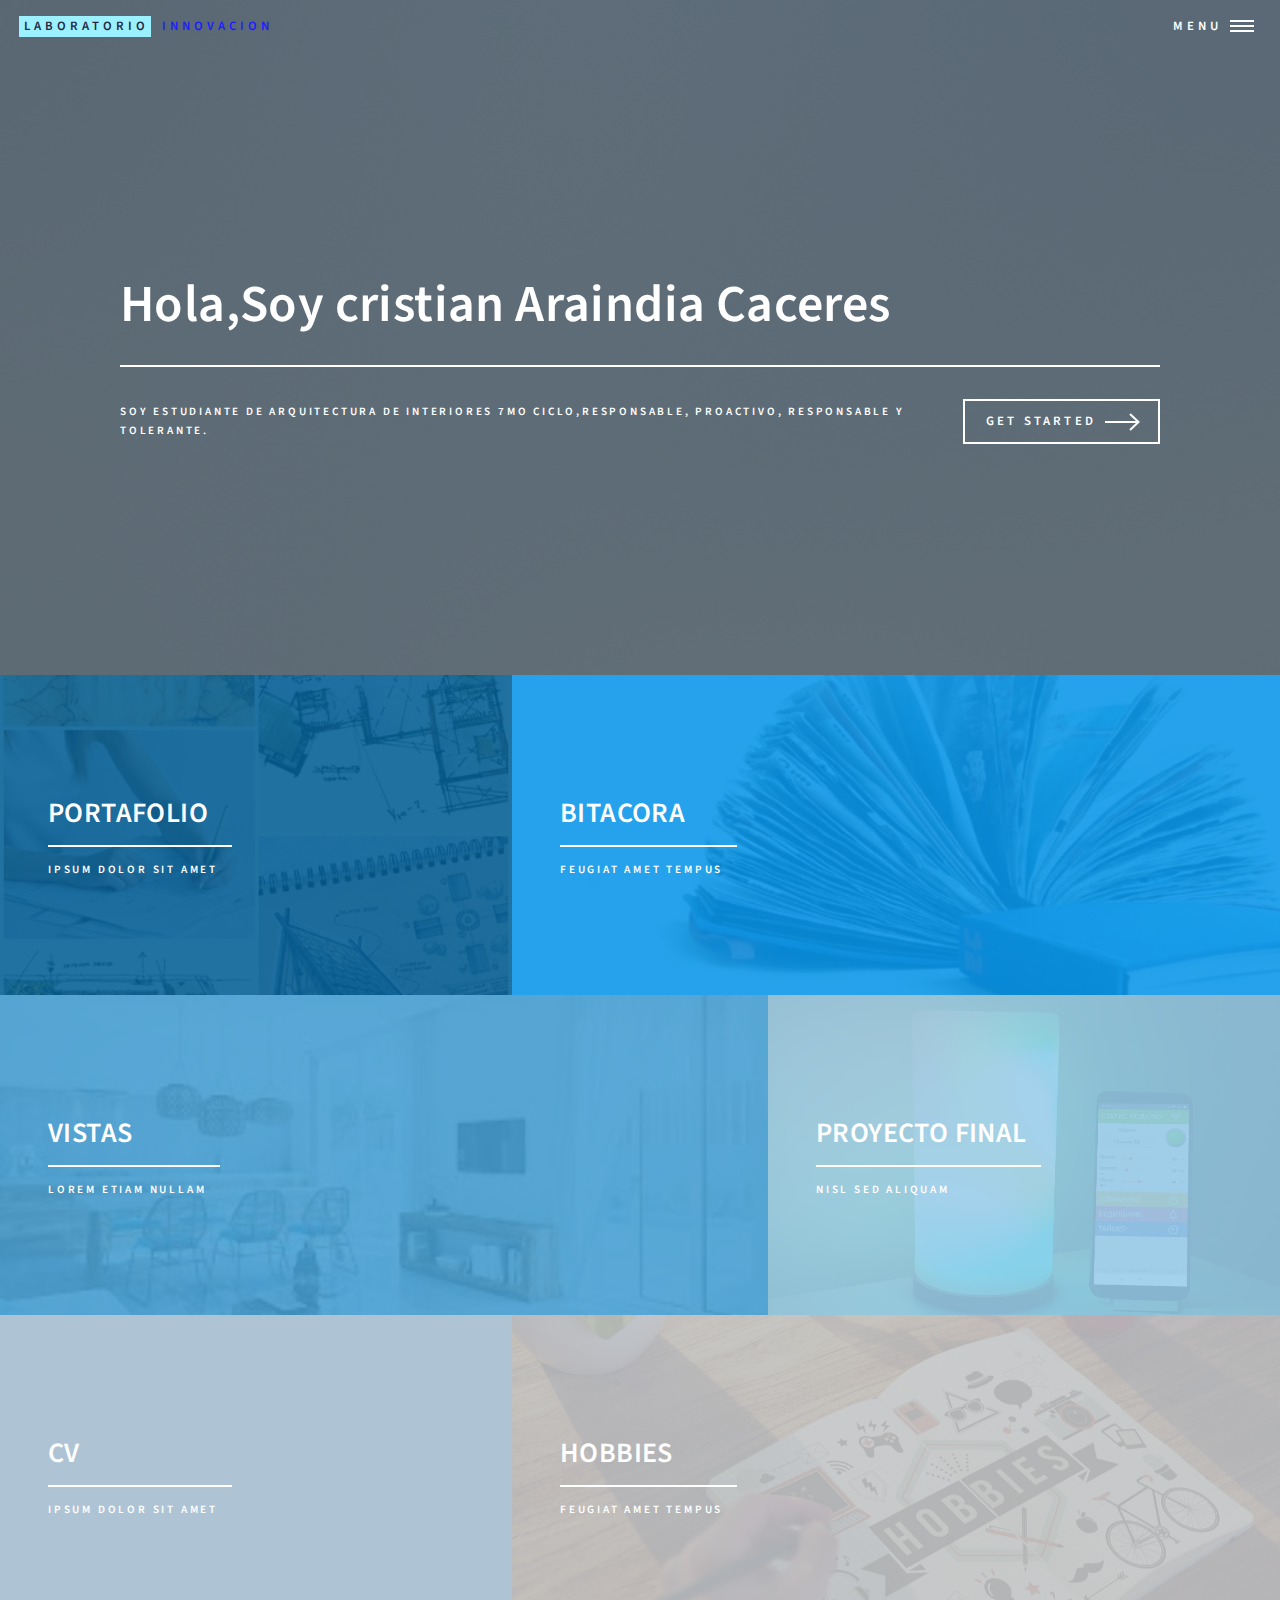
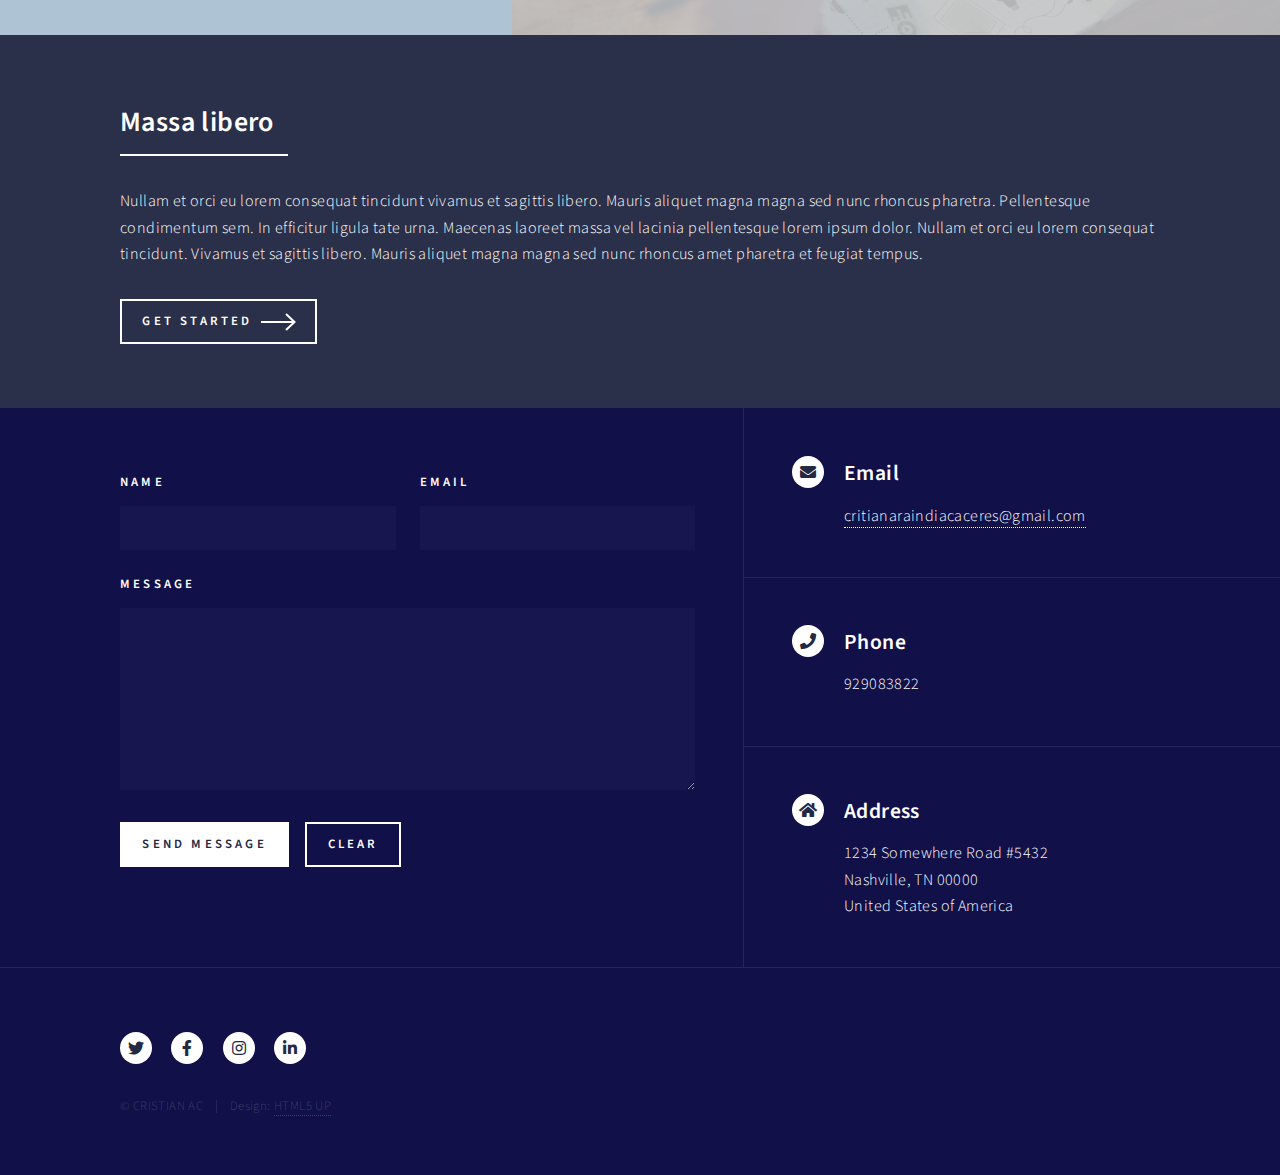
<file: index.html>
<!DOCTYPE HTML>
<!--
	Forty by HTML5 UP
	html5up.net | @ajlkn
	Free for personal and commercial use under the CCA 3.0 license (html5up.net/license)
-->
<html>
	<head>
		<title>Cristian Araindia Caceres</title>
		<meta charset="utf-8" />
		<meta name="viewport" content="width=device-width, initial-scale=1, user-scalable=no" />
		<link rel="stylesheet" href="assets/css/main.css" />
		<noscript><link rel="stylesheet" href="assets/css/noscript.css" /></noscript>
	</head>
	<body class="is-preload">

		<!-- Wrapper -->
			<div id="wrapper">

				<!-- Header -->
					<header id="header" class="alt">
						<a href="index.html" class="logo"><strong>LABORATORIO</strong> <span>INNOVACION</span></a>
						<nav>
							<a href="#menu">Menu</a>
						</nav>
					</header>

				<!-- Menu -->
					<nav id="menu">
						<ul class="links">
							<li><a href="index.html">Inicio</a></li>
							<li><a href="landing.html">Sobre mi</a></li>
							<li><a href="generic.html">Tareas</a></li>
							<li><a href="portafolio.html">Portafolio</a></li>
						</ul>
						<ul class="actions stacked">
							<li><a href="https://www.youtube.com/watch?v=dYMSlSlgDGk" class="button primary fit">VIDEO</a></li>
							<li><a href="#" class="button fit">Log In</a></li>
						</ul>
					</nav>

				<!-- Banner -->
					<section id="banner" class="major">
						<div class="inner">
							<header class="major">
								<h1>Hola,Soy cristian Araindia Caceres</h1>
							</header>
							<div class="content">
								<p>Soy estudiante de arquitectura de interiores 7mo ciclo,responsable, proactivo, responsable y tolerante.</p>
								<ul class="actions">
									<li><a href="#one" class="button next scrolly">Get Started</a></li>
								</ul>
							</div>
						</div>
					</section>

				<!-- Main -->
					<div id="main">

						<!-- One -->
							<section id="one" class="tiles">
								<article>
									<span class="image">
										<img src="images/portafolio.jpg" alt="" />
									</span>
									<header class="major">
										<h3><a href="portafolio.html" class="link">PORTAFOLIO</a></h3>
										<p>Ipsum dolor sit amet</p>
									</header>
								</article>
								<article>
									<span class="image">
										<img src="images/bitacora.jpg" alt="" />
									</span>
									<header class="major">
										<h3><a href="bitacora.html" class="link">BITACORA</a></h3>
										<p>feugiat amet tempus</p>
									</header>
								</article>
								<article>
									<span class="image">
										<img src="images/vistas.jfif" alt="" />
									</span>
									<header class="major">
										<h3><a href="portafolio.html" class="link">VISTAS</a></h3>
										<p>Lorem etiam nullam</p>
									</header>
								</article>
								<article>
									<span class="image">
										<img src="images/proyectofinal" alt="" />
									</span>
									<header class="major">
										<h3><a href="proyecto final.html" class="link">PROYECTO FINAL </a></h3>
										<p>Nisl sed aliquam</p>
									</header>
								</article>
								<article>
									<span class="image">
										<img src="images/Currículum .png" alt="" />
									</span>
									<header class="major">
										<h3><a href="curriculum.html" class="link">CV</a></h3>
										<p>Ipsum dolor sit amet</p>
									</header>
								</article>
								<article>
									<span class="image">
										<img src="images/hobbies.jpg.crdownload" alt="" />
									</span>
									<header class="major">
										<h3><a href="hobbies.html" class="link">HOBBIES</a></h3>
										<p>Feugiat amet tempus</p>
									</header>
								</article>
							</section>

						<!-- Two -->
							<section id="two">
								<div class="inner">
									<header class="major">
										<h2>Massa libero</h2>
									</header>
									<p>Nullam et orci eu lorem consequat tincidunt vivamus et sagittis libero. Mauris aliquet magna magna sed nunc rhoncus pharetra. Pellentesque condimentum sem. In efficitur ligula tate urna. Maecenas laoreet massa vel lacinia pellentesque lorem ipsum dolor. Nullam et orci eu lorem consequat tincidunt. Vivamus et sagittis libero. Mauris aliquet magna magna sed nunc rhoncus amet pharetra et feugiat tempus.</p>
									<ul class="actions">
										<li><a href="landing.html" class="button next">Get Started</a></li>
									</ul>
								</div>
							</section>

					</div>

				<!-- Contact -->
					<section id="contact">
						<div class="inner">
							<section>
								<form method="post" action="#">
									<div class="fields">
										<div class="field half">
											<label for="name">Name</label>
											<input type="text" name="name" id="name" />
										</div>
										<div class="field half">
											<label for="email">Email</label>
											<input type="text" name="email" id="email" />
										</div>
										<div class="field">
											<label for="message">Message</label>
											<textarea name="message" id="message" rows="6"></textarea>
										</div>
									</div>
									<ul class="actions">
										<li><input type="submit" value="Send Message" class="primary" /></li>
										<li><input type="reset" value="Clear" /></li>
									</ul>
								</form>
							</section>
							<section class="split">
								<section>
									<div class="contact-method">
										<span class="icon solid alt fa-envelope"></span>
										<h3>Email</h3>
										<a href="#">critianaraindiacaceres@gmail.com</a>
									</div>
								</section>
								<section>
									<div class="contact-method">
										<span class="icon solid alt fa-phone"></span>
										<h3>Phone</h3>
										<span>929083822</span>
									</div>
								</section>
								<section>
									<div class="contact-method">
										<span class="icon solid alt fa-home"></span>
										<h3>Address</h3>
										<span>1234 Somewhere Road #5432<br />
										Nashville, TN 00000<br />
										United States of America</span>
									</div>
								</section>
							</section>
						</div>
					</section>

				<!-- Footer -->
					<footer id="footer">
						<div class="inner">
							<ul class="icons">
								<li><a href="#" class="icon brands alt fa-twitter"><span class="label">Twitter</span></a></li>
								<li><a href="https://www.facebook.com/cristian.araindiacaceres/" class="icon brands alt fa-facebook-f"><span class="label">Facebook</span></a></li>
								<li><a href="https://www.instagram.com/cristiangui.ca/?hl=es" class="icon brands alt fa-instagram"><span class="label">Instagram</span></a></li>
							
								<li><a href="#" class="icon brands alt fa-linkedin-in"><span class="label">LinkedIn</span></a></li>
							</ul>
							<ul class="copyright">
								<li>&copy; CRISTIAN AC</li><li>Design: <a href="https://html5up.net">HTML5 UP</a></li>
							</ul>
						</div>
					</footer>

			</div>

		<!-- Scripts -->
			<script src="assets/js/jquery.min.js"></script>
			<script src="assets/js/jquery.scrolly.min.js"></script>
			<script src="assets/js/jquery.scrollex.min.js"></script>
			<script src="assets/js/browser.min.js"></script>
			<script src="assets/js/breakpoints.min.js"></script>
			<script src="assets/js/util.js"></script>
			<script src="assets/js/main.js"></script>

	</body>
</html>
</file>
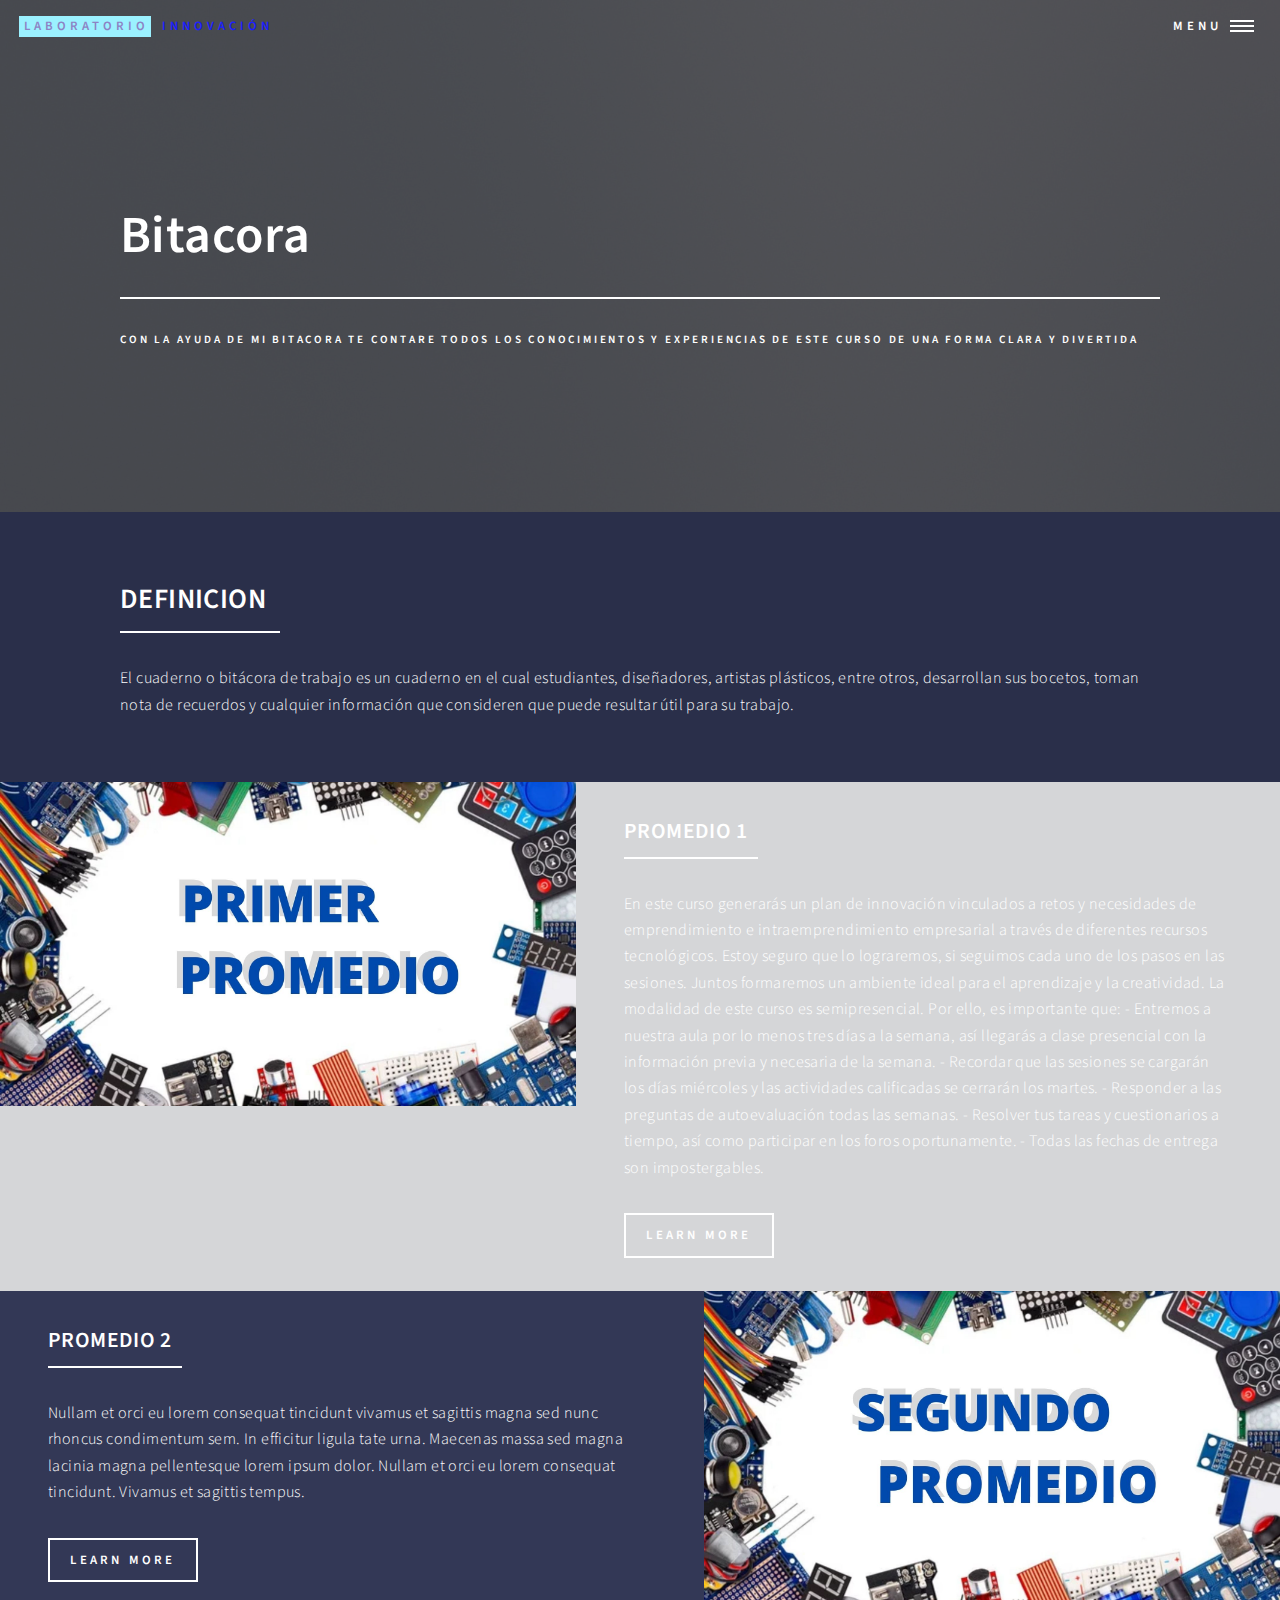
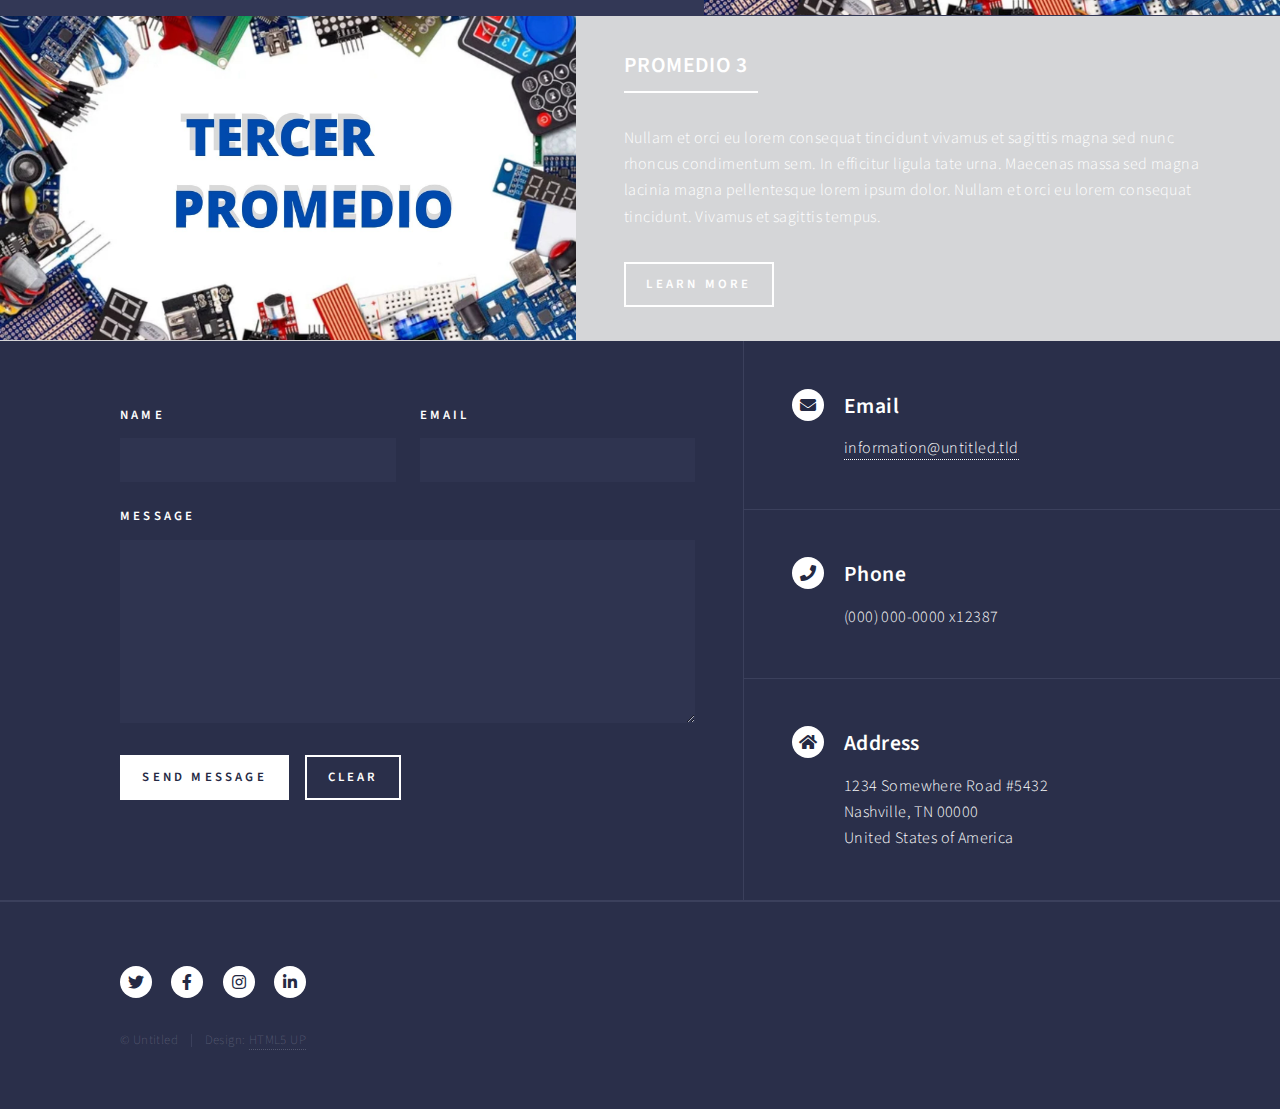
<file: bitacora.html>
<!DOCTYPE HTML>
<!--
	Forty by HTML5 UP
	html5up.net | @ajlkn
	Free for personal and commercial use under the CCA 3.0 license (html5up.net/license)
-->
<html>
	<head>
		<title>cristian araindia caceres</title>
		<meta charset="utf-8" />
		<meta name="viewport" content="width=device-width, initial-scale=1, user-scalable=no" />
		<link rel="stylesheet" href="assets/css/main.css" />
		<noscript><link rel="stylesheet" href="assets/css/noscript.css" /></noscript>
	</head>
	<body class="is-preload">

		<!-- Wrapper -->
			<div id="wrapper">

				<!-- Header -->
				<!-- Note: The "styleN" class below should match that of the banner element. -->
					<header id="header" class="alt style2">
						<a href="index.html" class="logo"><strong>Laboratorio</strong> <span>Innovación</span></a>
						<nav>
							<a href="#menu">Menu</a>
						</nav>
					</header>

				<!-- Menu -->
					<nav id="menu">
						<ul class="links">
							<li><a href="index.html">Inicio</a></li>
							<li><a href="landing.html">Sobre mi</a></li>
							<li><a href="generic.html">Tareas</a></li>
							<li><a href="elements.html">PORTAFOLIO</a></li>
						</ul>
						<ul class="actions stacked">
							<li><a href="#" class="button primary fit">Get Started</a></li>
							<li><a href="#" class="button fit">Log In</a></li>
						</ul>
					</nav>

				<!-- Banner -->
				<!-- Note: The "styleN" class below should match that of the header element. -->
					<section id="banner" class="style2">
						<div class="inner">
							<span class="image">
								<img src="images/pic07.jpg" alt="" />
							</span>
							<header class="major">
								<h1>Bitacora</h1>
							</header>
							<div class="content">
								<p>con la ayuda de mi bitacora te contare todos los conocimientos y experiencias de este curso de una forma clara y divertida</p>
							</div>
						</div>
					</section>

				<!-- Main -->
					<div id="main">

						<!-- One -->
							<section id="one">
								<div class="inner">
									<header class="major">
										<h2>DEFINICION</h2>
									</header>
									<p>El cuaderno o bitácora de trabajo es un cuaderno en el cual estudiantes, diseñadores, artistas plásticos, entre otros, desarrollan sus bocetos, toman nota de recuerdos y cualquier información que consideren que puede resultar útil para su trabajo.</p>
								</div>
							</section>

						<!-- Two -->
							<section id="two" class="spotlights">
								<section>
									<a href="generic.html" class="image">
										<img src="images/PRIMERPROMEDIO.jpg" alt="" data-position="center center" />
									</a>
									<div class="content">
										<div class="inner">
											<header class="major">
												<h3>PROMEDIO 1</h3>
											</header>
											<p>En este curso generarás un plan de innovación vinculados a retos y necesidades de emprendimiento e intraemprendimiento empresarial a través de diferentes recursos tecnológicos.

												Estoy seguro que lo lograremos, si seguimos cada uno de los pasos en las sesiones. Juntos formaremos un ambiente ideal para el aprendizaje y la creatividad.
												
												La modalidad de este curso es semipresencial. Por ello, es importante que:
												
												- Entremos a nuestra aula por lo menos tres días a la semana, así llegarás a clase presencial con la información previa y necesaria de la semana.
												
												- Recordar que las sesiones se cargarán los días miércoles y las actividades calificadas se cerrarán los martes.
												
												- Responder a las preguntas de autoevaluación todas las semanas.
												
												- Resolver tus tareas y cuestionarios a tiempo, así como participar en los foros oportunamente.
												
												- Todas las fechas de entrega son impostergables.</p>
											<ul class="actions">
												<li><a href="https://www.canva.com/design/DAE8AIEZYTY/R68CCFGl70tJdlHl2EDi-g/edit" class="button">Learn more</a></li>
											</ul>
										</div>
									</div>
								</section>
								<section>
									<a href="generic.html" class="image">
										<img src="images/SEGUNDOPROMEDIO.jpg" alt="" data-position="top center" />
									</a>
									<div class="content">
										<div class="inner">
											<header class="major">
												<h3> PROMEDIO 2</h3>
											</header>
											<p>Nullam et orci eu lorem consequat tincidunt vivamus et sagittis magna sed nunc rhoncus condimentum sem. In efficitur ligula tate urna. Maecenas massa sed magna lacinia magna pellentesque lorem ipsum dolor. Nullam et orci eu lorem consequat tincidunt. Vivamus et sagittis tempus.</p>
											<ul class="actions">
												<li><a href="generic.html" class="button">Learn more</a></li>
											</ul>
										</div>
									</div>
								</section>
								<section>
									<a href="generic.html" class="image">
										<img src="images/TERCERPROMEDIO.jpg" alt="" data-position="25% 25%" />
									</a>
									<div class="content">
										<div class="inner">
											<header class="major">
												<h3>PROMEDIO 3</h3>
											</header>
											<p>Nullam et orci eu lorem consequat tincidunt vivamus et sagittis magna sed nunc rhoncus condimentum sem. In efficitur ligula tate urna. Maecenas massa sed magna lacinia magna pellentesque lorem ipsum dolor. Nullam et orci eu lorem consequat tincidunt. Vivamus et sagittis tempus.</p>
											<ul class="actions">
												<li><a href="generic.html" class="button">Learn more</a></li>
											</ul>
										</div>
									</div>
								</section>
							</section>

						
				<!-- Contact -->
					<section id="contact">
						<div class="inner">
							<section>
								<form method="post" action="#">
									<div class="fields">
										<div class="field half">
											<label for="name">Name</label>
											<input type="text" name="name" id="name" />
										</div>
										<div class="field half">
											<label for="email">Email</label>
											<input type="text" name="email" id="email" />
										</div>
										<div class="field">
											<label for="message">Message</label>
											<textarea name="message" id="message" rows="6"></textarea>
										</div>
									</div>
									<ul class="actions">
										<li><input type="submit" value="Send Message" class="primary" /></li>
										<li><input type="reset" value="Clear" /></li>
									</ul>
								</form>
							</section>
							<section class="split">
								<section>
									<div class="contact-method">
										<span class="icon solid alt fa-envelope"></span>
										<h3>Email</h3>
										<a href="#">information@untitled.tld</a>
									</div>
								</section>
								<section>
									<div class="contact-method">
										<span class="icon solid alt fa-phone"></span>
										<h3>Phone</h3>
										<span>(000) 000-0000 x12387</span>
									</div>
								</section>
								<section>
									<div class="contact-method">
										<span class="icon solid alt fa-home"></span>
										<h3>Address</h3>
										<span>1234 Somewhere Road #5432<br />
										Nashville, TN 00000<br />
										United States of America</span>
									</div>
								</section>
							</section>
						</div>
					</section>

				<!-- Footer -->
					<footer id="footer">
						<div class="inner">
							<ul class="icons">
								<li><a href="#" class="icon brands alt fa-twitter"><span class="label">Twitter</span></a></li>
								<li><a href="https://www.facebook.com/cristian.araindiacaceres/" class="icon brands alt fa-facebook-f"><span class="label">Facebook</span></a></li>
								<li><a href="https://www.instagram.com/cristiangui.ca/?hl=es" class="icon brands alt fa-instagram"><span class="label">Instagram</span></a></li>
							
								<li><a href="#" class="icon brands alt fa-linkedin-in"><span class="label">LinkedIn</span></a></li>
							</ul>
							<ul class="copyright">
								<li>&copy; Untitled</li><li>Design: <a href="https://html5up.net">HTML5 UP</a></li>
							</ul>
						</div>
					</footer>

			</div>

		<!-- Scripts -->
			<script src="assets/js/jquery.min.js"></script>
			<script src="assets/js/jquery.scrolly.min.js"></script>
			<script src="assets/js/jquery.scrollex.min.js"></script>
			<script src="assets/js/browser.min.js"></script>
			<script src="assets/js/breakpoints.min.js"></script>
			<script src="assets/js/util.js"></script>
			<script src="assets/js/main.js"></script>

	</body>
</html>
</file>
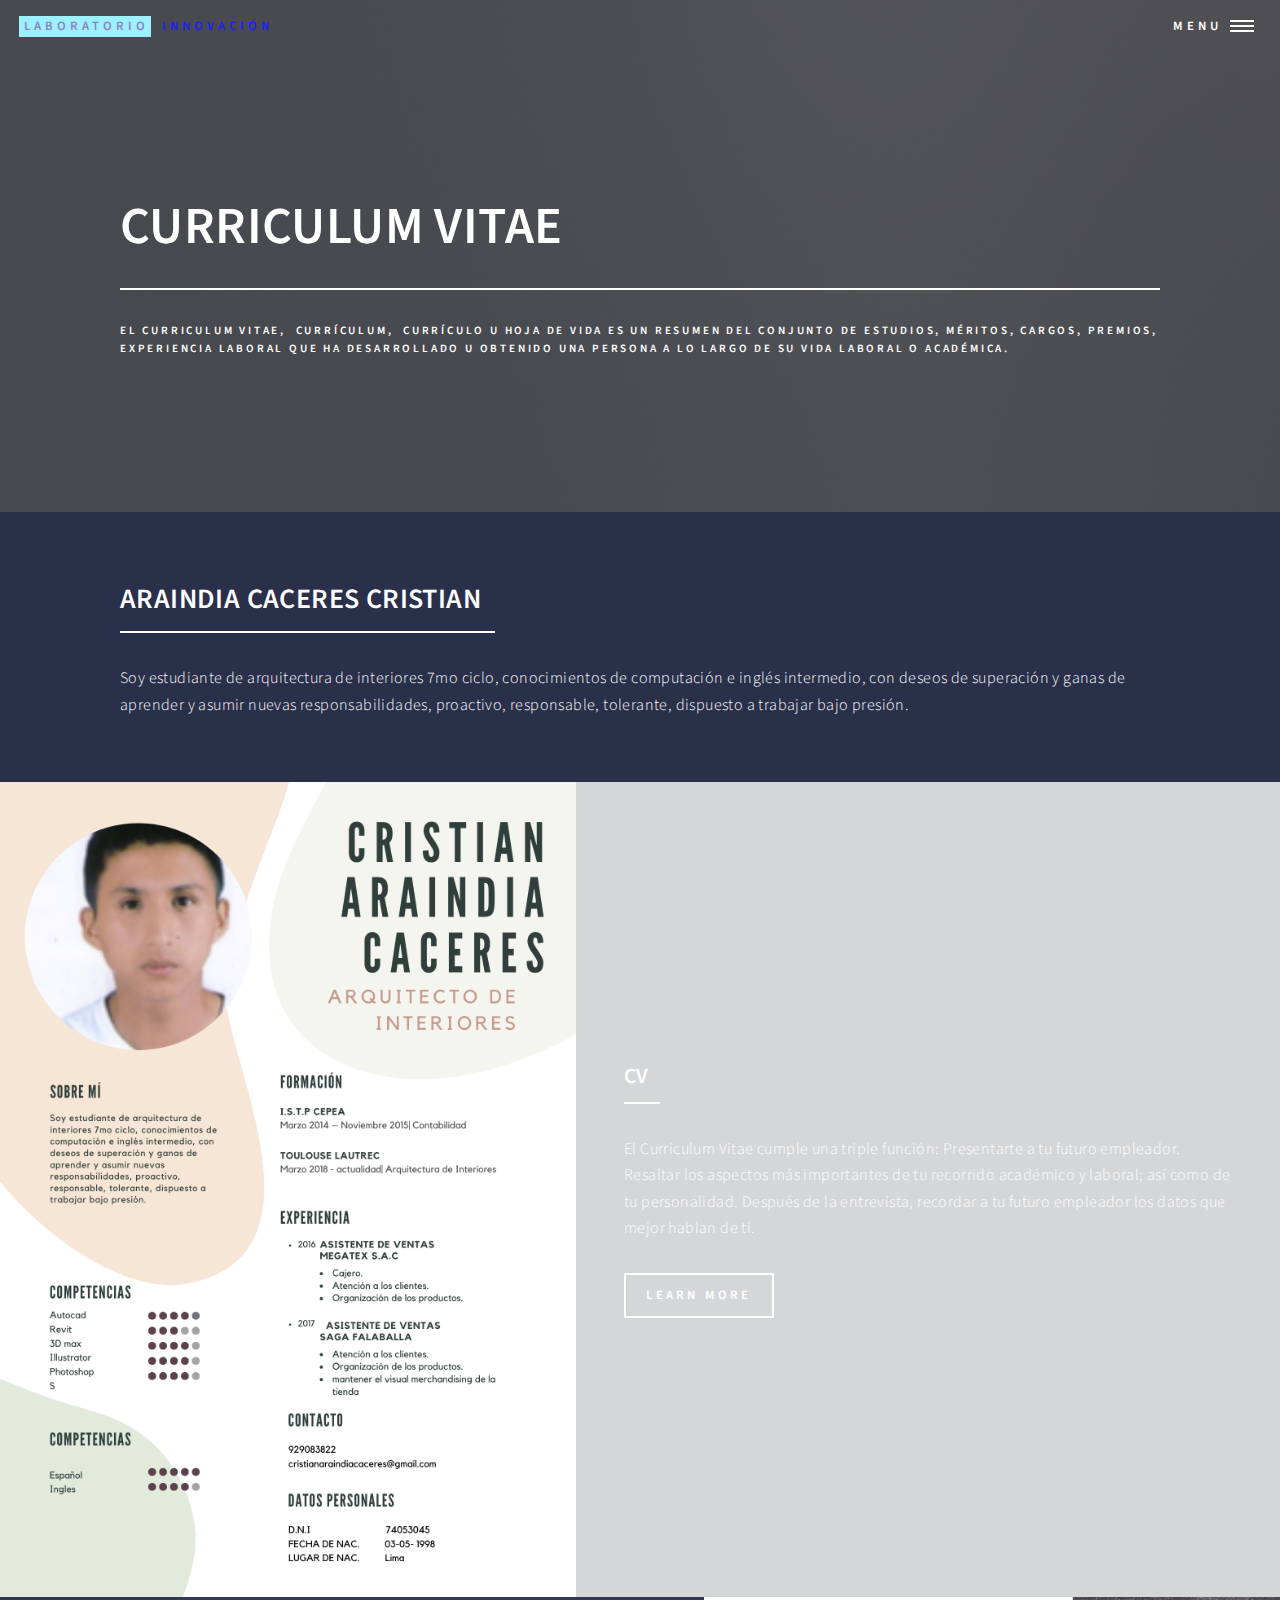
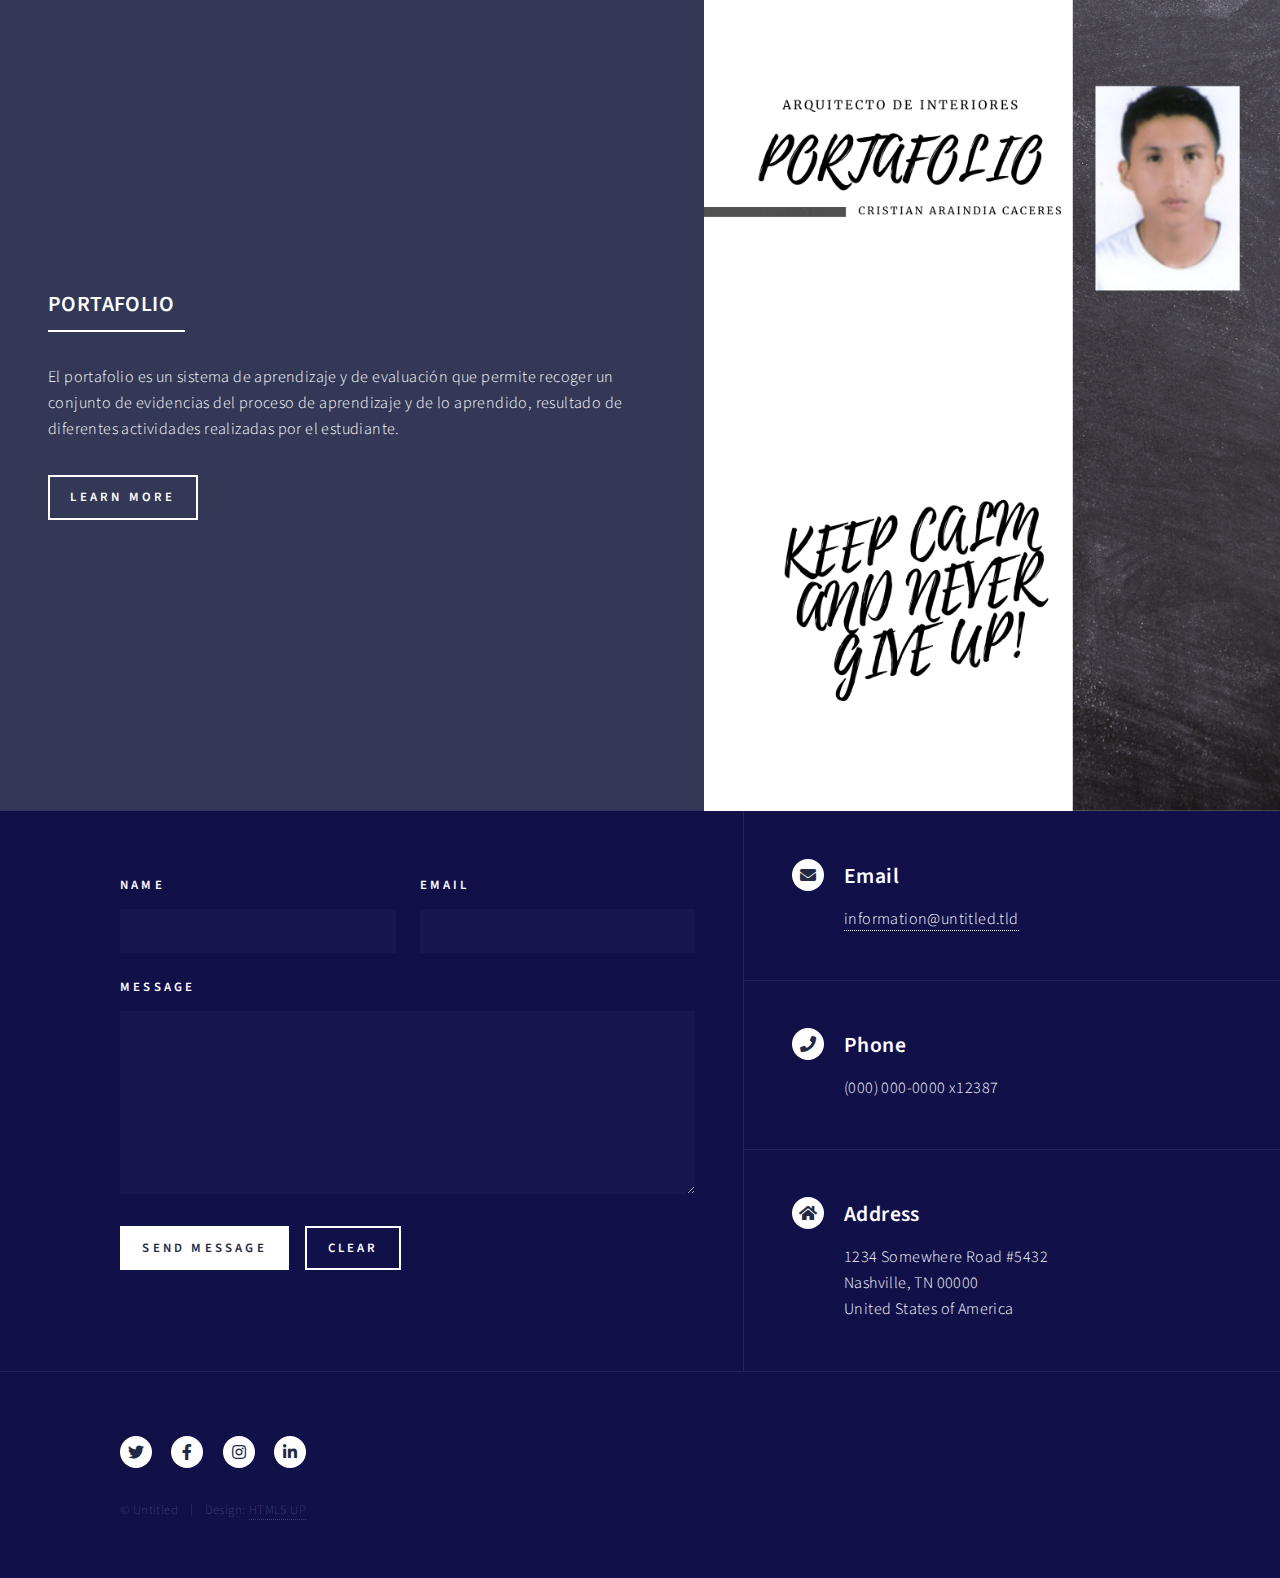
<file: curriculum.html>
<!DOCTYPE HTML>
<!--
	Forty by HTML5 UP
	html5up.net | @ajlkn
	Free for personal and commercial use under the CCA 3.0 license (html5up.net/license)
-->
<html>
	<head>
		<title>cristian araindia caceres</title>
		<meta charset="utf-8" />
		<meta name="viewport" content="width=device-width, initial-scale=1, user-scalable=no" />
		<link rel="stylesheet" href="assets/css/main.css" />
		<noscript><link rel="stylesheet" href="assets/css/noscript.css" /></noscript>
	</head>
	<body class="is-preload">

		<!-- Wrapper -->
			<div id="wrapper">

				<!-- Header -->
				<!-- Note: The "styleN" class below should match that of the banner element. -->
					<header id="header" class="alt style2">
						<a href="index.html" class="logo"><strong>Laboratorio</strong> <span>Innovación</span></a>
						<nav>
							<a href="#menu">Menu</a>
						</nav>
					</header>

				<!-- Menu -->
					<nav id="menu">
						<ul class="links">
							<li><a href="index.html">Inicio</a></li>
							<li><a href="landing.html">Sobre mi</a></li>
							<li><a href="generic.html">Tareas</a></li>
							<li><a href="elements.html">PORTAFOLIO</a></li>
						</ul>
						<ul class="actions stacked">
							<li><a href="#" class="button primary fit">Get Started</a></li>
							<li><a href="#" class="button fit">Log In</a></li>
						</ul>
					</nav>

				<!-- Banner -->
				<!-- Note: The "styleN" class below should match that of the header element. -->
					<section id="banner" class="style2">
						<div class="inner">
							<span class="image">
								<img src="images/pic07.jpg" alt="" />
							</span>
							<header class="major">
								<h1>CURRICULUM VITAE</h1>
							</header>
							<div class="content">
								<p>El curriculum vitae, ​​​ currículum, ​​ currículo​ u hoja de vida es un resumen del conjunto de estudios, méritos, cargos, premios, experiencia laboral que ha desarrollado u obtenido una persona a lo largo de su vida laboral o académica.</p>
							</div>
						</div>
					</section>

				<!-- Main -->
					<div id="main">

						<!-- One -->
							<section id="one">
								<div class="inner">
									<header class="major">
										<h2>ARAINDIA CACERES CRISTIAN</h2>
									</header>
									<p>Soy estudiante de arquitectura de interiores 7mo ciclo, conocimientos de computación e inglés intermedio, con deseos de superación y ganas de aprender y asumir nuevas responsabilidades, proactivo, responsable, tolerante, dispuesto a trabajar bajo presión.</p>
								</div>
							</section>

						<!-- Two -->
							<section id="two" class="spotlights">
								<section>
									<a href="https://www.canva.com/design/DAEqMDtwCus/0Pl_8h2vgJZtBOBdOhCaNg/edit" class="image">
										<img src="images/Currículum .png" alt="" data-position="center center" />
									</a>
									<div class="content">
										<div class="inner">
											<header class="major">
												<h3>CV</h3>
											</header>
											<p>
												El Curriculum Vitae cumple una triple función: Presentarte a tu futuro empleador. Resaltar los aspectos más importantes de tu recorrido académico y laboral; así como de tu personalidad. Después de la entrevista, recordar a tu futuro empleador los datos que mejor hablan de ti.</p>
											<ul class="actions">
												<li><a href="https://www.canva.com/design/DAEqMDtwCus/0Pl_8h2vgJZtBOBdOhCaNg/edit" class="button">Learn more</a></li>
											</ul>
										</div>
									</div>
								</section>
								<section>
									<a href="https://www.canva.com/design/DAEqMDtwCus/0Pl_8h2vgJZtBOBdOhCaNg/edit" class="image">
										<img src="images/porta.png" alt="" data-position="top center" />
									</a>
									<div class="content">
										<div class="inner">
											<header class="major">
												<h3>PORTAFOLIO</h3>
											</header>
											<p>El portafolio es un sistema de aprendizaje y de evaluación que permite recoger un conjunto de evidencias del proceso de aprendizaje y de lo aprendido, resultado de diferentes actividades realizadas por el estudiante.</p>
											<ul class="actions">
												<li><a href="https://www.canva.com/design/DAEqMDtwCus/0Pl_8h2vgJZtBOBdOhCaNg/edit" class="button">Learn more</a></li>
											</ul>
										</div>
									</div>
								</section>
								<section>
									

					</div>

				<!-- Contact -->
					<section id="contact">
						<div class="inner">
							<section>
								<form method="post" action="#">
									<div class="fields">
										<div class="field half">
											<label for="name">Name</label>
											<input type="text" name="name" id="name" />
										</div>
										<div class="field half">
											<label for="email">Email</label>
											<input type="text" name="email" id="email" />
										</div>
										<div class="field">
											<label for="message">Message</label>
											<textarea name="message" id="message" rows="6"></textarea>
										</div>
									</div>
									<ul class="actions">
										<li><input type="submit" value="Send Message" class="primary" /></li>
										<li><input type="reset" value="Clear" /></li>
									</ul>
								</form>
							</section>
							<section class="split">
								<section>
									<div class="contact-method">
										<span class="icon solid alt fa-envelope"></span>
										<h3>Email</h3>
										<a href="#">information@untitled.tld</a>
									</div>
								</section>
								<section>
									<div class="contact-method">
										<span class="icon solid alt fa-phone"></span>
										<h3>Phone</h3>
										<span>(000) 000-0000 x12387</span>
									</div>
								</section>
								<section>
									<div class="contact-method">
										<span class="icon solid alt fa-home"></span>
										<h3>Address</h3>
										<span>1234 Somewhere Road #5432<br />
										Nashville, TN 00000<br />
										United States of America</span>
									</div>
								</section>
							</section>
						</div>
					</section>

				<!-- Footer -->
					<footer id="footer">
						<div class="inner">
							<ul class="icons">
								<li><a href="#" class="icon brands alt fa-twitter"><span class="label">Twitter</span></a></li>
								<li><a href="https://www.facebook.com/cristian.araindiacaceres/" class="icon brands alt fa-facebook-f"><span class="label">Facebook</span></a></li>
								<li><a href="https://www.instagram.com/cristiangui.ca/?hl=es" class="icon brands alt fa-instagram"><span class="label">Instagram</span></a></li>
							
								<li><a href="#" class="icon brands alt fa-linkedin-in"><span class="label">LinkedIn</span></a></li>
							</ul>
							</ul>
							<ul class="copyright">
								<li>&copy; Untitled</li><li>Design: <a href="https://html5up.net">HTML5 UP</a></li>
							</ul>
						</div>
					</footer>

			</div>

		<!-- Scripts -->
			<script src="assets/js/jquery.min.js"></script>
			<script src="assets/js/jquery.scrolly.min.js"></script>
			<script src="assets/js/jquery.scrollex.min.js"></script>
			<script src="assets/js/browser.min.js"></script>
			<script src="assets/js/breakpoints.min.js"></script>
			<script src="assets/js/util.js"></script>
			<script src="assets/js/main.js"></script>

	</body>
</html>
</file>
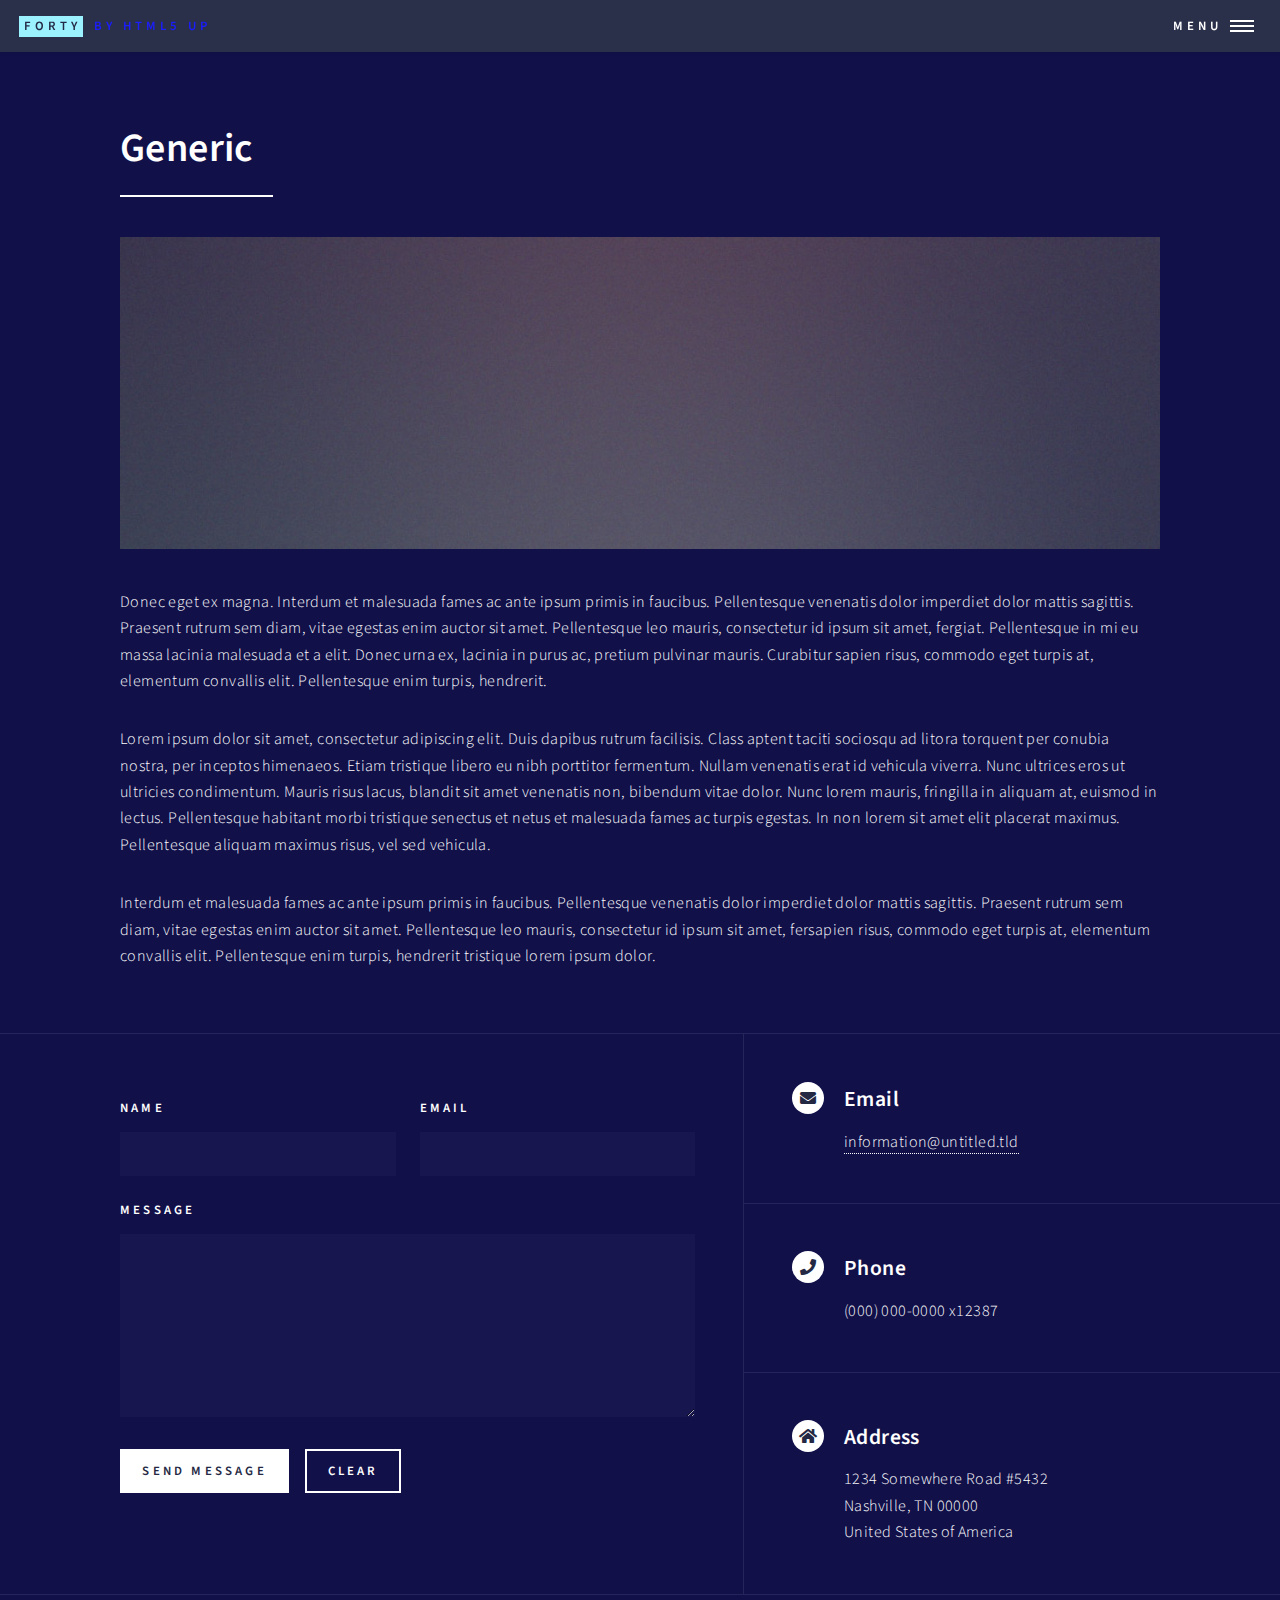
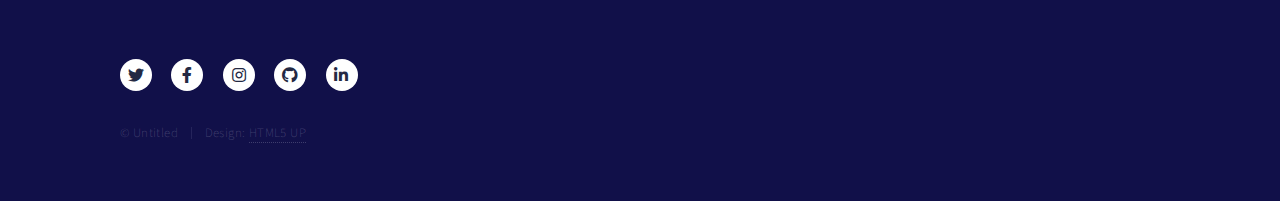
<file: generic.html>
<!DOCTYPE HTML>
<!--
	Forty by HTML5 UP
	html5up.net | @ajlkn
	Free for personal and commercial use under the CCA 3.0 license (html5up.net/license)
-->
<html>
	<head>
		<title>Generic - Forty by HTML5 UP</title>
		<meta charset="utf-8" />
		<meta name="viewport" content="width=device-width, initial-scale=1, user-scalable=no" />
		<link rel="stylesheet" href="assets/css/main.css" />
		<noscript><link rel="stylesheet" href="assets/css/noscript.css" /></noscript>
	</head>
	<body class="is-preload">

		<!-- Wrapper -->
			<div id="wrapper">

				<!-- Header -->
					<header id="header">
						<a href="index.html" class="logo"><strong>Forty</strong> <span>by HTML5 UP</span></a>
						<nav>
							<a href="#menu">Menu</a>
						</nav>
					</header>

				<!-- Menu -->
					<nav id="menu">
						<ul class="links">
							<li><a href="index.html">Inicio</a></li>
							<li><a href="landing.html">Sobre mi</a></li>
							<li><a href="generic.html">Tareas</a></li>
							<li><a href="elements.html">PORTAFOLIO</a></li>
						</ul>
						<ul class="actions stacked">
							<li><a href="#" class="button primary fit">Get Started</a></li>
							<li><a href="#" class="button fit">Log In</a></li>
						</ul>
					</nav>

				<!-- Main -->
					<div id="main" class="alt">

						<!-- One -->
							<section id="one">
								<div class="inner">
									<header class="major">
										<h1>Generic</h1>
									</header>
									<span class="image main"><img src="images/pic11.jpg" alt="" /></span>
									<p>Donec eget ex magna. Interdum et malesuada fames ac ante ipsum primis in faucibus. Pellentesque venenatis dolor imperdiet dolor mattis sagittis. Praesent rutrum sem diam, vitae egestas enim auctor sit amet. Pellentesque leo mauris, consectetur id ipsum sit amet, fergiat. Pellentesque in mi eu massa lacinia malesuada et a elit. Donec urna ex, lacinia in purus ac, pretium pulvinar mauris. Curabitur sapien risus, commodo eget turpis at, elementum convallis elit. Pellentesque enim turpis, hendrerit.</p>
									<p>Lorem ipsum dolor sit amet, consectetur adipiscing elit. Duis dapibus rutrum facilisis. Class aptent taciti sociosqu ad litora torquent per conubia nostra, per inceptos himenaeos. Etiam tristique libero eu nibh porttitor fermentum. Nullam venenatis erat id vehicula viverra. Nunc ultrices eros ut ultricies condimentum. Mauris risus lacus, blandit sit amet venenatis non, bibendum vitae dolor. Nunc lorem mauris, fringilla in aliquam at, euismod in lectus. Pellentesque habitant morbi tristique senectus et netus et malesuada fames ac turpis egestas. In non lorem sit amet elit placerat maximus. Pellentesque aliquam maximus risus, vel sed vehicula.</p>
									<p>Interdum et malesuada fames ac ante ipsum primis in faucibus. Pellentesque venenatis dolor imperdiet dolor mattis sagittis. Praesent rutrum sem diam, vitae egestas enim auctor sit amet. Pellentesque leo mauris, consectetur id ipsum sit amet, fersapien risus, commodo eget turpis at, elementum convallis elit. Pellentesque enim turpis, hendrerit tristique lorem ipsum dolor.</p>
								</div>
							</section>

					</div>

				<!-- Contact -->
					<section id="contact">
						<div class="inner">
							<section>
								<form method="post" action="#">
									<div class="fields">
										<div class="field half">
											<label for="name">Name</label>
											<input type="text" name="name" id="name" />
										</div>
										<div class="field half">
											<label for="email">Email</label>
											<input type="text" name="email" id="email" />
										</div>
										<div class="field">
											<label for="message">Message</label>
											<textarea name="message" id="message" rows="6"></textarea>
										</div>
									</div>
									<ul class="actions">
										<li><input type="submit" value="Send Message" class="primary" /></li>
										<li><input type="reset" value="Clear" /></li>
									</ul>
								</form>
							</section>
							<section class="split">
								<section>
									<div class="contact-method">
										<span class="icon solid alt fa-envelope"></span>
										<h3>Email</h3>
										<a href="#">information@untitled.tld</a>
									</div>
								</section>
								<section>
									<div class="contact-method">
										<span class="icon solid alt fa-phone"></span>
										<h3>Phone</h3>
										<span>(000) 000-0000 x12387</span>
									</div>
								</section>
								<section>
									<div class="contact-method">
										<span class="icon solid alt fa-home"></span>
										<h3>Address</h3>
										<span>1234 Somewhere Road #5432<br />
										Nashville, TN 00000<br />
										United States of America</span>
									</div>
								</section>
							</section>
						</div>
					</section>

				<!-- Footer -->
					<footer id="footer">
						<div class="inner">
							<ul class="icons">
								<li><a href="#" class="icon brands alt fa-twitter"><span class="label">Twitter</span></a></li>
								<li><a href="#" class="icon brands alt fa-facebook-f"><span class="label">Facebook</span></a></li>
								<li><a href="#" class="icon brands alt fa-instagram"><span class="label">Instagram</span></a></li>
								<li><a href="#" class="icon brands alt fa-github"><span class="label">GitHub</span></a></li>
								<li><a href="#" class="icon brands alt fa-linkedin-in"><span class="label">LinkedIn</span></a></li>
							</ul>
							<ul class="copyright">
								<li>&copy; Untitled</li><li>Design: <a href="https://html5up.net">HTML5 UP</a></li>
							</ul>
						</div>
					</footer>

			</div>

		<!-- Scripts -->
			<script src="assets/js/jquery.min.js"></script>
			<script src="assets/js/jquery.scrolly.min.js"></script>
			<script src="assets/js/jquery.scrollex.min.js"></script>
			<script src="assets/js/browser.min.js"></script>
			<script src="assets/js/breakpoints.min.js"></script>
			<script src="assets/js/util.js"></script>
			<script src="assets/js/main.js"></script>

	</body>
</html>
</file>
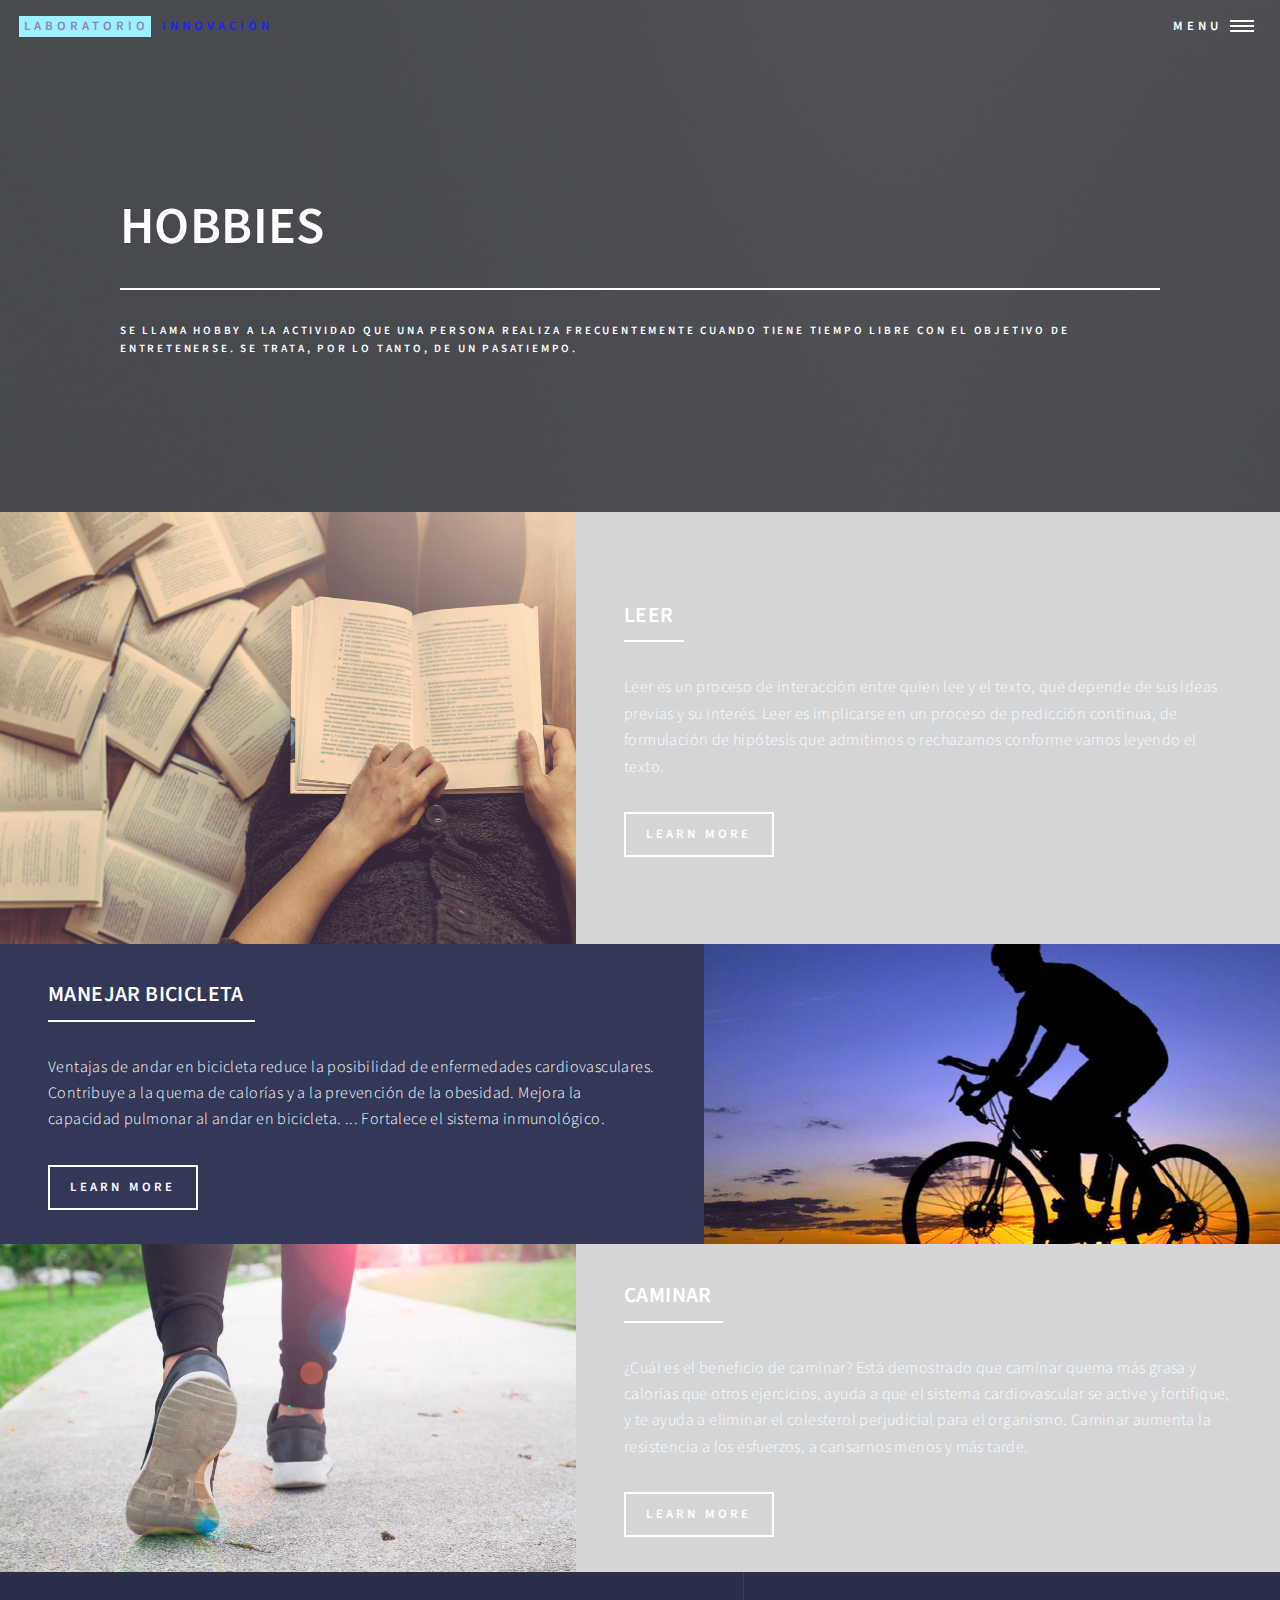
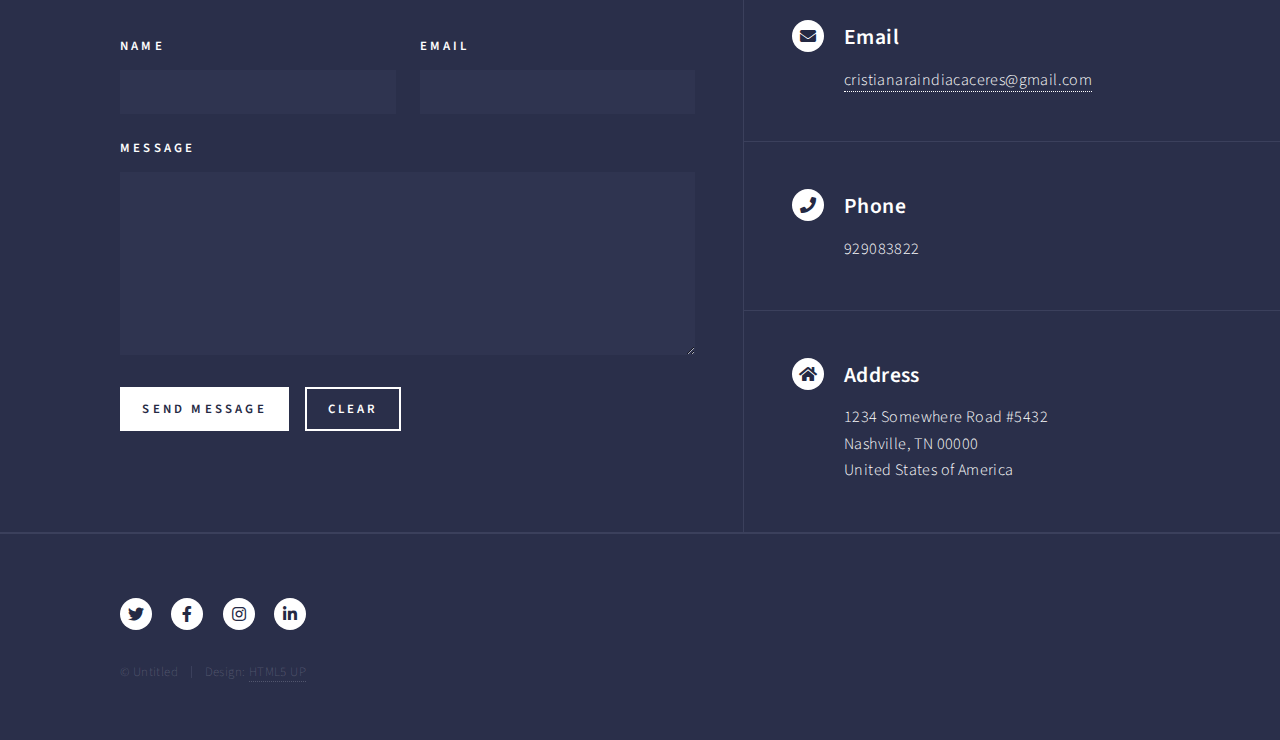
<file: hobbies.html>
<!DOCTYPE HTML>
<!--
	Forty by HTML5 UP
	html5up.net | @ajlkn
	Free for personal and commercial use under the CCA 3.0 license (html5up.net/license)
-->
<html>
	<head>
		<title>cristian araindia caceres</title>
		<meta charset="utf-8" />
		<meta name="viewport" content="width=device-width, initial-scale=1, user-scalable=no" />
		<link rel="stylesheet" href="assets/css/main.css" />
		<noscript><link rel="stylesheet" href="assets/css/noscript.css" /></noscript>
	</head>
	<body class="is-preload">

		<!-- Wrapper -->
			<div id="wrapper">

				<!-- Header -->
				<!-- Note: The "styleN" class below should match that of the banner element. -->
					<header id="header" class="alt style2">
						<a href="index.html" class="logo"><strong>Laboratorio</strong> <span>Innovación</span></a>
						<nav>
							<a href="#menu">Menu</a>
						</nav>
					</header>

				<!-- Menu -->
					<nav id="menu">
						<ul class="links">
							<li><a href="index.html">Inicio</a></li>
							<li><a href="landing.html">Sobre mi</a></li>
							<li><a href="generic.html">Tareas</a></li>
							<li><a href="elements.html">PORTAFOLIO</a></li>
						</ul>
						<ul class="actions stacked">
							<li><a href="#" class="button primary fit">Get Started</a></li>
							<li><a href="#" class="button fit">Log In</a></li>
						</ul>
					</nav>

				<!-- Banner -->
				<!-- Note: The "styleN" class below should match that of the header element. -->
					<section id="banner" class="style2">
						<div class="inner">
							<span class="image">
								<img src="images/pic07.jpg" alt="" />
							</span>
							<header class="major">
								<h1>HOBBIES</h1>
							</header>
							<div class="content">
								<p>Se llama hobby a la actividad que una persona realiza frecuentemente cuando tiene tiempo libre con el objetivo de entretenerse. Se trata, por lo tanto, de un pasatiempo.</p>
							</div>
						</div>
					</section>

				<!-- Main -->
					<div id="main">

						

						<!-- Two -->
							<section id="two" class="spotlights">
								<section>
									<a href="https://www.youtube.com/watch?v=OUPREg9FTIc" class="image">
										<img src="images/leer.jpg" alt="" data-position="center center" />
									</a>
									<div class="content">
										<div class="inner">
											<header class="major">
												<h3>LEER</h3>
											</header>
											<p>
												Leer es un proceso de interacción entre quien lee y el texto, que depende de sus ideas previas y su interés. Leer es implicarse en un proceso de predicción continua, de formulación de hipótesis que admitimos o rechazamos conforme vamos leyendo el texto.</p>
											<ul class="actions">
												<li><a href="https://www.youtube.com/watch?v=OUPREg9FTIc" class="button">Learn more</a></li>
											</ul>
										</div>
									</div>
								</section>
								<section>
									<a href="https://www.youtube.com/watch?v=-TaHV3Ziw_A" class="image">
										<img src="images/bicycle.jpg" alt="" data-position="top center" />
									</a>
									<div class="content">
										<div class="inner">
											<header class="major">
												<h3>MANEJAR BICICLETA</h3>
											</header>
											<p>Ventajas de andar en bicicleta reduce la posibilidad de enfermedades cardiovasculares.
												Contribuye a la quema de calorías y a la prevención de la obesidad. 
												Mejora la capacidad pulmonar al andar en bicicleta. ...
												Fortalece el sistema inmunológico.</p>
											<ul class="actions">
												<li><a href="https://www.youtube.com/watch?v=-TaHV3Ziw_A" class="button">Learn more</a></li>
											</ul>
										</div>
									</div>
								</section>
								<section>
									<a href="https://www.youtube.com/watch?v=_YDuhvagHJs" class="image">
										<img src="images/caminar.jpg" alt="" data-position="25% 25%" />
									</a>
									<div class="content">
										<div class="inner">
											<header class="major">
												<h3>CAMINAR</h3>
											</header>
											<p>¿Cuál es el beneficio de caminar?
												Está demostrado que caminar quema más grasa y calorías que otros ejercicios, ayuda a que el sistema cardiovascular se active y fortifique, y te ayuda a eliminar el colesterol perjudicial para el organismo. Caminar aumenta la resistencia a los esfuerzos, a cansarnos menos y más tarde.</p>
											<ul class="actions">
												<li><a href="https://www.youtube.com/watch?v=_YDuhvagHJs" class="button">Learn more</a></li>
											</ul>
										</div>
									</div>
								</section>
							</section>

						

				<!-- Contact -->
					<section id="contact">
						<div class="inner">
							<section>
								<form method="post" action="#">
									<div class="fields">
										<div class="field half">
											<label for="name">Name</label>
											<input type="text" name="name" id="name" />
										</div>
										<div class="field half">
											<label for="email">Email</label>
											<input type="text" name="email" id="email" />
										</div>
										<div class="field">
											<label for="message">Message</label>
											<textarea name="message" id="message" rows="6"></textarea>
										</div>
									</div>
									<ul class="actions">
										<li><input type="submit" value="Send Message" class="primary" /></li>
										<li><input type="reset" value="Clear" /></li>
									</ul>
								</form>
							</section>
							<section class="split">
								<section>
									<div class="contact-method">
										<span class="icon solid alt fa-envelope"></span>
										<h3>Email</h3>
										<a href="#">cristianaraindiacaceres@gmail.com</a>
									</div>
								</section>
								<section>
									<div class="contact-method">
										<span class="icon solid alt fa-phone"></span>
										<h3>Phone</h3>
										<span>929083822</span>
									</div>
								</section>
								<section>
									<div class="contact-method">
										<span class="icon solid alt fa-home"></span>
										<h3>Address</h3>
										<span>1234 Somewhere Road #5432<br />
										Nashville, TN 00000<br />
										United States of America</span>
									</div>
								</section>
							</section>
						</div>
					</section>

				<!-- Footer -->
					<footer id="footer">
						<div class="inner">
							<ul class="icons">
								<li><a href="#" class="icon brands alt fa-twitter"><span class="label">Twitter</span></a></li>
								<li><a href="https://www.facebook.com/cristian.araindiacaceres/" class="icon brands alt fa-facebook-f"><span class="label">Facebook</span></a></li>
								<li><a href="https://www.instagram.com/cristiangui.ca/?hl=es" class="icon brands alt fa-instagram"><span class="label">Instagram</span></a></li>
							
								<li><a href="#" class="icon brands alt fa-linkedin-in"><span class="label">LinkedIn</span></a></li>
							</ul>
							</ul>
							<ul class="copyright">
								<li>&copy; Untitled</li><li>Design: <a href="https://html5up.net">HTML5 UP</a></li>
							</ul>
						</div>
					</footer>

			</div>

		<!-- Scripts -->
			<script src="assets/js/jquery.min.js"></script>
			<script src="assets/js/jquery.scrolly.min.js"></script>
			<script src="assets/js/jquery.scrollex.min.js"></script>
			<script src="assets/js/browser.min.js"></script>
			<script src="assets/js/breakpoints.min.js"></script>
			<script src="assets/js/util.js"></script>
			<script src="assets/js/main.js"></script>

	</body>
</html>
</file>
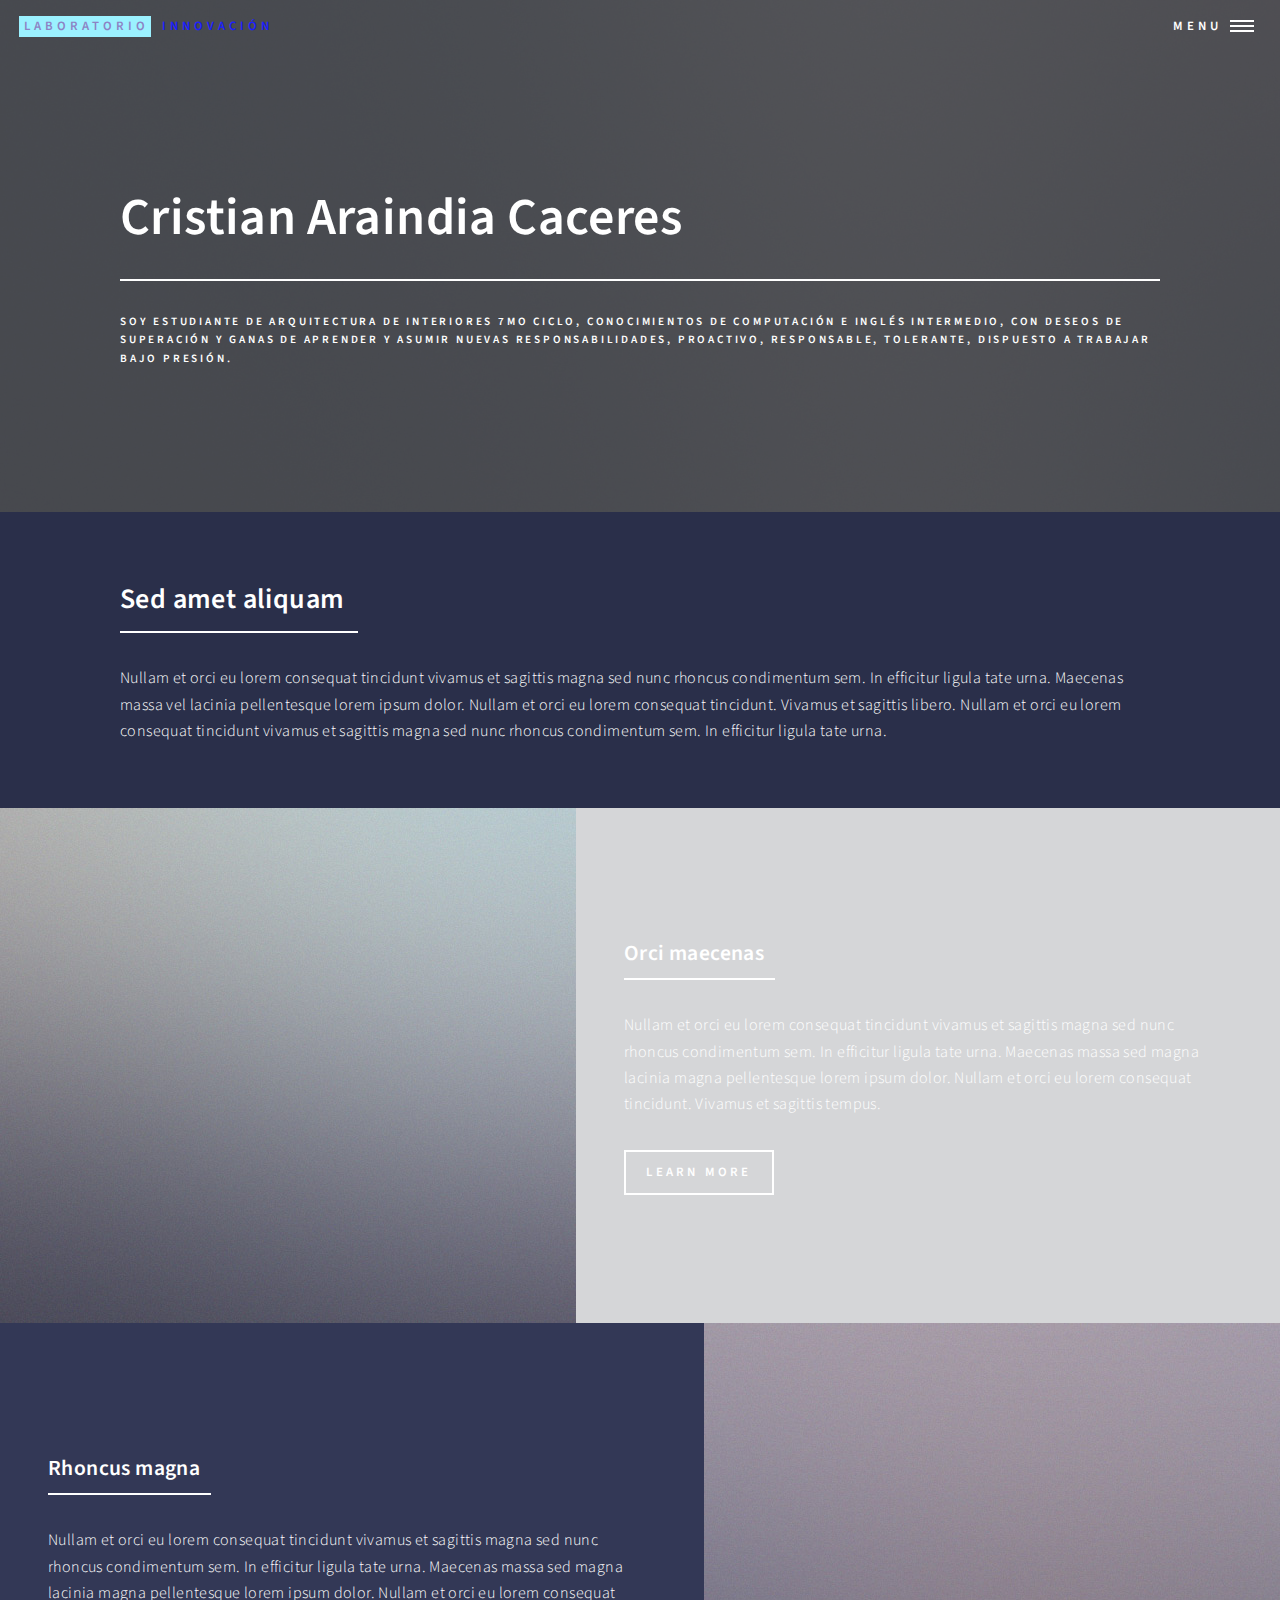
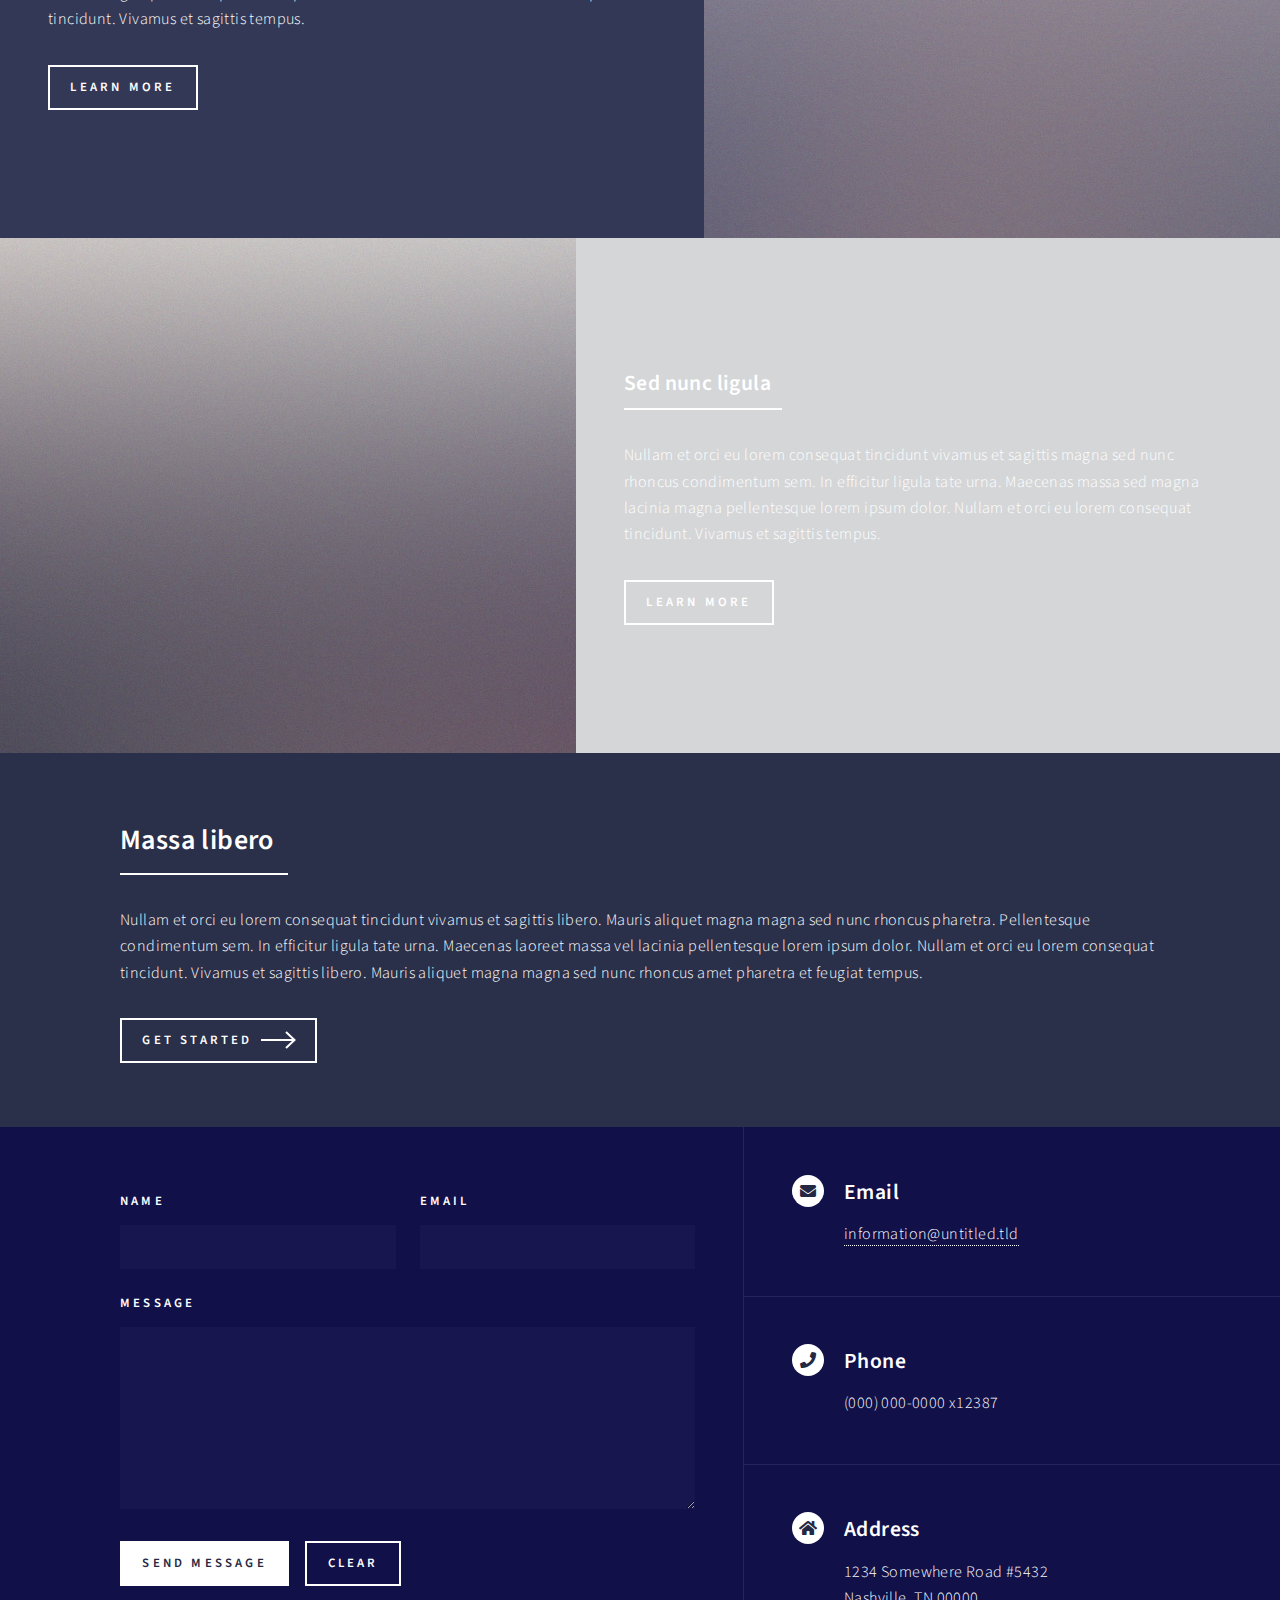
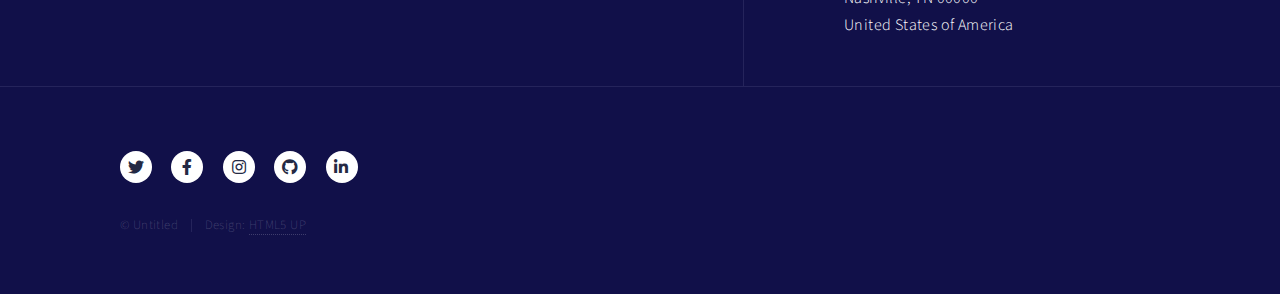
<file: landing.html>
<!DOCTYPE HTML>
<!--
	Forty by HTML5 UP
	html5up.net | @ajlkn
	Free for personal and commercial use under the CCA 3.0 license (html5up.net/license)
-->
<html>
	<head>
		<title>cristian araindia caceres</title>
		<meta charset="utf-8" />
		<meta name="viewport" content="width=device-width, initial-scale=1, user-scalable=no" />
		<link rel="stylesheet" href="assets/css/main.css" />
		<noscript><link rel="stylesheet" href="assets/css/noscript.css" /></noscript>
	</head>
	<body class="is-preload">

		<!-- Wrapper -->
			<div id="wrapper">

				<!-- Header -->
				<!-- Note: The "styleN" class below should match that of the banner element. -->
					<header id="header" class="alt style2">
						<a href="index.html" class="logo"><strong>Laboratorio</strong> <span>Innovación</span></a>
						<nav>
							<a href="#menu">Menu</a>
						</nav>
					</header>

				<!-- Menu -->
					<nav id="menu">
						<ul class="links">
							<li><a href="index.html">Inicio</a></li>
							<li><a href="landing.html">Sobre mi</a></li>
							<li><a href="generic.html">Tareas</a></li>
							<li><a href="elements.html">PORTAFOLIO</a></li>
						</ul>
						<ul class="actions stacked">
							<li><a href="#" class="button primary fit">Get Started</a></li>
							<li><a href="#" class="button fit">Log In</a></li>
						</ul>
					</nav>

				<!-- Banner -->
				<!-- Note: The "styleN" class below should match that of the header element. -->
					<section id="banner" class="style2">
						<div class="inner">
							<span class="image">
								<img src="images/pic07.jpg" alt="" />
							</span>
							<header class="major">
								<h1>Cristian Araindia Caceres</h1>
							</header>
							<div class="content">
								<p>Soy estudiante de arquitectura de interiores 7mo ciclo, conocimientos de computación e inglés intermedio, con deseos de superación y ganas de aprender y asumir nuevas responsabilidades, proactivo, responsable, tolerante, dispuesto a trabajar bajo presión.</p>
							</div>
						</div>
					</section>

				<!-- Main -->
					<div id="main">

						<!-- One -->
							<section id="one">
								<div class="inner">
									<header class="major">
										<h2>Sed amet aliquam</h2>
									</header>
									<p>Nullam et orci eu lorem consequat tincidunt vivamus et sagittis magna sed nunc rhoncus condimentum sem. In efficitur ligula tate urna. Maecenas massa vel lacinia pellentesque lorem ipsum dolor. Nullam et orci eu lorem consequat tincidunt. Vivamus et sagittis libero. Nullam et orci eu lorem consequat tincidunt vivamus et sagittis magna sed nunc rhoncus condimentum sem. In efficitur ligula tate urna.</p>
								</div>
							</section>

						<!-- Two -->
							<section id="two" class="spotlights">
								<section>
									<a href="generic.html" class="image">
										<img src="images/pic08.jpg" alt="" data-position="center center" />
									</a>
									<div class="content">
										<div class="inner">
											<header class="major">
												<h3>Orci maecenas</h3>
											</header>
											<p>Nullam et orci eu lorem consequat tincidunt vivamus et sagittis magna sed nunc rhoncus condimentum sem. In efficitur ligula tate urna. Maecenas massa sed magna lacinia magna pellentesque lorem ipsum dolor. Nullam et orci eu lorem consequat tincidunt. Vivamus et sagittis tempus.</p>
											<ul class="actions">
												<li><a href="generic.html" class="button">Learn more</a></li>
											</ul>
										</div>
									</div>
								</section>
								<section>
									<a href="generic.html" class="image">
										<img src="images/pic09.jpg" alt="" data-position="top center" />
									</a>
									<div class="content">
										<div class="inner">
											<header class="major">
												<h3>Rhoncus magna</h3>
											</header>
											<p>Nullam et orci eu lorem consequat tincidunt vivamus et sagittis magna sed nunc rhoncus condimentum sem. In efficitur ligula tate urna. Maecenas massa sed magna lacinia magna pellentesque lorem ipsum dolor. Nullam et orci eu lorem consequat tincidunt. Vivamus et sagittis tempus.</p>
											<ul class="actions">
												<li><a href="generic.html" class="button">Learn more</a></li>
											</ul>
										</div>
									</div>
								</section>
								<section>
									<a href="generic.html" class="image">
										<img src="images/pic10.jpg" alt="" data-position="25% 25%" />
									</a>
									<div class="content">
										<div class="inner">
											<header class="major">
												<h3>Sed nunc ligula</h3>
											</header>
											<p>Nullam et orci eu lorem consequat tincidunt vivamus et sagittis magna sed nunc rhoncus condimentum sem. In efficitur ligula tate urna. Maecenas massa sed magna lacinia magna pellentesque lorem ipsum dolor. Nullam et orci eu lorem consequat tincidunt. Vivamus et sagittis tempus.</p>
											<ul class="actions">
												<li><a href="generic.html" class="button">Learn more</a></li>
											</ul>
										</div>
									</div>
								</section>
							</section>

						<!-- Three -->
							<section id="three">
								<div class="inner">
									<header class="major">
										<h2>Massa libero</h2>
									</header>
									<p>Nullam et orci eu lorem consequat tincidunt vivamus et sagittis libero. Mauris aliquet magna magna sed nunc rhoncus pharetra. Pellentesque condimentum sem. In efficitur ligula tate urna. Maecenas laoreet massa vel lacinia pellentesque lorem ipsum dolor. Nullam et orci eu lorem consequat tincidunt. Vivamus et sagittis libero. Mauris aliquet magna magna sed nunc rhoncus amet pharetra et feugiat tempus.</p>
									<ul class="actions">
										<li><a href="generic.html" class="button next">Get Started</a></li>
									</ul>
								</div>
							</section>

					</div>

				<!-- Contact -->
					<section id="contact">
						<div class="inner">
							<section>
								<form method="post" action="#">
									<div class="fields">
										<div class="field half">
											<label for="name">Name</label>
											<input type="text" name="name" id="name" />
										</div>
										<div class="field half">
											<label for="email">Email</label>
											<input type="text" name="email" id="email" />
										</div>
										<div class="field">
											<label for="message">Message</label>
											<textarea name="message" id="message" rows="6"></textarea>
										</div>
									</div>
									<ul class="actions">
										<li><input type="submit" value="Send Message" class="primary" /></li>
										<li><input type="reset" value="Clear" /></li>
									</ul>
								</form>
							</section>
							<section class="split">
								<section>
									<div class="contact-method">
										<span class="icon solid alt fa-envelope"></span>
										<h3>Email</h3>
										<a href="#">information@untitled.tld</a>
									</div>
								</section>
								<section>
									<div class="contact-method">
										<span class="icon solid alt fa-phone"></span>
										<h3>Phone</h3>
										<span>(000) 000-0000 x12387</span>
									</div>
								</section>
								<section>
									<div class="contact-method">
										<span class="icon solid alt fa-home"></span>
										<h3>Address</h3>
										<span>1234 Somewhere Road #5432<br />
										Nashville, TN 00000<br />
										United States of America</span>
									</div>
								</section>
							</section>
						</div>
					</section>

				<!-- Footer -->
					<footer id="footer">
						<div class="inner">
							<ul class="icons">
								<li><a href="#" class="icon brands alt fa-twitter"><span class="label">Twitter</span></a></li>
								<li><a href="#" class="icon brands alt fa-facebook-f"><span class="label">Facebook</span></a></li>
								<li><a href="#" class="icon brands alt fa-instagram"><span class="label">Instagram</span></a></li>
								<li><a href="#" class="icon brands alt fa-github"><span class="label">GitHub</span></a></li>
								<li><a href="#" class="icon brands alt fa-linkedin-in"><span class="label">LinkedIn</span></a></li>
							</ul>
							<ul class="copyright">
								<li>&copy; Untitled</li><li>Design: <a href="https://html5up.net">HTML5 UP</a></li>
							</ul>
						</div>
					</footer>

			</div>

		<!-- Scripts -->
			<script src="assets/js/jquery.min.js"></script>
			<script src="assets/js/jquery.scrolly.min.js"></script>
			<script src="assets/js/jquery.scrollex.min.js"></script>
			<script src="assets/js/browser.min.js"></script>
			<script src="assets/js/breakpoints.min.js"></script>
			<script src="assets/js/util.js"></script>
			<script src="assets/js/main.js"></script>

	</body>
</html>
</file>
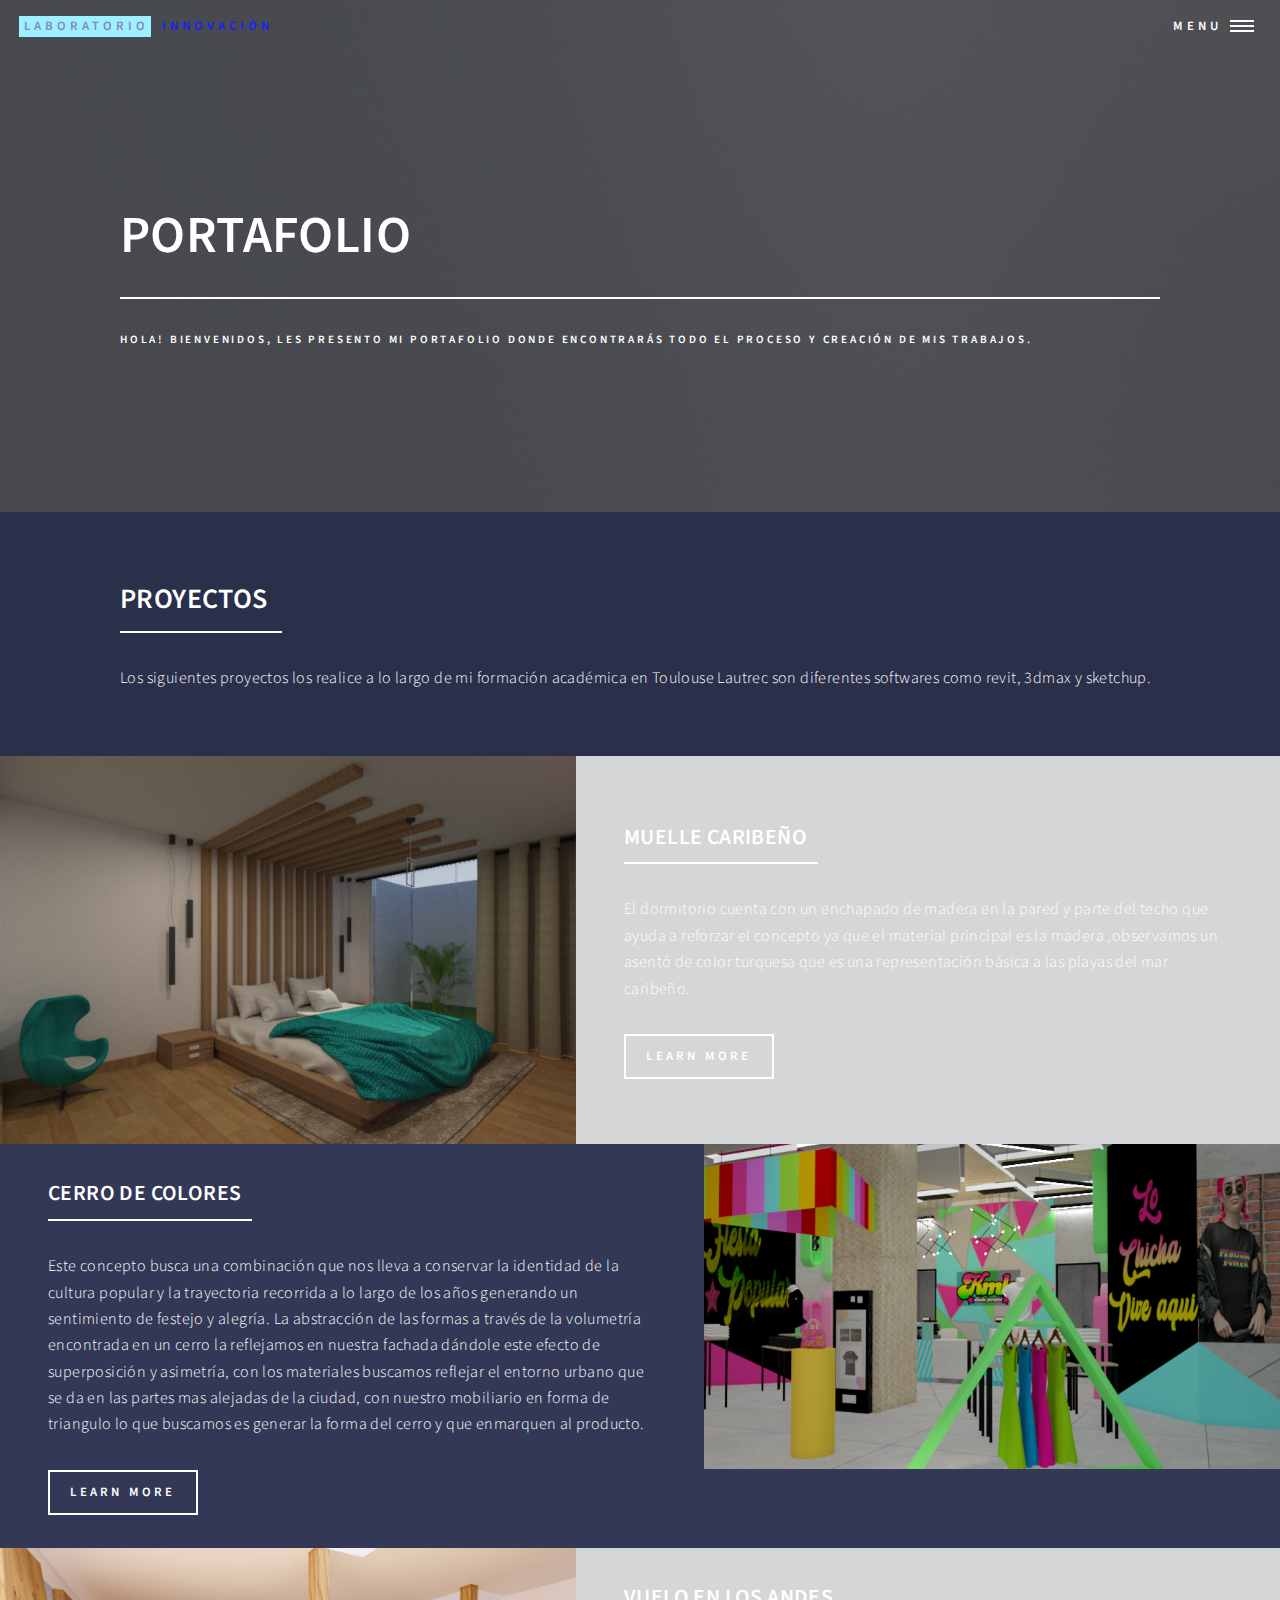
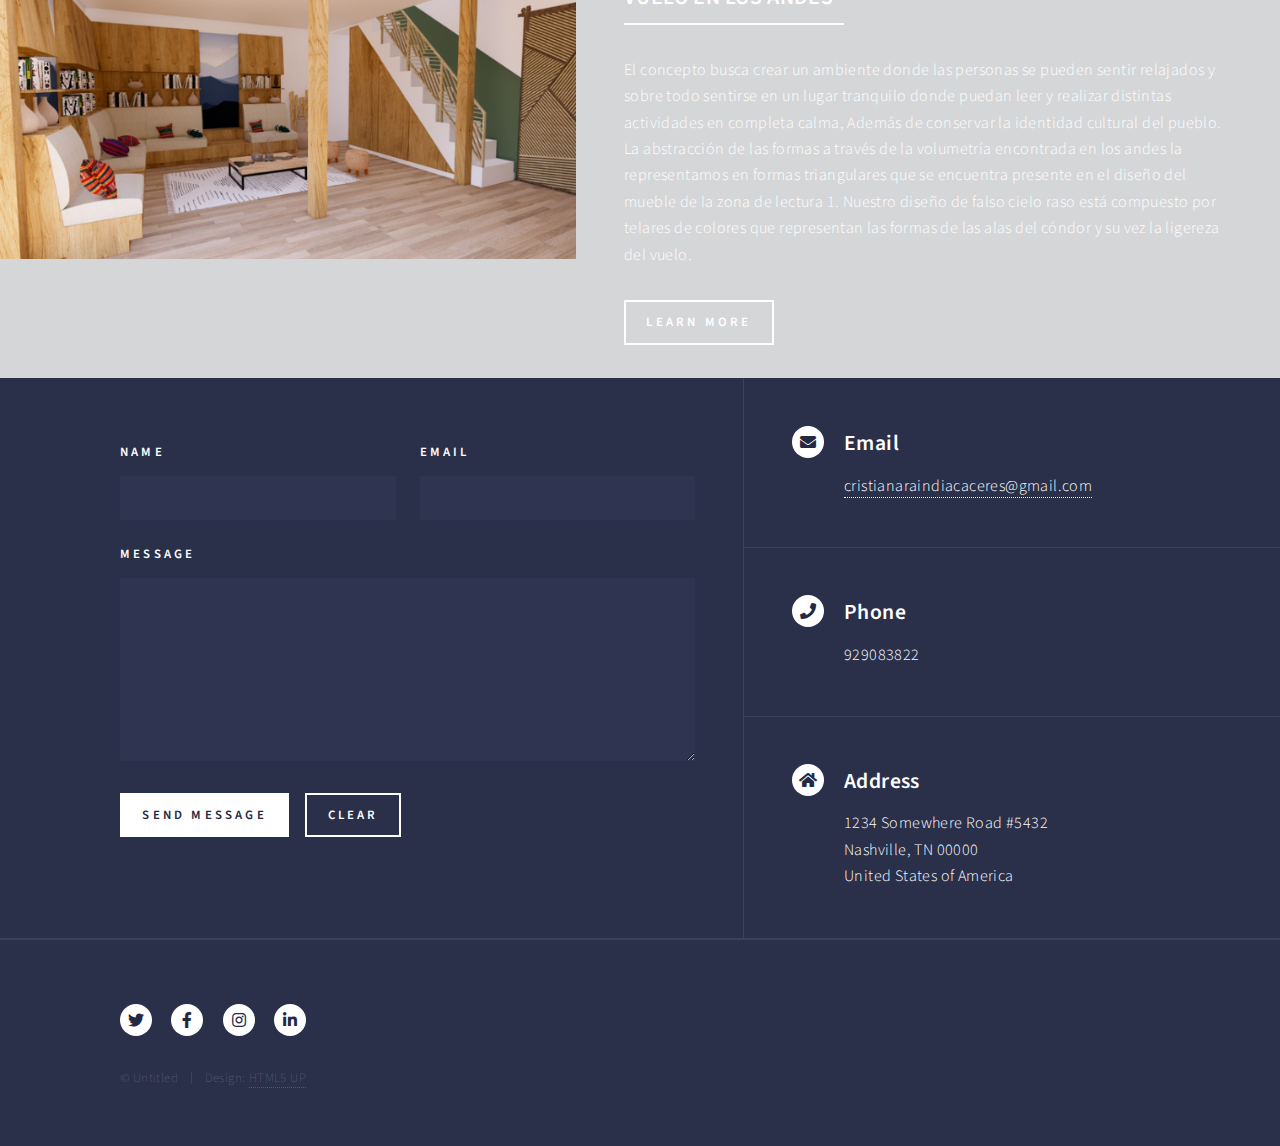
<file: portafolio.html>
<!DOCTYPE HTML>
<!--
	Forty by HTML5 UP
	html5up.net | @ajlkn
	Free for personal and commercial use under the CCA 3.0 license (html5up.net/license)
-->
<html>
	<head>
		<title>cristian araindia caceres</title>
		<meta charset="utf-8" />
		<meta name="viewport" content="width=device-width, initial-scale=1, user-scalable=no" />
		<link rel="stylesheet" href="assets/css/main.css" />
		<noscript><link rel="stylesheet" href="assets/css/noscript.css" /></noscript>
	</head>
	<body class="is-preload">

		<!-- Wrapper -->
			<div id="wrapper">

				<!-- Header -->
				<!-- Note: The "styleN" class below should match that of the banner element. -->
					<header id="header" class="alt style2">
						<a href="index.html" class="logo"><strong>Laboratorio</strong> <span>Innovación</span></a>
						<nav>
							<a href="#menu">Menu</a>
						</nav>
					</header>

				<!-- Menu -->
					<nav id="menu">
						<ul class="links">
							<li><a href="index.html">Inicio</a></li>
							<li><a href="landing.html">Sobre mi</a></li>
							<li><a href="generic.html">Tareas</a></li>
							<li><a href="elements.html">PORTAFOLIO</a></li>
						</ul>
						<ul class="actions stacked">
							<li><a href="#" class="button primary fit">Get Started</a></li>
							<li><a href="#" class="button fit">Log In</a></li>
						</ul>
					</nav>

				<!-- Banner -->
				<!-- Note: The "styleN" class below should match that of the header element. -->
					<section id="banner" class="style2">
						<div class="inner">
							<span class="image">
								<img src="images/pic07.jpg" alt="" />
							</span>
							<header class="major">
								<h1>PORTAFOLIO</h1>
							</header>
							<div class="content">
								<p>HOLA! BIENVENIDOS, les presento mi portafolio donde encontrarás todo el proceso y creación de mis trabajos. </p>
							</div>
						</div>
					</section>

				<!-- Main -->
					<div id="main">

						<!-- One -->
							<section id="one">
								<div class="inner">
									<header class="major">
										<h2>PROYECTOS</h2>
									</header>
									<p>
										Los siguientes proyectos los realice a lo largo de mi formación académica en Toulouse Lautrec son diferentes softwares como revit, 3dmax y sketchup.
										</p>
								</div>
							</section>

						<!-- Two -->
							<section id="two" class="spotlights">
								<section>
									<a href="generic.html" class="image">
										<img src="images/render1.png" alt="" data-position="center center" />
									</a>
									<div class="content">
										<div class="inner">
											<header class="major">
												<h3>MUELLE CARIBEÑO</h3>
											</header>
											<p>El dormitorio cuenta con un enchapado de madera en la pared y parte del techo que ayuda a reforzar el concepto ya que el material principal es la madera ,observamos un asentó de color turquesa que es una representación básica a las playas del mar caribeño.</p>
											<ul class="actions">
												<li><a href="generic.html" class="button">Learn more</a></li>
											</ul>
										</div>
									</div>
								</section>
								<section>
									<a href="generic.html" class="image">
										<img src="images/render3.png" alt="" data-position="top center" />
									</a>
									<div class="content">
										<div class="inner">
											<header class="major">
												<h3>CERRO DE COLORES</h3>
											</header>
											<p>Este concepto busca una combinación que nos lleva a conservar la identidad de la cultura popular y la trayectoria recorrida a lo largo de los años generando un sentimiento de festejo y alegría.
												La abstracción de las formas a través de la volumetría encontrada en un cerro la reflejamos en nuestra fachada dándole este efecto de superposición y asimetría, con los materiales buscamos reflejar el entorno urbano que se da en las partes mas alejadas de la ciudad, con nuestro mobiliario en forma de triangulo lo que buscamos es generar la forma del cerro y que enmarquen al producto. </p>
											<ul class="actions">
												<li><a href="generic.html" class="button">Learn more</a></li>
											</ul>
										</div>
									</div>
								</section>
								<section>
									<a href="generic.html" class="image">
										<img src="images/render2.png" alt="" data-position="25% 25%" />
									</a>
									<div class="content">
										<div class="inner">
											<header class="major">
												<h3>VUELO EN LOS ANDES</h3>
											</header>
											<p>El concepto busca crear un ambiente donde las personas se pueden sentir relajados y sobre todo sentirse en un lugar tranquilo donde puedan leer y realizar distintas actividades en completa calma, Además de conservar la identidad cultural del pueblo. La abstracción de las formas a través de la volumetría encontrada en los andes la representamos en formas triangulares que se encuentra presente en el diseño del mueble de la zona de lectura 1. Nuestro diseño de falso cielo raso está compuesto por telares de colores que representan las formas de las alas del cóndor y su vez la ligereza del vuelo.</p>
											<ul class="actions">
												<li><a href="generic.html" class="button">Learn more</a></li>
											</ul>
										</div>
									</div>
								</section>
							</section>

					

				<!-- Contact -->
					<section id="contact">
						<div class="inner">
							<section>
								<form method="post" action="#">
									<div class="fields">
										<div class="field half">
											<label for="name">Name</label>
											<input type="text" name="name" id="name" />
										</div>
										<div class="field half">
											<label for="email">Email</label>
											<input type="text" name="email" id="email" />
										</div>
										<div class="field">
											<label for="message">Message</label>
											<textarea name="message" id="message" rows="6"></textarea>
										</div>
									</div>
									<ul class="actions">
										<li><input type="submit" value="Send Message" class="primary" /></li>
										<li><input type="reset" value="Clear" /></li>
									</ul>
								</form>
							</section>
							<section class="split">
								<section>
									<div class="contact-method">
										<span class="icon solid alt fa-envelope"></span>
										<h3>Email</h3>
										<a href="#">cristianaraindiacaceres@gmail.com</a>
									</div>
								</section>
								<section>
									<div class="contact-method">
										<span class="icon solid alt fa-phone"></span>
										<h3>Phone</h3>
										<span>929083822</span>
									</div>
								</section>
								<section>
									<div class="contact-method">
										<span class="icon solid alt fa-home"></span>
										<h3>Address</h3>
										<span>1234 Somewhere Road #5432<br />
										Nashville, TN 00000<br />
										United States of America</span>
									</div>
								</section>
							</section>
						</div>
					</section>

				<!-- Footer -->
					<footer id="footer">
						<div class="inner">
							<ul class="icons">
								<li><a href="#" class="icon brands alt fa-twitter"><span class="label">Twitter</span></a></li>
								<li><a href="https://www.facebook.com/cristian.araindiacaceres/" class="icon brands alt fa-facebook-f"><span class="label">Facebook</span></a></li>
								<li><a href="https://www.instagram.com/cristiangui.ca/?hl=es" class="icon brands alt fa-instagram"><span class="label">Instagram</span></a></li>
							
								<li><a href="#" class="icon brands alt fa-linkedin-in"><span class="label">LinkedIn</span></a></li>
							</ul>
							</ul>
							<ul class="copyright">
								<li>&copy; Untitled</li><li>Design: <a href="https://html5up.net">HTML5 UP</a></li>
							</ul>
						</div>
					</footer>

			</div>

		<!-- Scripts -->
			<script src="assets/js/jquery.min.js"></script>
			<script src="assets/js/jquery.scrolly.min.js"></script>
			<script src="assets/js/jquery.scrollex.min.js"></script>
			<script src="assets/js/browser.min.js"></script>
			<script src="assets/js/breakpoints.min.js"></script>
			<script src="assets/js/util.js"></script>
			<script src="assets/js/main.js"></script>

	</body>
</html>
</file>
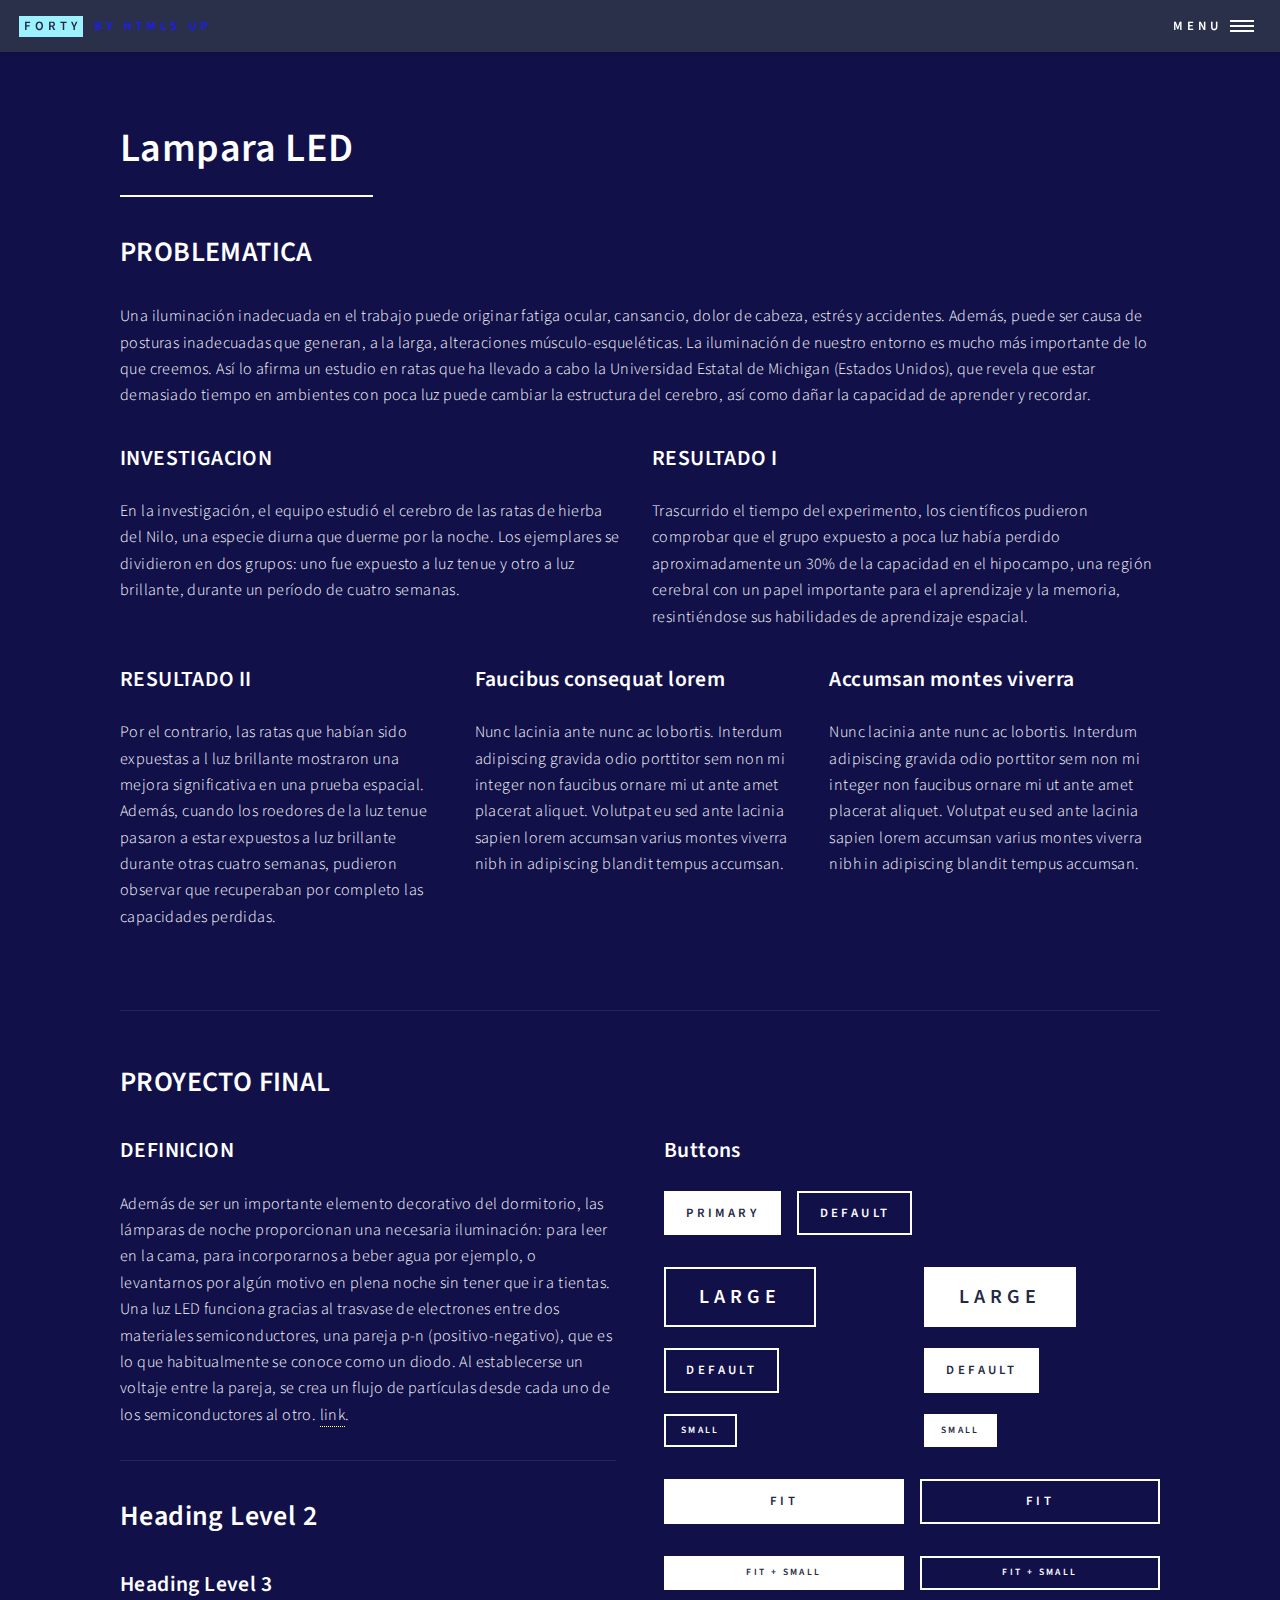
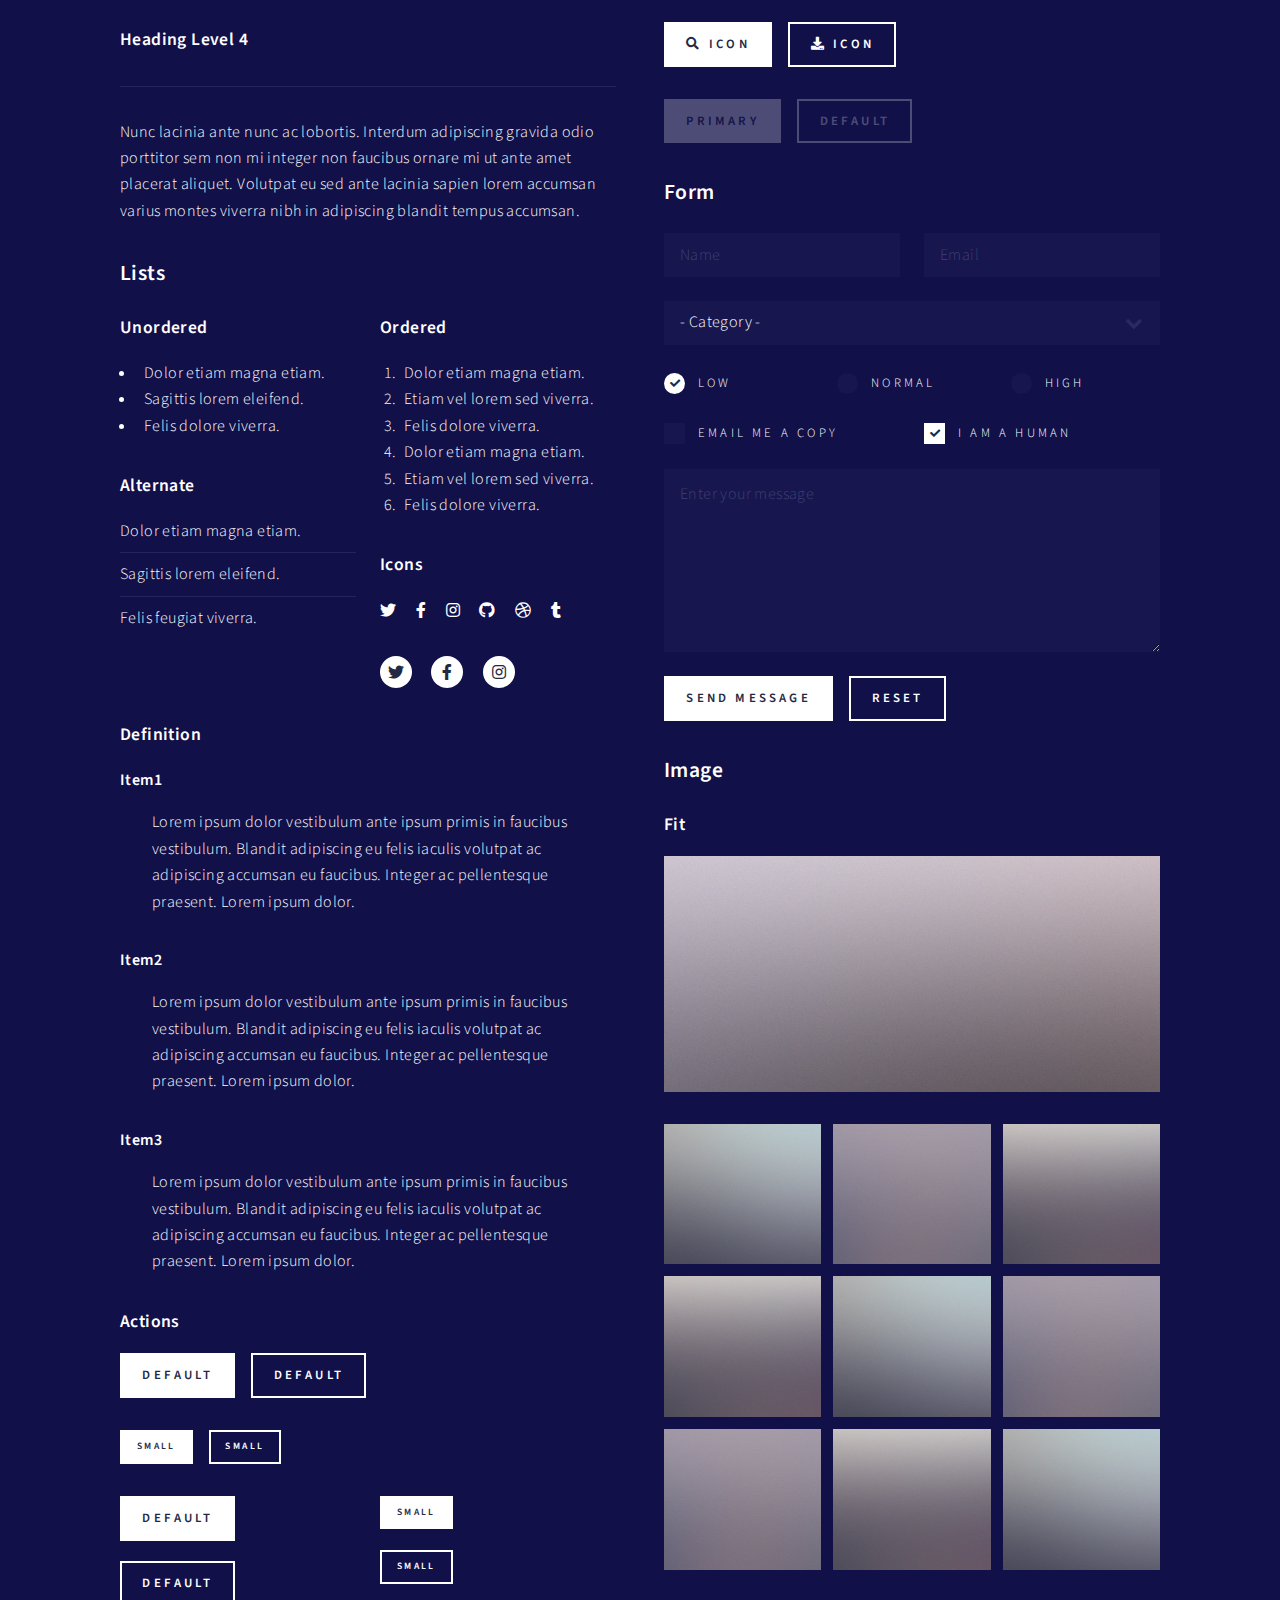
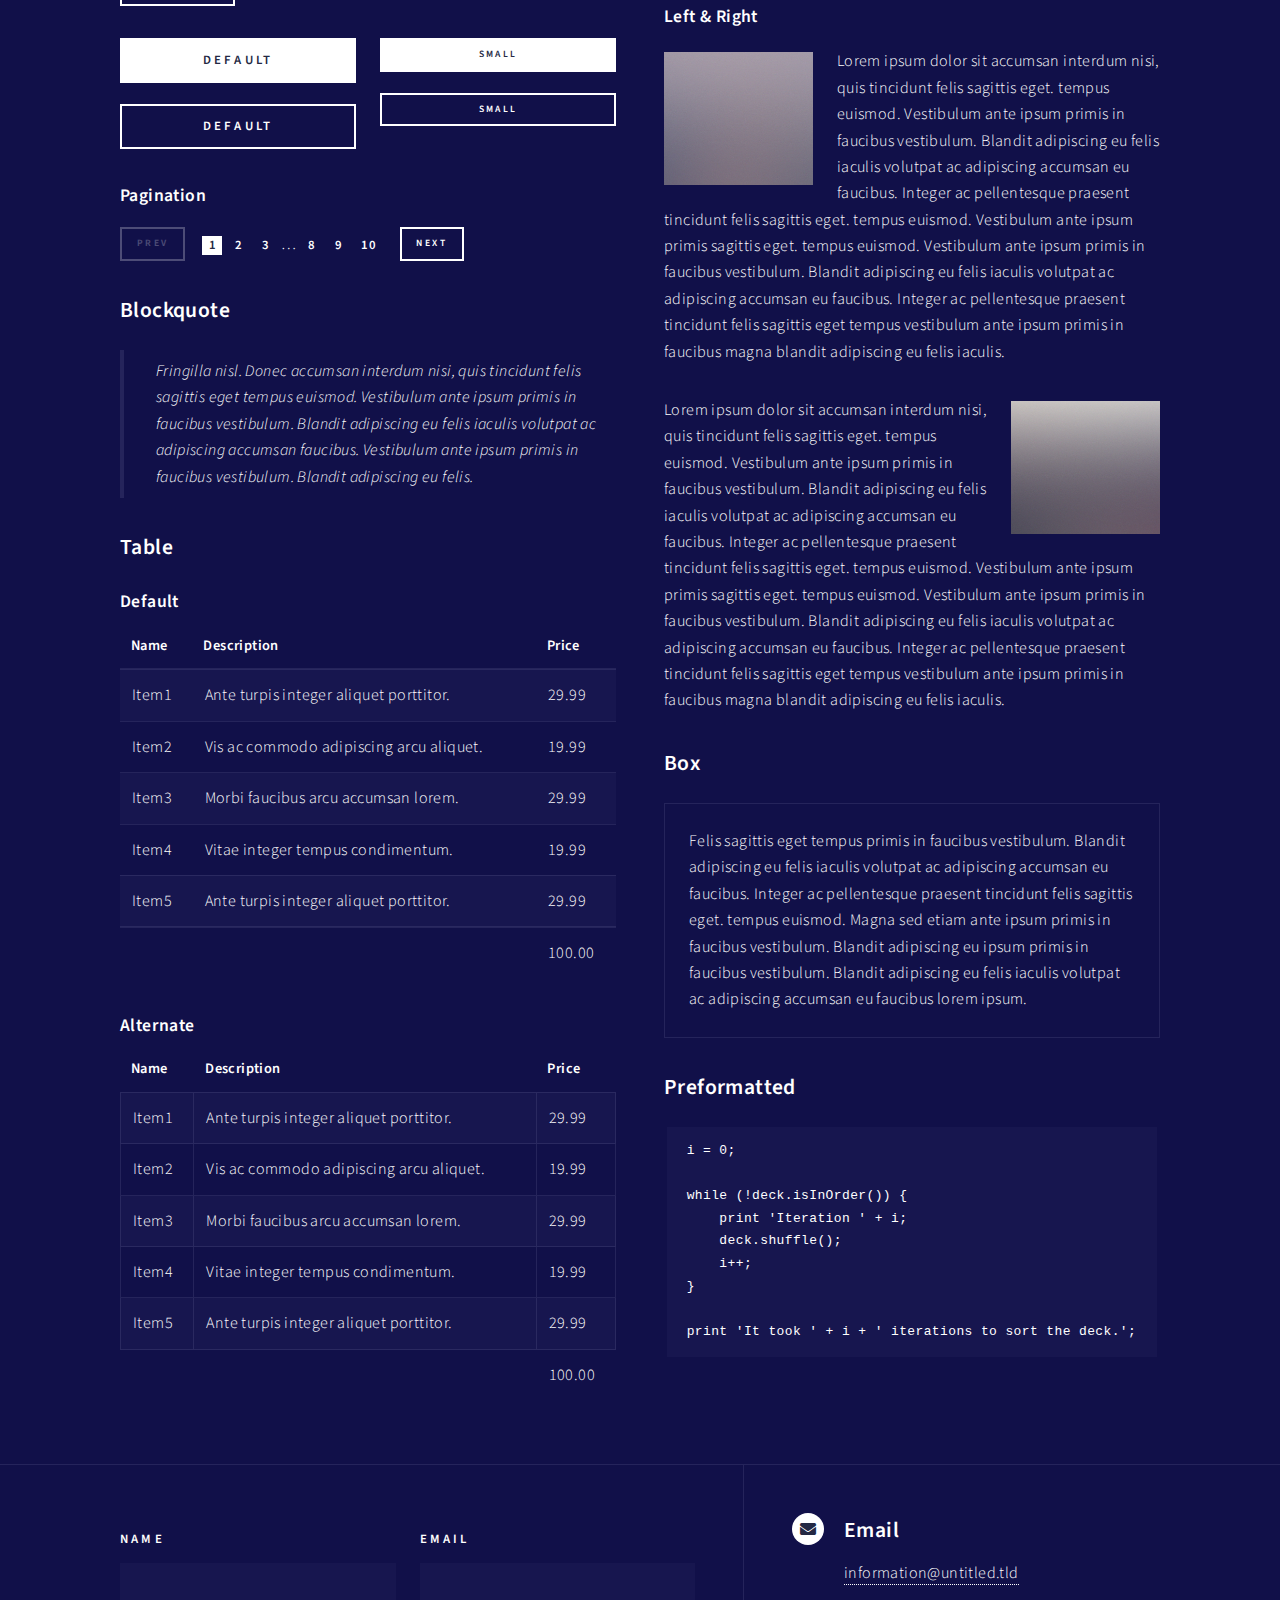
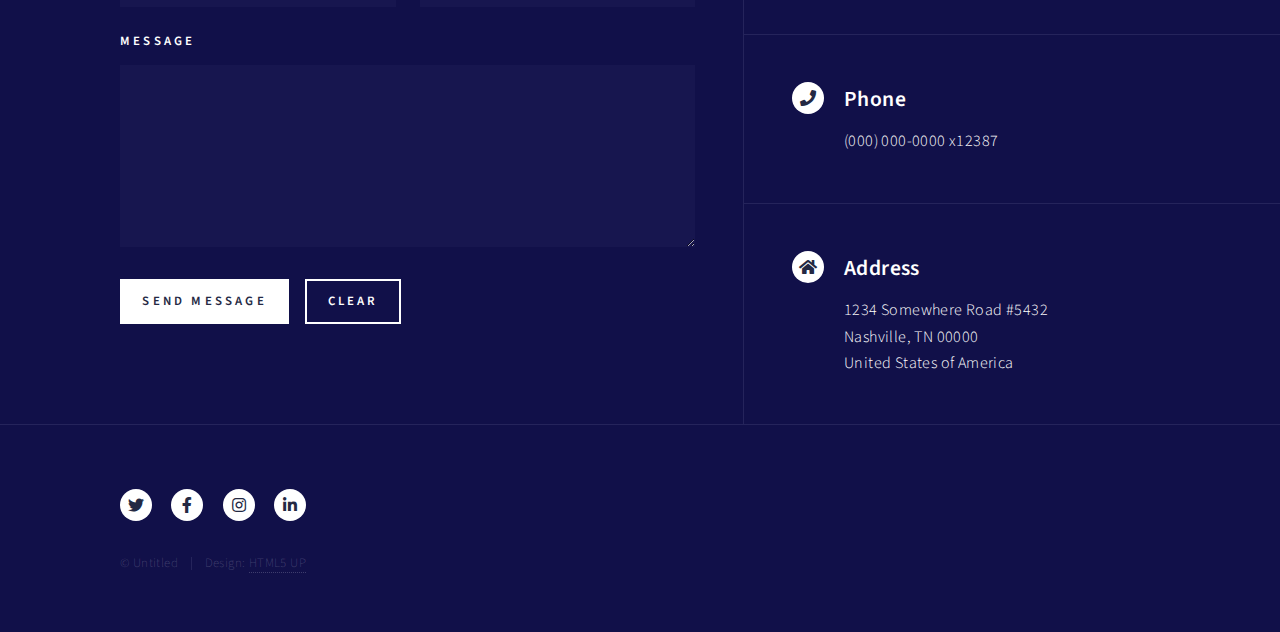
<file: proyecto final.html>
<!DOCTYPE HTML>
<!--
	Forty by HTML5 UP
	html5up.net | @ajlkn
	Free for personal and commercial use under the CCA 3.0 license (html5up.net/license)
-->
<html>
	<head>
		<title>Elements - Forty by HTML5 UP</title>
		<meta charset="utf-8" />
		<meta name="viewport" content="width=device-width, initial-scale=1, user-scalable=no" />
		<link rel="stylesheet" href="assets/css/main.css" />
		<noscript><link rel="stylesheet" href="assets/css/noscript.css" /></noscript>
	</head>
	<body class="is-preload">

		<!-- Wrapper -->
			<div id="wrapper">

				<!-- Header -->
					<header id="header">
						<a href="index.html" class="logo"><strong>Forty</strong> <span>by HTML5 UP</span></a>
						<nav>
							<a href="#menu">Menu</a>
						</nav>
					</header>

				<!-- Menu -->
					<nav id="menu">
						<ul class="links">
							<li><a href="index.html">Inicio</a></li>
							<li><a href="landing.html">Sobre mi</a></li>
							<li><a href="generic.html">Tareas</a></li>
							<li><a href="elements.html">PORTAFOLIO</a></li>
						</ul>
						<ul class="actions stacked">
							<li><a href="#" class="button primary fit">Get Started</a></li>
							<li><a href="#" class="button fit">Log In</a></li>
						</ul>
					</nav>

				<!-- Main -->
					<div id="main" class="alt">

						<!-- One -->
							<section id="one">
								<div class="inner">
									<header class="major">
										<h1>Lampara LED</h1>
									</header>

									<!-- Content -->
										<h2 id="content">PROBLEMATICA</h2>
										<p>Una iluminación inadecuada en el trabajo puede originar fatiga ocular, cansancio, dolor de cabeza, estrés y accidentes. Además, puede
											ser causa de posturas 
										   inadecuadas que generan, 
										   a la larga, alteraciones 
										   músculo-esqueléticas.
										   La iluminación de nuestro 
										   entorno es mucho más
											importante de lo que creemos. 
										   Así lo afirma un estudio en ratas 
										   que ha llevado a cabo la
										   Universidad Estatal de Michigan (Estados Unidos), que revela que estar demasiado tiempo en ambientes con poca luz puede cambiar la estructura del cerebro, así como dañar la capacidad de aprender y recordar. </p>
										<div class="row">
											<div class="col-6 col-12-small">
												<h3>INVESTIGACION</h3>
												<p>En la investigación, el equipo estudió el cerebro de las ratas de hierba del Nilo, una especie diurna que duerme por la noche. Los ejemplares se dividieron en dos grupos: uno fue expuesto a luz tenue y otro a luz brillante, durante un período de cuatro semanas.</p>
											</div>
											<div class="col-6 col-12-small">
												<h3>RESULTADO I</h3>
												<p>Trascurrido el tiempo del experimento, los científicos pudieron comprobar que el grupo expuesto a poca luz había perdido aproximadamente un 30% de la capacidad en el hipocampo, una región cerebral con un papel importante para el aprendizaje y la memoria, resintiéndose sus habilidades de aprendizaje espacial.</p>
											</div>
											<!-- Break -->
											<div class="col-4 col-12-medium">
												<h3>RESULTADO II</h3>
												<p>             Por el contrario, las ratas que habían sido expuestas a                         l          luz brillante mostraron una mejora significativa en una                 prueba espacial. Además, cuando los roedores de la luz tenue pasaron a estar expuestos a luz brillante durante otras cuatro semanas, pudieron observar que recuperaban por completo las capacidades perdidas.</p>
											</div>
											<div class="col-4 col-12-medium">
												<h3>Faucibus consequat lorem</h3>
												<p>Nunc lacinia ante nunc ac lobortis. Interdum adipiscing gravida odio porttitor sem non mi integer non faucibus ornare mi ut ante amet placerat aliquet. Volutpat eu sed ante lacinia sapien lorem accumsan varius montes viverra nibh in adipiscing blandit tempus accumsan.</p>
											</div>
											<div class="col-4 col-12-medium">
												<h3>Accumsan montes viverra</h3>
												<p>Nunc lacinia ante nunc ac lobortis. Interdum adipiscing gravida odio porttitor sem non mi integer non faucibus ornare mi ut ante amet placerat aliquet. Volutpat eu sed ante lacinia sapien lorem accumsan varius montes viverra nibh in adipiscing blandit tempus accumsan.</p>
											</div>
										</div>

									<hr class="major" />

									<!-- Elements -->
										<h2 id="elements">PROYECTO FINAL</h2>
										<div class="row gtr-200">
											<div class="col-6 col-12-medium">

												<!-- Text stuff -->
													<h3>DEFINICION</h3>
													<p>Además de ser un importante elemento decorativo del dormitorio, las lámparas de noche proporcionan una necesaria iluminación: para leer en la cama, para incorporarnos a beber agua por ejemplo, o levantarnos por algún motivo en plena noche sin
														tener que ir a tientas.
													   Una luz LED funciona gracias al 
													   trasvase de electrones entre 
													   dos materiales semiconductores, una pareja p-n (positivo-negativo), que es lo que habitualmente se conoce como un diodo. Al establecerse un voltaje entre la pareja, se crea un flujo de partículas desde cada uno de los semiconductores al otro.
														<a href="https://www.youtube.com/watch?v=dYMSlSlgDGk&t=2s">link</a>.</p>
													<hr />
													<h2>Heading Level 2</h2>
													<h3>Heading Level 3</h3>
													<h4>Heading Level 4</h4>
													<hr />
													<p>Nunc lacinia ante nunc ac lobortis. Interdum adipiscing gravida odio porttitor sem non mi integer non faucibus ornare mi ut ante amet placerat aliquet. Volutpat eu sed ante lacinia sapien lorem accumsan varius montes viverra nibh in adipiscing blandit tempus accumsan.</p>

												<!-- Lists -->
													<h3>Lists</h3>
													<div class="row">
														<div class="col-6 col-12-small">

															<h4>Unordered</h4>
															<ul>
																<li>Dolor etiam magna etiam.</li>
																<li>Sagittis lorem eleifend.</li>
																<li>Felis dolore viverra.</li>
															</ul>

															<h4>Alternate</h4>
															<ul class="alt">
																<li>Dolor etiam magna etiam.</li>
																<li>Sagittis lorem eleifend.</li>
																<li>Felis feugiat viverra.</li>
															</ul>

														</div>
														<div class="col-6 col-12-small">

															<h4>Ordered</h4>
															<ol>
																<li>Dolor etiam magna etiam.</li>
																<li>Etiam vel lorem sed viverra.</li>
																<li>Felis dolore viverra.</li>
																<li>Dolor etiam magna etiam.</li>
																<li>Etiam vel lorem sed viverra.</li>
																<li>Felis dolore viverra.</li>
															</ol>

															<h4>Icons</h4>
															<ul class="icons">
																<li><a href="#" class="icon brands fa-twitter"><span class="label">Twitter</span></a></li>
																<li><a href="#" class="icon brands fa-facebook-f"><span class="label">Facebook</span></a></li>
																<li><a href="#" class="icon brands fa-instagram"><span class="label">Instagram</span></a></li>
																<li><a href="#" class="icon brands fa-github"><span class="label">Github</span></a></li>
																<li><a href="#" class="icon brands fa-dribbble"><span class="label">Dribbble</span></a></li>
																<li><a href="#" class="icon brands fa-tumblr"><span class="label">Tumblr</span></a></li>
															</ul>
															<ul class="icons">
																<li><a href="#" class="icon brands alt fa-twitter"><span class="label">Twitter</span></a></li>
																<li><a href="#" class="icon brands alt fa-facebook-f"><span class="label">Facebook</span></a></li>
																<li><a href="#" class="icon brands alt fa-instagram"><span class="label">Instagram</span></a></li>
															</ul>

														</div>
													</div>
													<h4>Definition</h4>
													<dl>
														<dt>Item1</dt>
														<dd>
															<p>Lorem ipsum dolor vestibulum ante ipsum primis in faucibus vestibulum. Blandit adipiscing eu felis iaculis volutpat ac adipiscing accumsan eu faucibus. Integer ac pellentesque praesent. Lorem ipsum dolor.</p>
														</dd>
														<dt>Item2</dt>
														<dd>
															<p>Lorem ipsum dolor vestibulum ante ipsum primis in faucibus vestibulum. Blandit adipiscing eu felis iaculis volutpat ac adipiscing accumsan eu faucibus. Integer ac pellentesque praesent. Lorem ipsum dolor.</p>
														</dd>
														<dt>Item3</dt>
														<dd>
															<p>Lorem ipsum dolor vestibulum ante ipsum primis in faucibus vestibulum. Blandit adipiscing eu felis iaculis volutpat ac adipiscing accumsan eu faucibus. Integer ac pellentesque praesent. Lorem ipsum dolor.</p>
														</dd>
													</dl>

													<h4>Actions</h4>
													<ul class="actions">
														<li><a href="#" class="button primary">Default</a></li>
														<li><a href="#" class="button">Default</a></li>
													</ul>
													<ul class="actions small">
														<li><a href="#" class="button primary small">Small</a></li>
														<li><a href="#" class="button small">Small</a></li>
													</ul>
													<div class="row">
														<div class="col-6 col-12-small">
															<ul class="actions stacked">
																<li><a href="#" class="button primary">Default</a></li>
																<li><a href="#" class="button">Default</a></li>
															</ul>
														</div>
														<div class="col-6 col-12-small">
															<ul class="actions stacked">
																<li><a href="#" class="button primary small">Small</a></li>
																<li><a href="#" class="button small">Small</a></li>
															</ul>
														</div>
														<div class="col-6 col-12-small">
															<ul class="actions stacked">
																<li><a href="#" class="button primary fit">Default</a></li>
																<li><a href="#" class="button fit">Default</a></li>
															</ul>
														</div>
														<div class="col-6 col-12-small">
															<ul class="actions stacked">
																<li><a href="#" class="button primary small fit">Small</a></li>
																<li><a href="#" class="button small fit">Small</a></li>
															</ul>
														</div>
													</div>

													<h4>Pagination</h4>
													<ul class="pagination">
														<li><span class="button small disabled">Prev</span></li>
														<li><a href="#" class="page active">1</a></li>
														<li><a href="#" class="page">2</a></li>
														<li><a href="#" class="page">3</a></li>
														<li><span>&hellip;</span></li>
														<li><a href="#" class="page">8</a></li>
														<li><a href="#" class="page">9</a></li>
														<li><a href="#" class="page">10</a></li>
														<li><a href="#" class="button small">Next</a></li>
													</ul>

												<!-- Blockquote -->
													<h3>Blockquote</h3>
													<blockquote>Fringilla nisl. Donec accumsan interdum nisi, quis tincidunt felis sagittis eget tempus euismod. Vestibulum ante ipsum primis in faucibus vestibulum. Blandit adipiscing eu felis iaculis volutpat ac adipiscing accumsan faucibus. Vestibulum ante ipsum primis in faucibus vestibulum. Blandit adipiscing eu felis.</blockquote>

												<!-- Table -->
													<h3>Table</h3>

													<h4>Default</h4>
													<div class="table-wrapper">
														<table>
															<thead>
																<tr>
																	<th>Name</th>
																	<th>Description</th>
																	<th>Price</th>
																</tr>
															</thead>
															<tbody>
																<tr>
																	<td>Item1</td>
																	<td>Ante turpis integer aliquet porttitor.</td>
																	<td>29.99</td>
																</tr>
																<tr>
																	<td>Item2</td>
																	<td>Vis ac commodo adipiscing arcu aliquet.</td>
																	<td>19.99</td>
																</tr>
																<tr>
																	<td>Item3</td>
																	<td> Morbi faucibus arcu accumsan lorem.</td>
																	<td>29.99</td>
																</tr>
																<tr>
																	<td>Item4</td>
																	<td>Vitae integer tempus condimentum.</td>
																	<td>19.99</td>
																</tr>
																<tr>
																	<td>Item5</td>
																	<td>Ante turpis integer aliquet porttitor.</td>
																	<td>29.99</td>
																</tr>
															</tbody>
															<tfoot>
																<tr>
																	<td colspan="2"></td>
																	<td>100.00</td>
																</tr>
															</tfoot>
														</table>
													</div>

													<h4>Alternate</h4>
													<div class="table-wrapper">
														<table class="alt">
															<thead>
																<tr>
																	<th>Name</th>
																	<th>Description</th>
																	<th>Price</th>
																</tr>
															</thead>
															<tbody>
																<tr>
																	<td>Item1</td>
																	<td>Ante turpis integer aliquet porttitor.</td>
																	<td>29.99</td>
																</tr>
																<tr>
																	<td>Item2</td>
																	<td>Vis ac commodo adipiscing arcu aliquet.</td>
																	<td>19.99</td>
																</tr>
																<tr>
																	<td>Item3</td>
																	<td> Morbi faucibus arcu accumsan lorem.</td>
																	<td>29.99</td>
																</tr>
																<tr>
																	<td>Item4</td>
																	<td>Vitae integer tempus condimentum.</td>
																	<td>19.99</td>
																</tr>
																<tr>
																	<td>Item5</td>
																	<td>Ante turpis integer aliquet porttitor.</td>
																	<td>29.99</td>
																</tr>
															</tbody>
															<tfoot>
																<tr>
																	<td colspan="2"></td>
																	<td>100.00</td>
																</tr>
															</tfoot>
														</table>
													</div>

											</div>
											<div class="col-6 col-12-medium">

												<!-- Buttons -->
													<h3>Buttons</h3>
													<ul class="actions">
														<li><a href="#" class="button primary">Primary</a></li>
														<li><a href="#" class="button">Default</a></li>
													</ul>
													<div class="row">
														<div class="col-6 col-12-xsmall">
															<ul class="actions stacked">
																<li><a href="#" class="button large">Large</a></li>
																<li><a href="#" class="button">Default</a></li>
																<li><a href="#" class="button small">Small</a></li>
															</ul>
														</div>
														<div class="col-6 col-12-xsmall">
															<ul class="actions stacked">
																<li><a href="#" class="button primary large">Large</a></li>
																<li><a href="#" class="button primary">Default</a></li>
																<li><a href="#" class="button primary small">Small</a></li>
															</ul>
														</div>
													</div>
													<ul class="actions fit">
														<li><a href="#" class="button primary fit">Fit</a></li>
														<li><a href="#" class="button fit">Fit</a></li>
													</ul>
													<ul class="actions fit small">
														<li><a href="#" class="button primary fit small">Fit + Small</a></li>
														<li><a href="#" class="button fit small">Fit + Small</a></li>
													</ul>
													<ul class="actions">
														<li><a href="#" class="button primary icon solid fa-search">Icon</a></li>
														<li><a href="#" class="button icon solid fa-download">Icon</a></li>
													</ul>
													<ul class="actions">
														<li><span class="button primary disabled">Primary</span></li>
														<li><span class="button disabled">Default</span></li>
													</ul>

												<!-- Form -->
													<h3>Form</h3>

													<form method="post" action="#">
														<div class="row gtr-uniform">
															<div class="col-6 col-12-xsmall">
																<input type="text" name="demo-name" id="demo-name" value="" placeholder="Name" />
															</div>
															<div class="col-6 col-12-xsmall">
																<input type="email" name="demo-email" id="demo-email" value="" placeholder="Email" />
															</div>
															<!-- Break -->
															<div class="col-12">
																<select name="demo-category" id="demo-category">
																	<option value="">- Category -</option>
																	<option value="1">Manufacturing</option>
																	<option value="1">Shipping</option>
																	<option value="1">Administration</option>
																	<option value="1">Human Resources</option>
																</select>
															</div>
															<!-- Break -->
															<div class="col-4 col-12-small">
																<input type="radio" id="demo-priority-low" name="demo-priority" checked>
																<label for="demo-priority-low">Low</label>
															</div>
															<div class="col-4 col-12-small">
																<input type="radio" id="demo-priority-normal" name="demo-priority">
																<label for="demo-priority-normal">Normal</label>
															</div>
															<div class="col-4 col-12-small">
																<input type="radio" id="demo-priority-high" name="demo-priority">
																<label for="demo-priority-high">High</label>
															</div>
															<!-- Break -->
															<div class="col-6 col-12-small">
																<input type="checkbox" id="demo-copy" name="demo-copy">
																<label for="demo-copy">Email me a copy</label>
															</div>
															<div class="col-6 col-12-small">
																<input type="checkbox" id="demo-human" name="demo-human" checked>
																<label for="demo-human">I am a human</label>
															</div>
															<!-- Break -->
															<div class="col-12">
																<textarea name="demo-message" id="demo-message" placeholder="Enter your message" rows="6"></textarea>
															</div>
															<!-- Break -->
															<div class="col-12">
																<ul class="actions">
																	<li><input type="submit" value="Send Message" class="primary" /></li>
																	<li><input type="reset" value="Reset" /></li>
																</ul>
															</div>
														</div>
													</form>

												<!-- Image -->
													<h3>Image</h3>

													<h4>Fit</h4>
													<span class="image fit"><img src="images/pic03.jpg" alt="" /></span>
													<div class="box alt">
														<div class="row gtr-50 gtr-uniform">
															<div class="col-4"><span class="image fit"><img src="images/pic08.jpg" alt="" /></span></div>
															<div class="col-4"><span class="image fit"><img src="images/pic09.jpg" alt="" /></span></div>
															<div class="col-4"><span class="image fit"><img src="images/pic10.jpg" alt="" /></span></div>
															<!-- Break -->
															<div class="col-4"><span class="image fit"><img src="images/pic10.jpg" alt="" /></span></div>
															<div class="col-4"><span class="image fit"><img src="images/pic08.jpg" alt="" /></span></div>
															<div class="col-4"><span class="image fit"><img src="images/pic09.jpg" alt="" /></span></div>
															<!-- Break -->
															<div class="col-4"><span class="image fit"><img src="images/pic09.jpg" alt="" /></span></div>
															<div class="col-4"><span class="image fit"><img src="images/pic10.jpg" alt="" /></span></div>
															<div class="col-4"><span class="image fit"><img src="images/pic08.jpg" alt="" /></span></div>
														</div>
													</div>

													<h4>Left &amp; Right</h4>
													<p><span class="image left"><img src="images/pic09.jpg" alt="" /></span>Lorem ipsum dolor sit accumsan interdum nisi, quis tincidunt felis sagittis eget. tempus euismod. Vestibulum ante ipsum primis in faucibus vestibulum. Blandit adipiscing eu felis iaculis volutpat ac adipiscing accumsan eu faucibus. Integer ac pellentesque praesent tincidunt felis sagittis eget. tempus euismod. Vestibulum ante ipsum primis sagittis eget. tempus euismod. Vestibulum ante ipsum primis in faucibus vestibulum. Blandit adipiscing eu felis iaculis volutpat ac adipiscing accumsan eu faucibus. Integer ac pellentesque praesent tincidunt felis sagittis eget tempus vestibulum ante ipsum primis in faucibus magna blandit adipiscing eu felis iaculis.</p>
													<p><span class="image right"><img src="images/pic10.jpg" alt="" /></span>Lorem ipsum dolor sit accumsan interdum nisi, quis tincidunt felis sagittis eget. tempus euismod. Vestibulum ante ipsum primis in faucibus vestibulum. Blandit adipiscing eu felis iaculis volutpat ac adipiscing accumsan eu faucibus. Integer ac pellentesque praesent tincidunt felis sagittis eget. tempus euismod. Vestibulum ante ipsum primis sagittis eget. tempus euismod. Vestibulum ante ipsum primis in faucibus vestibulum. Blandit adipiscing eu felis iaculis volutpat ac adipiscing accumsan eu faucibus. Integer ac pellentesque praesent tincidunt felis sagittis eget tempus vestibulum ante ipsum primis in faucibus magna blandit adipiscing eu felis iaculis.</p>

												<!-- Box -->
													<h3>Box</h3>
													<div class="box">
														<p>Felis sagittis eget tempus primis in faucibus vestibulum. Blandit adipiscing eu felis iaculis volutpat ac adipiscing accumsan eu faucibus. Integer ac pellentesque praesent tincidunt felis sagittis eget. tempus euismod. Magna sed etiam ante ipsum primis in faucibus vestibulum. Blandit adipiscing eu ipsum primis in faucibus vestibulum. Blandit adipiscing eu felis iaculis volutpat ac adipiscing accumsan eu faucibus lorem ipsum.</p>
													</div>

												<!-- Preformatted Code -->
													<h3>Preformatted</h3>
													<pre><code>i = 0;

while (!deck.isInOrder()) {
    print 'Iteration ' + i;
    deck.shuffle();
    i++;
}

print 'It took ' + i + ' iterations to sort the deck.';
</code></pre>

											</div>
										</div>

								</div>
							</section>

					</div>

				<!-- Contact -->
					<section id="contact">
						<div class="inner">
							<section>
								<form method="post" action="#">
									<div class="fields">
										<div class="field half">
											<label for="name">Name</label>
											<input type="text" name="name" id="name" />
										</div>
										<div class="field half">
											<label for="email">Email</label>
											<input type="text" name="email" id="email" />
										</div>
										<div class="field">
											<label for="message">Message</label>
											<textarea name="message" id="message" rows="6"></textarea>
										</div>
									</div>
									<ul class="actions">
										<li><input type="submit" value="Send Message" class="primary" /></li>
										<li><input type="reset" value="Clear" /></li>
									</ul>
								</form>
							</section>
							<section class="split">
								<section>
									<div class="contact-method">
										<span class="icon solid alt fa-envelope"></span>
										<h3>Email</h3>
										<a href="#">information@untitled.tld</a>
									</div>
								</section>
								<section>
									<div class="contact-method">
										<span class="icon solid alt fa-phone"></span>
										<h3>Phone</h3>
										<span>(000) 000-0000 x12387</span>
									</div>
								</section>
								<section>
									<div class="contact-method">
										<span class="icon solid alt fa-home"></span>
										<h3>Address</h3>
										<span>1234 Somewhere Road #5432<br />
										Nashville, TN 00000<br />
										United States of America</span>
									</div>
								</section>
							</section>
						</div>
					</section>

				<!-- Footer -->
					<footer id="footer">
						<div class="inner">
							<ul class="icons">
								<li><a href="#" class="icon brands alt fa-twitter"><span class="label">Twitter</span></a></li>
								<li><a href="https://www.facebook.com/cristian.araindiacaceres/" class="icon brands alt fa-facebook-f"><span class="label">Facebook</span></a></li>
								<li><a href="https://www.instagram.com/cristiangui.ca/?hl=es" class="icon brands alt fa-instagram"><span class="label">Instagram</span></a></li>
							
								<li><a href="#" class="icon brands alt fa-linkedin-in"><span class="label">LinkedIn</span></a></li>
							</ul>
							</ul>
							<ul class="copyright">
								<li>&copy; Untitled</li><li>Design: <a href="https://html5up.net">HTML5 UP</a></li>
							</ul>
						</div>
					</footer>

			</div>

		<!-- Scripts -->
			<script src="assets/js/jquery.min.js"></script>
			<script src="assets/js/jquery.scrolly.min.js"></script>
			<script src="assets/js/jquery.scrollex.min.js"></script>
			<script src="assets/js/browser.min.js"></script>
			<script src="assets/js/breakpoints.min.js"></script>
			<script src="assets/js/util.js"></script>
			<script src="assets/js/main.js"></script>

	</body>
</html>
</file>
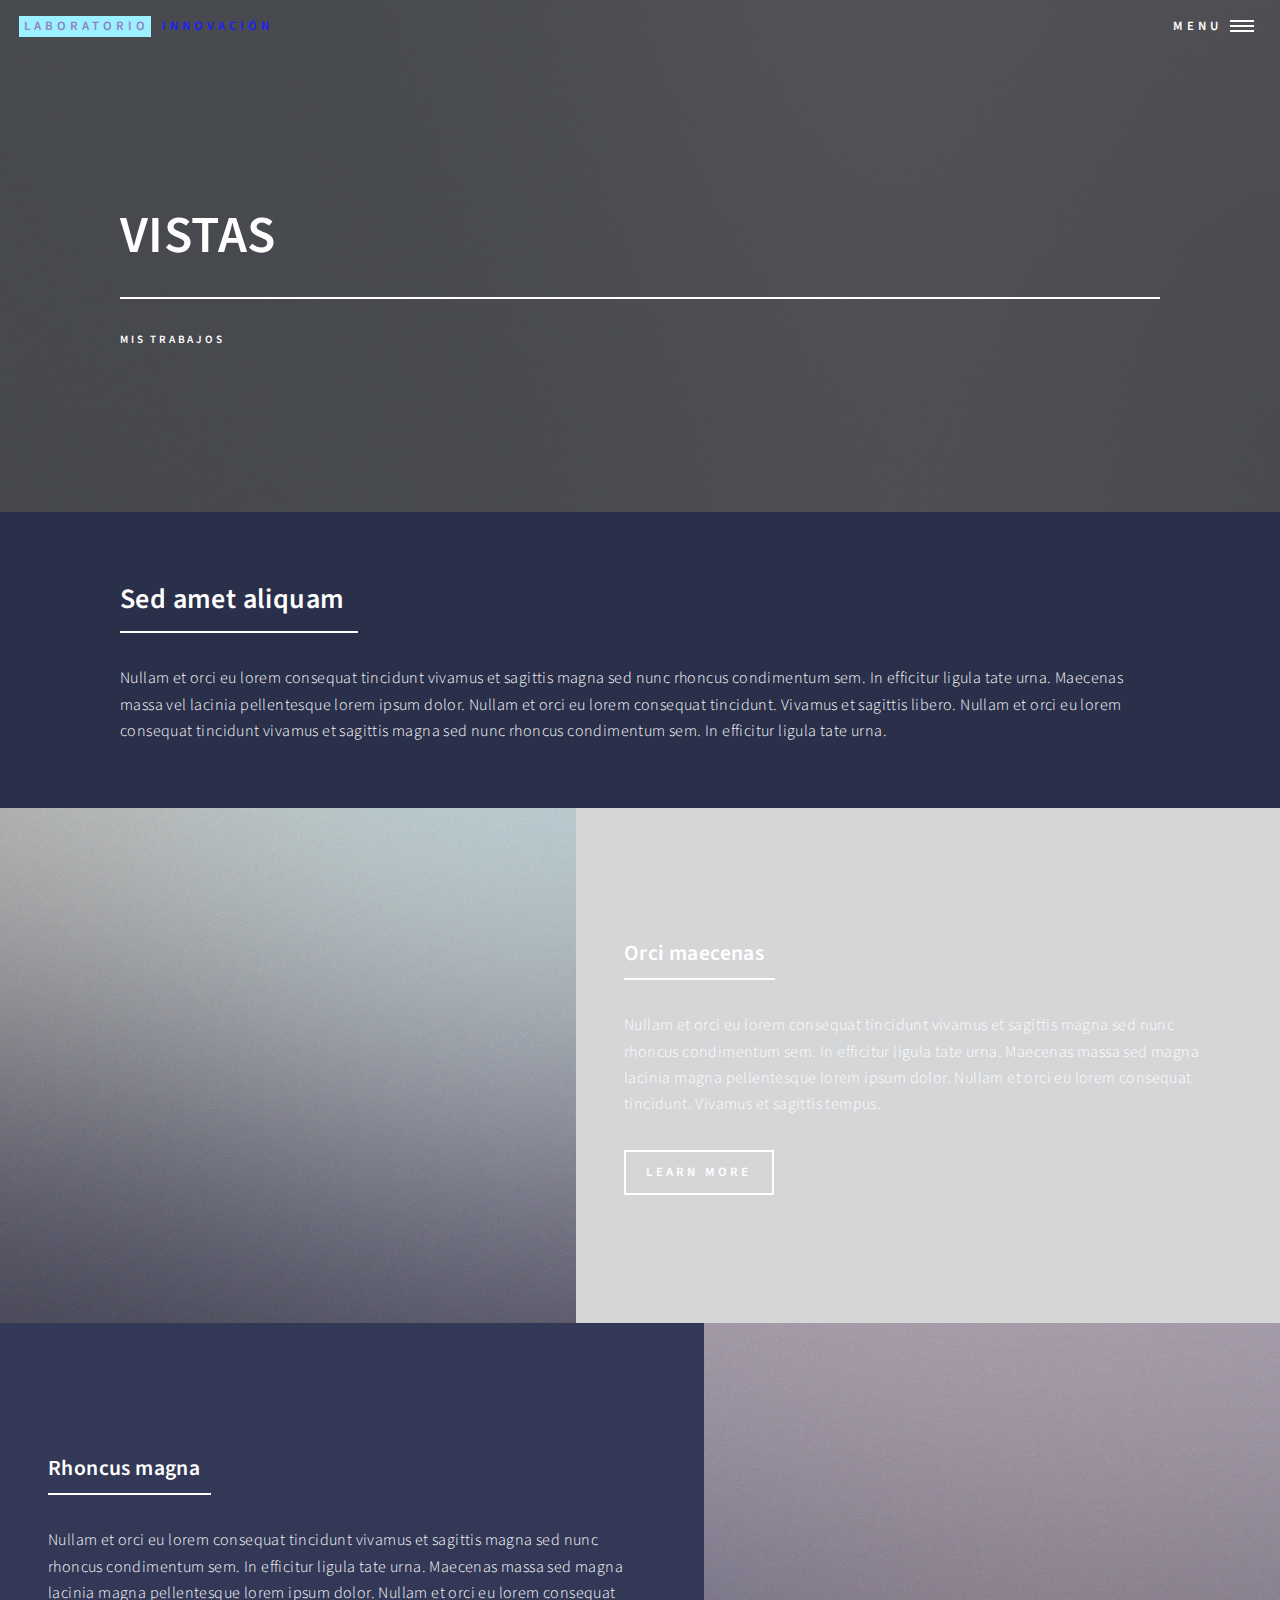
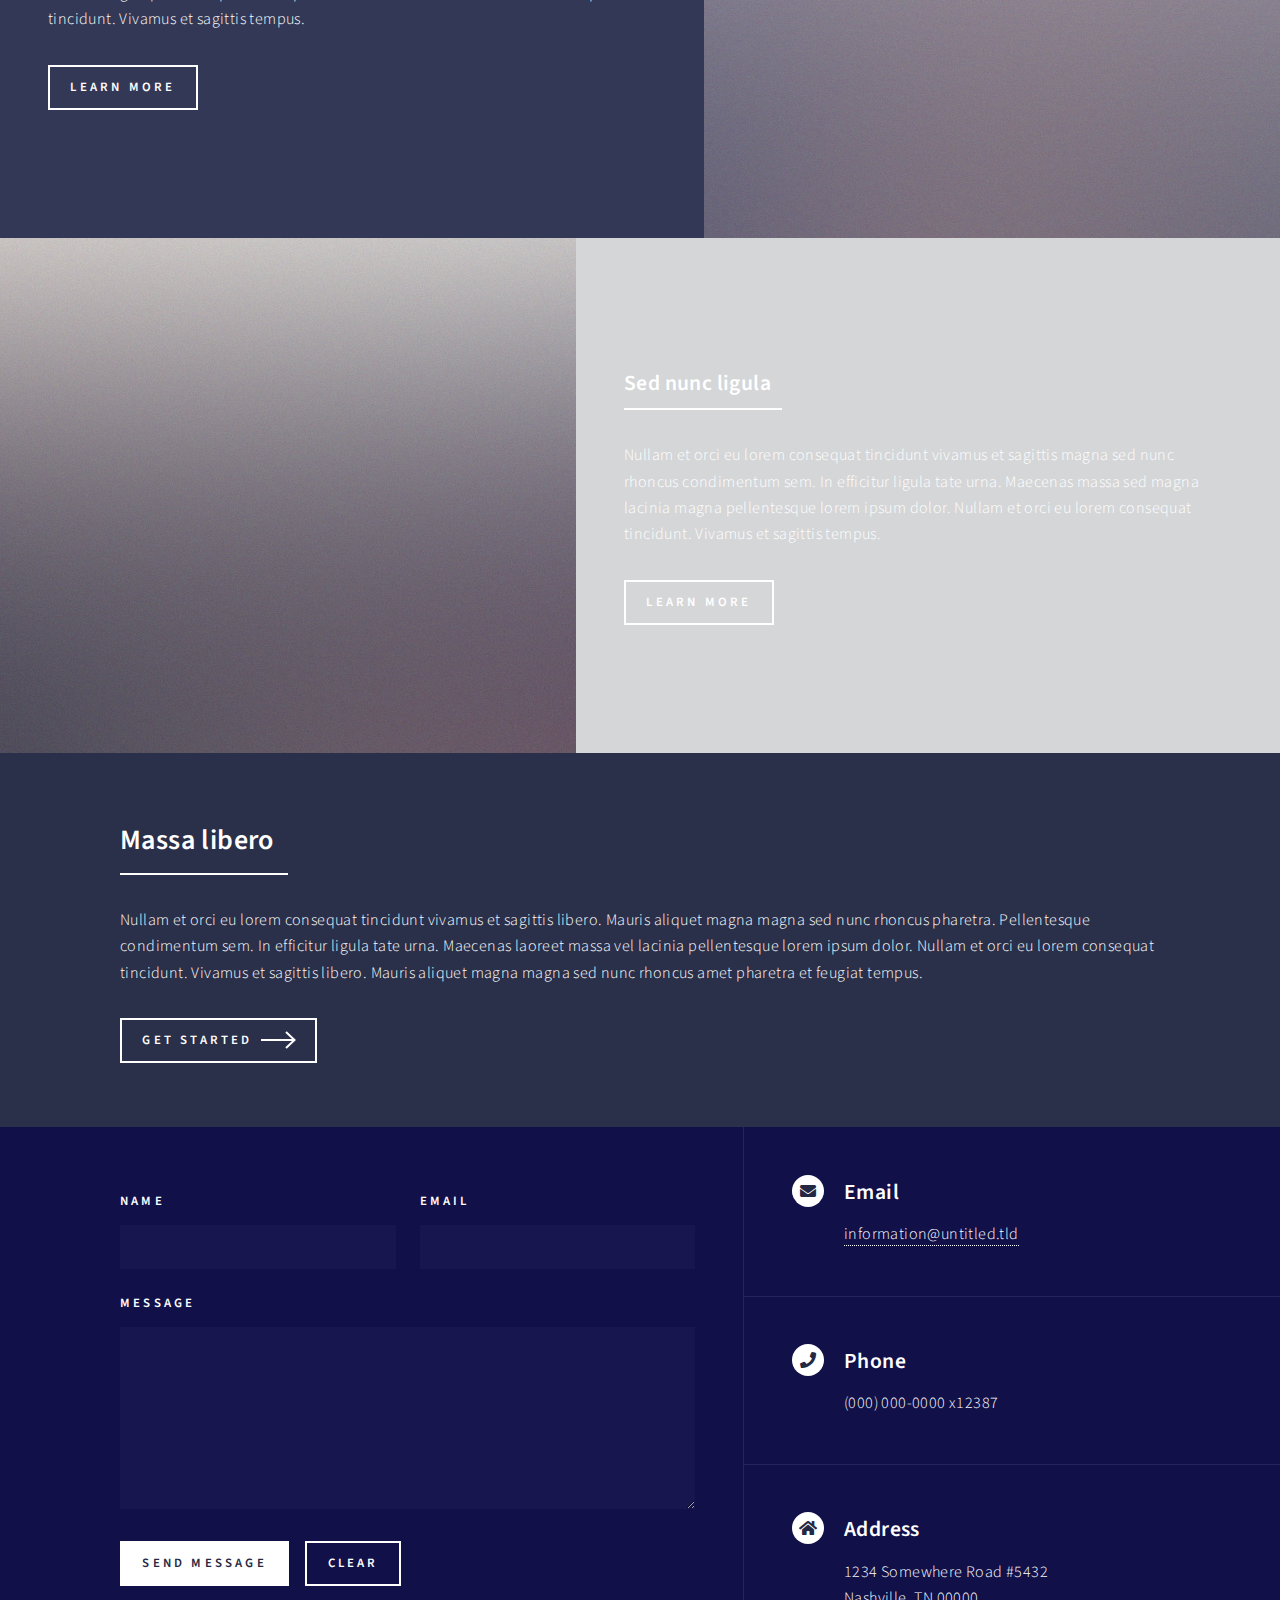
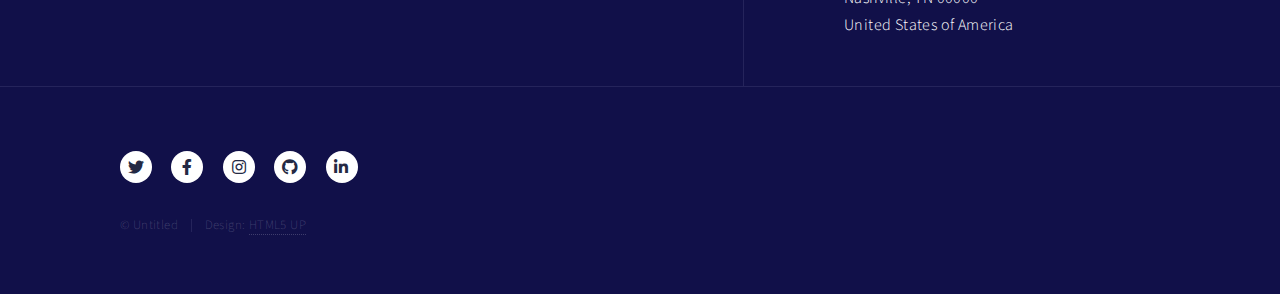
<file: vistas.html>
<!DOCTYPE HTML>
<!--
	Forty by HTML5 UP
	html5up.net | @ajlkn
	Free for personal and commercial use under the CCA 3.0 license (html5up.net/license)
-->
<html>
	<head>
		<title>cristian araindia caceres</title>
		<meta charset="utf-8" />
		<meta name="viewport" content="width=device-width, initial-scale=1, user-scalable=no" />
		<link rel="stylesheet" href="assets/css/main.css" />
		<noscript><link rel="stylesheet" href="assets/css/noscript.css" /></noscript>
	</head>
	<body class="is-preload">

		<!-- Wrapper -->
			<div id="wrapper">

				<!-- Header -->
				<!-- Note: The "styleN" class below should match that of the banner element. -->
					<header id="header" class="alt style2">
						<a href="index.html" class="logo"><strong>Laboratorio</strong> <span>Innovación</span></a>
						<nav>
							<a href="#menu">Menu</a>
						</nav>
					</header>

				<!-- Menu -->
					<nav id="menu">
						<ul class="links">
							<li><a href="index.html">Inicio</a></li>
							<li><a href="landing.html">Sobre mi</a></li>
							<li><a href="generic.html">Tareas</a></li>
							<li><a href="elements.html">PORTAFOLIO</a></li>
						</ul>
						<ul class="actions stacked">
							<li><a href="#" class="button primary fit">Get Started</a></li>
							<li><a href="#" class="button fit">Log In</a></li>
						</ul>
					</nav>

				<!-- Banner -->
				<!-- Note: The "styleN" class below should match that of the header element. -->
					<section id="banner" class="style2">
						<div class="inner">
							<span class="image">
								<img src="images/pic07.jpg" alt="" />
							</span>
							<header class="major">
								<h1>VISTAS</h1>
							</header>
							<div class="content">
								<p>MIS TRABAJOS</p>
							</div>
						</div>
					</section>

				<!-- Main -->
					<div id="main">

						<!-- One -->
							<section id="one">
								<div class="inner">
									<header class="major">
										<h2>Sed amet aliquam</h2>
									</header>
									<p>Nullam et orci eu lorem consequat tincidunt vivamus et sagittis magna sed nunc rhoncus condimentum sem. In efficitur ligula tate urna. Maecenas massa vel lacinia pellentesque lorem ipsum dolor. Nullam et orci eu lorem consequat tincidunt. Vivamus et sagittis libero. Nullam et orci eu lorem consequat tincidunt vivamus et sagittis magna sed nunc rhoncus condimentum sem. In efficitur ligula tate urna.</p>
								</div>
							</section>

						<!-- Two -->
							<section id="two" class="spotlights">
								<section>
									<a href="generic.html" class="image">
										<img src="images/pic08.jpg" alt="" data-position="center center" />
									</a>
									<div class="content">
										<div class="inner">
											<header class="major">
												<h3>Orci maecenas</h3>
											</header>
											<p>Nullam et orci eu lorem consequat tincidunt vivamus et sagittis magna sed nunc rhoncus condimentum sem. In efficitur ligula tate urna. Maecenas massa sed magna lacinia magna pellentesque lorem ipsum dolor. Nullam et orci eu lorem consequat tincidunt. Vivamus et sagittis tempus.</p>
											<ul class="actions">
												<li><a href="generic.html" class="button">Learn more</a></li>
											</ul>
										</div>
									</div>
								</section>
								<section>
									<a href="generic.html" class="image">
										<img src="images/pic09.jpg" alt="" data-position="top center" />
									</a>
									<div class="content">
										<div class="inner">
											<header class="major">
												<h3>Rhoncus magna</h3>
											</header>
											<p>Nullam et orci eu lorem consequat tincidunt vivamus et sagittis magna sed nunc rhoncus condimentum sem. In efficitur ligula tate urna. Maecenas massa sed magna lacinia magna pellentesque lorem ipsum dolor. Nullam et orci eu lorem consequat tincidunt. Vivamus et sagittis tempus.</p>
											<ul class="actions">
												<li><a href="generic.html" class="button">Learn more</a></li>
											</ul>
										</div>
									</div>
								</section>
								<section>
									<a href="generic.html" class="image">
										<img src="images/pic10.jpg" alt="" data-position="25% 25%" />
									</a>
									<div class="content">
										<div class="inner">
											<header class="major">
												<h3>Sed nunc ligula</h3>
											</header>
											<p>Nullam et orci eu lorem consequat tincidunt vivamus et sagittis magna sed nunc rhoncus condimentum sem. In efficitur ligula tate urna. Maecenas massa sed magna lacinia magna pellentesque lorem ipsum dolor. Nullam et orci eu lorem consequat tincidunt. Vivamus et sagittis tempus.</p>
											<ul class="actions">
												<li><a href="generic.html" class="button">Learn more</a></li>
											</ul>
										</div>
									</div>
								</section>
							</section>

						<!-- Three -->
							<section id="three">
								<div class="inner">
									<header class="major">
										<h2>Massa libero</h2>
									</header>
									<p>Nullam et orci eu lorem consequat tincidunt vivamus et sagittis libero. Mauris aliquet magna magna sed nunc rhoncus pharetra. Pellentesque condimentum sem. In efficitur ligula tate urna. Maecenas laoreet massa vel lacinia pellentesque lorem ipsum dolor. Nullam et orci eu lorem consequat tincidunt. Vivamus et sagittis libero. Mauris aliquet magna magna sed nunc rhoncus amet pharetra et feugiat tempus.</p>
									<ul class="actions">
										<li><a href="generic.html" class="button next">Get Started</a></li>
									</ul>
								</div>
							</section>

					</div>

				<!-- Contact -->
					<section id="contact">
						<div class="inner">
							<section>
								<form method="post" action="#">
									<div class="fields">
										<div class="field half">
											<label for="name">Name</label>
											<input type="text" name="name" id="name" />
										</div>
										<div class="field half">
											<label for="email">Email</label>
											<input type="text" name="email" id="email" />
										</div>
										<div class="field">
											<label for="message">Message</label>
											<textarea name="message" id="message" rows="6"></textarea>
										</div>
									</div>
									<ul class="actions">
										<li><input type="submit" value="Send Message" class="primary" /></li>
										<li><input type="reset" value="Clear" /></li>
									</ul>
								</form>
							</section>
							<section class="split">
								<section>
									<div class="contact-method">
										<span class="icon solid alt fa-envelope"></span>
										<h3>Email</h3>
										<a href="#">information@untitled.tld</a>
									</div>
								</section>
								<section>
									<div class="contact-method">
										<span class="icon solid alt fa-phone"></span>
										<h3>Phone</h3>
										<span>(000) 000-0000 x12387</span>
									</div>
								</section>
								<section>
									<div class="contact-method">
										<span class="icon solid alt fa-home"></span>
										<h3>Address</h3>
										<span>1234 Somewhere Road #5432<br />
										Nashville, TN 00000<br />
										United States of America</span>
									</div>
								</section>
							</section>
						</div>
					</section>

				<!-- Footer -->
					<footer id="footer">
						<div class="inner">
							<ul class="icons">
								<li><a href="#" class="icon brands alt fa-twitter"><span class="label">Twitter</span></a></li>
								<li><a href="#" class="icon brands alt fa-facebook-f"><span class="label">Facebook</span></a></li>
								<li><a href="#" class="icon brands alt fa-instagram"><span class="label">Instagram</span></a></li>
								<li><a href="#" class="icon brands alt fa-github"><span class="label">GitHub</span></a></li>
								<li><a href="#" class="icon brands alt fa-linkedin-in"><span class="label">LinkedIn</span></a></li>
							</ul>
							<ul class="copyright">
								<li>&copy; Untitled</li><li>Design: <a href="https://html5up.net">HTML5 UP</a></li>
							</ul>
						</div>
					</footer>

			</div>

		<!-- Scripts -->
			<script src="assets/js/jquery.min.js"></script>
			<script src="assets/js/jquery.scrolly.min.js"></script>
			<script src="assets/js/jquery.scrollex.min.js"></script>
			<script src="assets/js/browser.min.js"></script>
			<script src="assets/js/breakpoints.min.js"></script>
			<script src="assets/js/util.js"></script>
			<script src="assets/js/main.js"></script>

	</body>
</html>
</file>
<file: assets/css/noscript.css>
/*
	Forty by HTML5 UP
	html5up.net | @ajlkn
	Free for personal and commercial use under the CCA 3.0 license (html5up.net/license)
*/

/* Banner */

	body.is-preload #banner:after {
		opacity: 0.85;
	}

	body.is-preload #banner > .inner {
		-moz-filter: none;
		-webkit-filter: none;
		-ms-filter: none;
		filter: none;
		-moz-transform: none;
		-webkit-transform: none;
		-ms-transform: none;
		transform: none;
		opacity: 1;
	}
</file>
<file: assets/css/main.css>
@import url(fontawesome-all.min.css);
@import url("https://fonts.googleapis.com/css?family=Source+Sans+Pro:300,300italic,600,600italic");

/*
	Forty by HTML5 UP
	html5up.net | @ajlkn
	Free for personal and commercial use under the CCA 3.0 license (html5up.net/license)
*/

html, body, div, span, applet, object,
iframe, h1, h2, h3, h4, h5, h6, p, blockquote,
pre, a, abbr, acronym, address, big, cite,
code, del, dfn, em, img, ins, kbd, q, s, samp,
small, strike, strong, sub, sup, tt, var, b,
u, i, center, dl, dt, dd, ol, ul, li, fieldset,
form, label, legend, table, caption, tbody,
tfoot, thead, tr, th, td, article, aside,
canvas, details, embed, figure, figcaption,
footer, header, hgroup, menu, nav, output, ruby,
section, summary, time, mark, audio, video {
	margin: 0;
	padding: 0;
	border: 0;
	font-size: 100%;
	font: inherit;
	vertical-align: baseline;}

article, aside, details, figcaption, figure,
footer, header, hgroup, menu, nav, section {
	display: block;}

body {
	line-height: 1;
}

ol, ul {
	list-style: none;
}

blockquote, q {
	quotes: none;
}

	blockquote:before, blockquote:after, q:before, q:after {
		content: '';
		content: none;
	}

table {
	border-collapse: collapse;
	border-spacing: 0;
}

body {
	-webkit-text-size-adjust: none;
}

mark {
	background-color: transparent;
	color: inherit;
}

input::-moz-focus-inner {
	border: 0;
	padding: 0;
}

input, select, textarea {
	-moz-appearance: none;
	-webkit-appearance: none;
	-ms-appearance: none;
	appearance: none;
}

/* Basic */

	@-ms-viewport {
		width: device-width;
	}

	body {
		-ms-overflow-style: scrollbar;
	}

	@media screen and (max-width: 480px) {

		html, body {
			min-width: 320px;
		}

	}

	html {
		box-sizing: border-box;
	}

	*, *:before, *:after {
		box-sizing: inherit;
	}

	body {
		background: #111049;
	}

		body.is-preload *, body.is-preload *:before, body.is-preload *:after {
			-moz-animation: none !important;
			-webkit-animation: none !important;
			-ms-animation: none !important;
			animation: none !important;
			-moz-transition: none !important;
			-webkit-transition: none !important;
			-ms-transition: none !important;
			transition: none !important;
		}

/* Type */

	body, input, select, textarea {
		color: #ffffff;
		font-family: "Source Sans Pro", Helvetica, sans-serif;
		font-size: 17pt;
		font-weight: 300;
		letter-spacing: 0.025em;
		line-height: 1.65;
	}

		@media screen and (max-width: 1680px) {

			body, input, select, textarea {
				font-size: 14pt;
			}

		}

		@media screen and (max-width: 1280px) {

			body, input, select, textarea {
				font-size: 12pt;
			}

		}

		@media screen and (max-width: 360px) {

			body, input, select, textarea {
				font-size: 11pt;
			}

		}

	a {
		-moz-transition: color 0.2s ease-in-out, border-bottom-color 0.2s ease-in-out;
		-webkit-transition: color 0.2s ease-in-out, border-bottom-color 0.2s ease-in-out;
		-ms-transition: color 0.2s ease-in-out, border-bottom-color 0.2s ease-in-out;
		transition: color 0.2s ease-in-out, border-bottom-color 0.2s ease-in-out;
		border-bottom: dotted 1px;
		color: inherit;
		text-decoration: none;
	}

		a:hover {
			border-bottom-color: transparent;
			color: #1b1efd !important;
		}

		a:active {
			color: #393cfc !important;
		}

	strong, b {
		color: #ffffff;
		font-weight: 600;
	}

	em, i {
		font-style: italic;
	}

	p {
		margin: 0 0 2em 0;
	}

	h1, h2, h3, h4, h5, h6 {
		color: #ffffff;
		font-weight: 600;
		line-height: 1.65;
		margin: 0 0 1em 0;
	}

		h1 a, h2 a, h3 a, h4 a, h5 a, h6 a {
			color: inherit;
			border-bottom: 0;
		}

	h1 {
		font-size: 2.5em;
	}

	h2 {
		font-size: 1.75em;
	}

	h3 {
		font-size: 1.35em;
	}

	h4 {
		font-size: 1.1em;
	}

	h5 {
		font-size: 0.9em;
	}

	h6 {
		font-size: 0.7em;
	}

	@media screen and (max-width: 736px) {

		h1 {
			font-size: 2em;
		}

		h2 {
			font-size: 1.5em;
		}

		h3 {
			font-size: 1.25em;
		}

	}

	sub {
		font-size: 0.8em;
		position: relative;
		top: 0.5em;
	}

	sup {
		font-size: 0.8em;
		position: relative;
		top: -0.5em;
	}

	blockquote {
		border-left: solid 4px rgba(212, 212, 255, 0.1);
		font-style: italic;
		margin: 0 0 2em 0;
		padding: 0.5em 0 0.5em 2em;
	}

	code {
		background: rgba(212, 212, 255, 0.035);
		font-family: "Courier New", monospace;
		font-size: 0.9em;
		margin: 0 0.25em;
		padding: 0.25em 0.65em;
	}

	pre {
		-webkit-overflow-scrolling: touch;
		font-family: "Courier New", monospace;
		font-size: 0.9em;
		margin: 0 0 2em 0;
	}

		pre code {
			display: block;
			line-height: 1.75;
			padding: 1em 1.5em;
			overflow-x: auto;
		}

	hr {
		border: 0;
		border-bottom: solid 1px rgba(212, 212, 255, 0.1);
		margin: 2em 0;
	}

		hr.major {
			margin: 3em 0;
		}

	.align-left {
		text-align: left;
	}

	.align-center {
		text-align: center;
	}

	.align-right {
		text-align: right;
	}

/* Row */

	.row {
		display: flex;
		flex-wrap: wrap;
		box-sizing: border-box;
		align-items: stretch;
	}

		.row > * {
			box-sizing: border-box;
		}

		.row.gtr-uniform > * > :last-child {
			margin-bottom: 0;
		}

		.row.aln-left {
			justify-content: flex-start;
		}

		.row.aln-center {
			justify-content: center;
		}

		.row.aln-right {
			justify-content: flex-end;
		}

		.row.aln-top {
			align-items: flex-start;
		}

		.row.aln-middle {
			align-items: center;
		}

		.row.aln-bottom {
			align-items: flex-end;
		}

		.row > .imp {
			order: -1;
		}

		.row > .col-1 {
			width: 8.33333%;
		}

		.row > .off-1 {
			margin-left: 8.33333%;
		}

		.row > .col-2 {
			width: 16.66667%;
		}

		.row > .off-2 {
			margin-left: 16.66667%;
		}

		.row > .col-3 {
			width: 25%;
		}

		.row > .off-3 {
			margin-left: 25%;
		}

		.row > .col-4 {
			width: 33.33333%;
		}

		.row > .off-4 {
			margin-left: 33.33333%;
		}

		.row > .col-5 {
			width: 41.66667%;
		}

		.row > .off-5 {
			margin-left: 41.66667%;
		}

		.row > .col-6 {
			width: 50%;
		}

		.row > .off-6 {
			margin-left: 50%;
		}

		.row > .col-7 {
			width: 58.33333%;
		}

		.row > .off-7 {
			margin-left: 58.33333%;
		}

		.row > .col-8 {
			width: 66.66667%;
		}

		.row > .off-8 {
			margin-left: 66.66667%;
		}

		.row > .col-9 {
			width: 75%;
		}

		.row > .off-9 {
			margin-left: 75%;
		}

		.row > .col-10 {
			width: 83.33333%;
		}

		.row > .off-10 {
			margin-left: 83.33333%;
		}

		.row > .col-11 {
			width: 91.66667%;
		}

		.row > .off-11 {
			margin-left: 91.66667%;
		}

		.row > .col-12 {
			width: 100%;
		}

		.row > .off-12 {
			margin-left: 100%;
		}

		.row.gtr-0 {
			margin-top: 0;
			margin-left: 0em;
		}

			.row.gtr-0 > * {
				padding: 0 0 0 0em;
			}

			.row.gtr-0.gtr-uniform {
				margin-top: 0em;
			}

				.row.gtr-0.gtr-uniform > * {
					padding-top: 0em;
				}

		.row.gtr-25 {
			margin-top: 0;
			margin-left: -0.5em;
		}

			.row.gtr-25 > * {
				padding: 0 0 0 0.5em;
			}

			.row.gtr-25.gtr-uniform {
				margin-top: -0.5em;
			}

				.row.gtr-25.gtr-uniform > * {
					padding-top: 0.5em;
				}

		.row.gtr-50 {
			margin-top: 0;
			margin-left: -1em;
		}

			.row.gtr-50 > * {
				padding: 0 0 0 1em;
			}

			.row.gtr-50.gtr-uniform {
				margin-top: -1em;
			}

				.row.gtr-50.gtr-uniform > * {
					padding-top: 1em;
				}

		.row {
			margin-top: 0;
			margin-left: -2em;
		}

			.row > * {
				padding: 0 0 0 2em;
			}

			.row.gtr-uniform {
				margin-top: -2em;
			}

				.row.gtr-uniform > * {
					padding-top: 2em;
				}

		.row.gtr-150 {
			margin-top: 0;
			margin-left: -3em;
		}

			.row.gtr-150 > * {
				padding: 0 0 0 3em;
			}

			.row.gtr-150.gtr-uniform {
				margin-top: -3em;
			}

				.row.gtr-150.gtr-uniform > * {
					padding-top: 3em;
				}

		.row.gtr-200 {
			margin-top: 0;
			margin-left: -4em;
		}

			.row.gtr-200 > * {
				padding: 0 0 0 4em;
			}

			.row.gtr-200.gtr-uniform {
				margin-top: -4em;
			}

				.row.gtr-200.gtr-uniform > * {
					padding-top: 4em;
				}

		@media screen and (max-width: 1680px) {

			.row {
				display: flex;
				flex-wrap: wrap;
				box-sizing: border-box;
				align-items: stretch;
			}

				.row > * {
					box-sizing: border-box;
				}

				.row.gtr-uniform > * > :last-child {
					margin-bottom: 0;
				}

				.row.aln-left {
					justify-content: flex-start;
				}

				.row.aln-center {
					justify-content: center;
				}

				.row.aln-right {
					justify-content: flex-end;
				}

				.row.aln-top {
					align-items: flex-start;
				}

				.row.aln-middle {
					align-items: center;
				}

				.row.aln-bottom {
					align-items: flex-end;
				}

				.row > .imp-xlarge {
					order: -1;
				}

				.row > .col-1-xlarge {
					width: 8.33333%;
				}

				.row > .off-1-xlarge {
					margin-left: 8.33333%;
				}

				.row > .col-2-xlarge {
					width: 16.66667%;
				}

				.row > .off-2-xlarge {
					margin-left: 16.66667%;
				}

				.row > .col-3-xlarge {
					width: 25%;
				}

				.row > .off-3-xlarge {
					margin-left: 25%;
				}

				.row > .col-4-xlarge {
					width: 33.33333%;
				}

				.row > .off-4-xlarge {
					margin-left: 33.33333%;
				}

				.row > .col-5-xlarge {
					width: 41.66667%;
				}

				.row > .off-5-xlarge {
					margin-left: 41.66667%;
				}

				.row > .col-6-xlarge {
					width: 50%;
				}

				.row > .off-6-xlarge {
					margin-left: 50%;
				}

				.row > .col-7-xlarge {
					width: 58.33333%;
				}

				.row > .off-7-xlarge {
					margin-left: 58.33333%;
				}

				.row > .col-8-xlarge {
					width: 66.66667%;
				}

				.row > .off-8-xlarge {
					margin-left: 66.66667%;
				}

				.row > .col-9-xlarge {
					width: 75%;
				}

				.row > .off-9-xlarge {
					margin-left: 75%;
				}

				.row > .col-10-xlarge {
					width: 83.33333%;
				}

				.row > .off-10-xlarge {
					margin-left: 83.33333%;
				}

				.row > .col-11-xlarge {
					width: 91.66667%;
				}

				.row > .off-11-xlarge {
					margin-left: 91.66667%;
				}

				.row > .col-12-xlarge {
					width: 100%;
				}

				.row > .off-12-xlarge {
					margin-left: 100%;
				}

				.row.gtr-0 {
					margin-top: 0;
					margin-left: 0em;
				}

					.row.gtr-0 > * {
						padding: 0 0 0 0em;
					}

					.row.gtr-0.gtr-uniform {
						margin-top: 0em;
					}

						.row.gtr-0.gtr-uniform > * {
							padding-top: 0em;
						}

				.row.gtr-25 {
					margin-top: 0;
					margin-left: -0.5em;
				}

					.row.gtr-25 > * {
						padding: 0 0 0 0.5em;
					}

					.row.gtr-25.gtr-uniform {
						margin-top: -0.5em;
					}

						.row.gtr-25.gtr-uniform > * {
							padding-top: 0.5em;
						}

				.row.gtr-50 {
					margin-top: 0;
					margin-left: -1em;
				}

					.row.gtr-50 > * {
						padding: 0 0 0 1em;
					}

					.row.gtr-50.gtr-uniform {
						margin-top: -1em;
					}

						.row.gtr-50.gtr-uniform > * {
							padding-top: 1em;
						}

				.row {
					margin-top: 0;
					margin-left: -2em;
				}

					.row > * {
						padding: 0 0 0 2em;
					}

					.row.gtr-uniform {
						margin-top: -2em;
					}

						.row.gtr-uniform > * {
							padding-top: 2em;
						}

				.row.gtr-150 {
					margin-top: 0;
					margin-left: -3em;
				}

					.row.gtr-150 > * {
						padding: 0 0 0 3em;
					}

					.row.gtr-150.gtr-uniform {
						margin-top: -3em;
					}

						.row.gtr-150.gtr-uniform > * {
							padding-top: 3em;
						}

				.row.gtr-200 {
					margin-top: 0;
					margin-left: -4em;
				}

					.row.gtr-200 > * {
						padding: 0 0 0 4em;
					}

					.row.gtr-200.gtr-uniform {
						margin-top: -4em;
					}

						.row.gtr-200.gtr-uniform > * {
							padding-top: 4em;
						}

		}

		@media screen and (max-width: 1280px) {

			.row {
				display: flex;
				flex-wrap: wrap;
				box-sizing: border-box;
				align-items: stretch;
			}

				.row > * {
					box-sizing: border-box;
				}

				.row.gtr-uniform > * > :last-child {
					margin-bottom: 0;
				}

				.row.aln-left {
					justify-content: flex-start;
				}

				.row.aln-center {
					justify-content: center;
				}

				.row.aln-right {
					justify-content: flex-end;
				}

				.row.aln-top {
					align-items: flex-start;
				}

				.row.aln-middle {
					align-items: center;
				}

				.row.aln-bottom {
					align-items: flex-end;
				}

				.row > .imp-large {
					order: -1;
				}

				.row > .col-1-large {
					width: 8.33333%;
				}

				.row > .off-1-large {
					margin-left: 8.33333%;
				}

				.row > .col-2-large {
					width: 16.66667%;
				}

				.row > .off-2-large {
					margin-left: 16.66667%;
				}

				.row > .col-3-large {
					width: 25%;
				}

				.row > .off-3-large {
					margin-left: 25%;
				}

				.row > .col-4-large {
					width: 33.33333%;
				}

				.row > .off-4-large {
					margin-left: 33.33333%;
				}

				.row > .col-5-large {
					width: 41.66667%;
				}

				.row > .off-5-large {
					margin-left: 41.66667%;
				}

				.row > .col-6-large {
					width: 50%;
				}

				.row > .off-6-large {
					margin-left: 50%;
				}

				.row > .col-7-large {
					width: 58.33333%;
				}

				.row > .off-7-large {
					margin-left: 58.33333%;
				}

				.row > .col-8-large {
					width: 66.66667%;
				}

				.row > .off-8-large {
					margin-left: 66.66667%;
				}

				.row > .col-9-large {
					width: 75%;
				}

				.row > .off-9-large {
					margin-left: 75%;
				}

				.row > .col-10-large {
					width: 83.33333%;
				}

				.row > .off-10-large {
					margin-left: 83.33333%;
				}

				.row > .col-11-large {
					width: 91.66667%;
				}

				.row > .off-11-large {
					margin-left: 91.66667%;
				}

				.row > .col-12-large {
					width: 100%;
				}

				.row > .off-12-large {
					margin-left: 100%;
				}

				.row.gtr-0 {
					margin-top: 0;
					margin-left: 0em;
				}

					.row.gtr-0 > * {
						padding: 0 0 0 0em;
					}

					.row.gtr-0.gtr-uniform {
						margin-top: 0em;
					}

						.row.gtr-0.gtr-uniform > * {
							padding-top: 0em;
						}

				.row.gtr-25 {
					margin-top: 0;
					margin-left: -0.375em;
				}

					.row.gtr-25 > * {
						padding: 0 0 0 0.375em;
					}

					.row.gtr-25.gtr-uniform {
						margin-top: -0.375em;
					}

						.row.gtr-25.gtr-uniform > * {
							padding-top: 0.375em;
						}

				.row.gtr-50 {
					margin-top: 0;
					margin-left: -0.75em;
				}

					.row.gtr-50 > * {
						padding: 0 0 0 0.75em;
					}

					.row.gtr-50.gtr-uniform {
						margin-top: -0.75em;
					}

						.row.gtr-50.gtr-uniform > * {
							padding-top: 0.75em;
						}

				.row {
					margin-top: 0;
					margin-left: -1.5em;
				}

					.row > * {
						padding: 0 0 0 1.5em;
					}

					.row.gtr-uniform {
						margin-top: -1.5em;
					}

						.row.gtr-uniform > * {
							padding-top: 1.5em;
						}

				.row.gtr-150 {
					margin-top: 0;
					margin-left: -2.25em;
				}

					.row.gtr-150 > * {
						padding: 0 0 0 2.25em;
					}

					.row.gtr-150.gtr-uniform {
						margin-top: -2.25em;
					}

						.row.gtr-150.gtr-uniform > * {
							padding-top: 2.25em;
						}

				.row.gtr-200 {
					margin-top: 0;
					margin-left: -3em;
				}

					.row.gtr-200 > * {
						padding: 0 0 0 3em;
					}

					.row.gtr-200.gtr-uniform {
						margin-top: -3em;
					}

						.row.gtr-200.gtr-uniform > * {
							padding-top: 3em;
						}

		}

		@media screen and (max-width: 980px) {

			.row {
				display: flex;
				flex-wrap: wrap;
				box-sizing: border-box;
				align-items: stretch;
			}

				.row > * {
					box-sizing: border-box;
				}

				.row.gtr-uniform > * > :last-child {
					margin-bottom: 0;
				}

				.row.aln-left {
					justify-content: flex-start;
				}

				.row.aln-center {
					justify-content: center;
				}

				.row.aln-right {
					justify-content: flex-end;
				}

				.row.aln-top {
					align-items: flex-start;
				}

				.row.aln-middle {
					align-items: center;
				}

				.row.aln-bottom {
					align-items: flex-end;
				}

				.row > .imp-medium {
					order: -1;
				}

				.row > .col-1-medium {
					width: 8.33333%;
				}

				.row > .off-1-medium {
					margin-left: 8.33333%;
				}

				.row > .col-2-medium {
					width: 16.66667%;
				}

				.row > .off-2-medium {
					margin-left: 16.66667%;
				}

				.row > .col-3-medium {
					width: 25%;
				}

				.row > .off-3-medium {
					margin-left: 25%;
				}

				.row > .col-4-medium {
					width: 33.33333%;
				}

				.row > .off-4-medium {
					margin-left: 33.33333%;
				}

				.row > .col-5-medium {
					width: 41.66667%;
				}

				.row > .off-5-medium {
					margin-left: 41.66667%;
				}

				.row > .col-6-medium {
					width: 50%;
				}

				.row > .off-6-medium {
					margin-left: 50%;
				}

				.row > .col-7-medium {
					width: 58.33333%;
				}

				.row > .off-7-medium {
					margin-left: 58.33333%;
				}

				.row > .col-8-medium {
					width: 66.66667%;
				}

				.row > .off-8-medium {
					margin-left: 66.66667%;
				}

				.row > .col-9-medium {
					width: 75%;
				}

				.row > .off-9-medium {
					margin-left: 75%;
				}

				.row > .col-10-medium {
					width: 83.33333%;
				}

				.row > .off-10-medium {
					margin-left: 83.33333%;
				}

				.row > .col-11-medium {
					width: 91.66667%;
				}

				.row > .off-11-medium {
					margin-left: 91.66667%;
				}

				.row > .col-12-medium {
					width: 100%;
				}

				.row > .off-12-medium {
					margin-left: 100%;
				}

				.row.gtr-0 {
					margin-top: 0;
					margin-left: 0em;
				}

					.row.gtr-0 > * {
						padding: 0 0 0 0em;
					}

					.row.gtr-0.gtr-uniform {
						margin-top: 0em;
					}

						.row.gtr-0.gtr-uniform > * {
							padding-top: 0em;
						}

				.row.gtr-25 {
					margin-top: 0;
					margin-left: -0.375em;
				}

					.row.gtr-25 > * {
						padding: 0 0 0 0.375em;
					}

					.row.gtr-25.gtr-uniform {
						margin-top: -0.375em;
					}

						.row.gtr-25.gtr-uniform > * {
							padding-top: 0.375em;
						}

				.row.gtr-50 {
					margin-top: 0;
					margin-left: -0.75em;
				}

					.row.gtr-50 > * {
						padding: 0 0 0 0.75em;
					}

					.row.gtr-50.gtr-uniform {
						margin-top: -0.75em;
					}

						.row.gtr-50.gtr-uniform > * {
							padding-top: 0.75em;
						}

				.row {
					margin-top: 0;
					margin-left: -1.5em;
				}

					.row > * {
						padding: 0 0 0 1.5em;
					}

					.row.gtr-uniform {
						margin-top: -1.5em;
					}

						.row.gtr-uniform > * {
							padding-top: 1.5em;
						}

				.row.gtr-150 {
					margin-top: 0;
					margin-left: -2.25em;
				}

					.row.gtr-150 > * {
						padding: 0 0 0 2.25em;
					}

					.row.gtr-150.gtr-uniform {
						margin-top: -2.25em;
					}

						.row.gtr-150.gtr-uniform > * {
							padding-top: 2.25em;
						}

				.row.gtr-200 {
					margin-top: 0;
					margin-left: -3em;
				}

					.row.gtr-200 > * {
						padding: 0 0 0 3em;
					}

					.row.gtr-200.gtr-uniform {
						margin-top: -3em;
					}

						.row.gtr-200.gtr-uniform > * {
							padding-top: 3em;
						}

		}

		@media screen and (max-width: 736px) {

			.row {
				display: flex;
				flex-wrap: wrap;
				box-sizing: border-box;
				align-items: stretch;
			}

				.row > * {
					box-sizing: border-box;
				}

				.row.gtr-uniform > * > :last-child {
					margin-bottom: 0;
				}

				.row.aln-left {
					justify-content: flex-start;
				}

				.row.aln-center {
					justify-content: center;
				}

				.row.aln-right {
					justify-content: flex-end;
				}

				.row.aln-top {
					align-items: flex-start;
				}

				.row.aln-middle {
					align-items: center;
				}

				.row.aln-bottom {
					align-items: flex-end;
				}

				.row > .imp-small {
					order: -1;
				}

				.row > .col-1-small {
					width: 8.33333%;
				}

				.row > .off-1-small {
					margin-left: 8.33333%;
				}

				.row > .col-2-small {
					width: 16.66667%;
				}

				.row > .off-2-small {
					margin-left: 16.66667%;
				}

				.row > .col-3-small {
					width: 25%;
				}

				.row > .off-3-small {
					margin-left: 25%;
				}

				.row > .col-4-small {
					width: 33.33333%;
				}

				.row > .off-4-small {
					margin-left: 33.33333%;
				}

				.row > .col-5-small {
					width: 41.66667%;
				}

				.row > .off-5-small {
					margin-left: 41.66667%;
				}

				.row > .col-6-small {
					width: 50%;
				}

				.row > .off-6-small {
					margin-left: 50%;
				}

				.row > .col-7-small {
					width: 58.33333%;
				}

				.row > .off-7-small {
					margin-left: 58.33333%;
				}

				.row > .col-8-small {
					width: 66.66667%;
				}

				.row > .off-8-small {
					margin-left: 66.66667%;
				}

				.row > .col-9-small {
					width: 75%;
				}

				.row > .off-9-small {
					margin-left: 75%;
				}

				.row > .col-10-small {
					width: 83.33333%;
				}

				.row > .off-10-small {
					margin-left: 83.33333%;
				}

				.row > .col-11-small {
					width: 91.66667%;
				}

				.row > .off-11-small {
					margin-left: 91.66667%;
				}

				.row > .col-12-small {
					width: 100%;
				}

				.row > .off-12-small {
					margin-left: 100%;
				}

				.row.gtr-0 {
					margin-top: 0;
					margin-left: 0em;
				}

					.row.gtr-0 > * {
						padding: 0 0 0 0em;
					}

					.row.gtr-0.gtr-uniform {
						margin-top: 0em;
					}

						.row.gtr-0.gtr-uniform > * {
							padding-top: 0em;
						}

				.row.gtr-25 {
					margin-top: 0;
					margin-left: -0.3125em;
				}

					.row.gtr-25 > * {
						padding: 0 0 0 0.3125em;
					}

					.row.gtr-25.gtr-uniform {
						margin-top: -0.3125em;
					}

						.row.gtr-25.gtr-uniform > * {
							padding-top: 0.3125em;
						}

				.row.gtr-50 {
					margin-top: 0;
					margin-left: -0.625em;
				}

					.row.gtr-50 > * {
						padding: 0 0 0 0.625em;
					}

					.row.gtr-50.gtr-uniform {
						margin-top: -0.625em;
					}

						.row.gtr-50.gtr-uniform > * {
							padding-top: 0.625em;
						}

				.row {
					margin-top: 0;
					margin-left: -1.25em;
				}

					.row > * {
						padding: 0 0 0 1.25em;
					}

					.row.gtr-uniform {
						margin-top: -1.25em;
					}

						.row.gtr-uniform > * {
							padding-top: 1.25em;
						}

				.row.gtr-150 {
					margin-top: 0;
					margin-left: -1.875em;
				}

					.row.gtr-150 > * {
						padding: 0 0 0 1.875em;
					}

					.row.gtr-150.gtr-uniform {
						margin-top: -1.875em;
					}

						.row.gtr-150.gtr-uniform > * {
							padding-top: 1.875em;
						}

				.row.gtr-200 {
					margin-top: 0;
					margin-left: -2.5em;
				}

					.row.gtr-200 > * {
						padding: 0 0 0 2.5em;
					}

					.row.gtr-200.gtr-uniform {
						margin-top: -2.5em;
					}

						.row.gtr-200.gtr-uniform > * {
							padding-top: 2.5em;
						}

		}

		@media screen and (max-width: 480px) {

			.row {
				display: flex;
				flex-wrap: wrap;
				box-sizing: border-box;
				align-items: stretch;
			}

				.row > * {
					box-sizing: border-box;
				}

				.row.gtr-uniform > * > :last-child {
					margin-bottom: 0;
				}

				.row.aln-left {
					justify-content: flex-start;
				}

				.row.aln-center {
					justify-content: center;
				}

				.row.aln-right {
					justify-content: flex-end;
				}

				.row.aln-top {
					align-items: flex-start;
				}

				.row.aln-middle {
					align-items: center;
				}

				.row.aln-bottom {
					align-items: flex-end;
				}

				.row > .imp-xsmall {
					order: -1;
				}

				.row > .col-1-xsmall {
					width: 8.33333%;
				}

				.row > .off-1-xsmall {
					margin-left: 8.33333%;
				}

				.row > .col-2-xsmall {
					width: 16.66667%;
				}

				.row > .off-2-xsmall {
					margin-left: 16.66667%;
				}

				.row > .col-3-xsmall {
					width: 25%;
				}

				.row > .off-3-xsmall {
					margin-left: 25%;
				}

				.row > .col-4-xsmall {
					width: 33.33333%;
				}

				.row > .off-4-xsmall {
					margin-left: 33.33333%;
				}

				.row > .col-5-xsmall {
					width: 41.66667%;
				}

				.row > .off-5-xsmall {
					margin-left: 41.66667%;
				}

				.row > .col-6-xsmall {
					width: 50%;
				}

				.row > .off-6-xsmall {
					margin-left: 50%;
				}

				.row > .col-7-xsmall {
					width: 58.33333%;
				}

				.row > .off-7-xsmall {
					margin-left: 58.33333%;
				}

				.row > .col-8-xsmall {
					width: 66.66667%;
				}

				.row > .off-8-xsmall {
					margin-left: 66.66667%;
				}

				.row > .col-9-xsmall {
					width: 75%;
				}

				.row > .off-9-xsmall {
					margin-left: 75%;
				}

				.row > .col-10-xsmall {
					width: 83.33333%;
				}

				.row > .off-10-xsmall {
					margin-left: 83.33333%;
				}

				.row > .col-11-xsmall {
					width: 91.66667%;
				}

				.row > .off-11-xsmall {
					margin-left: 91.66667%;
				}

				.row > .col-12-xsmall {
					width: 100%;
				}

				.row > .off-12-xsmall {
					margin-left: 100%;
				}

				.row.gtr-0 {
					margin-top: 0;
					margin-left: 0em;
				}

					.row.gtr-0 > * {
						padding: 0 0 0 0em;
					}

					.row.gtr-0.gtr-uniform {
						margin-top: 0em;
					}

						.row.gtr-0.gtr-uniform > * {
							padding-top: 0em;
						}

				.row.gtr-25 {
					margin-top: 0;
					margin-left: -0.3125em;
				}

					.row.gtr-25 > * {
						padding: 0 0 0 0.3125em;
					}

					.row.gtr-25.gtr-uniform {
						margin-top: -0.3125em;
					}

						.row.gtr-25.gtr-uniform > * {
							padding-top: 0.3125em;
						}

				.row.gtr-50 {
					margin-top: 0;
					margin-left: -0.625em;
				}

					.row.gtr-50 > * {
						padding: 0 0 0 0.625em;
					}

					.row.gtr-50.gtr-uniform {
						margin-top: -0.625em;
					}

						.row.gtr-50.gtr-uniform > * {
							padding-top: 0.625em;
						}

				.row {
					margin-top: 0;
					margin-left: -1.25em;
				}

					.row > * {
						padding: 0 0 0 1.25em;
					}

					.row.gtr-uniform {
						margin-top: -1.25em;
					}

						.row.gtr-uniform > * {
							padding-top: 1.25em;
						}

				.row.gtr-150 {
					margin-top: 0;
					margin-left: -1.875em;
				}

					.row.gtr-150 > * {
						padding: 0 0 0 1.875em;
					}

					.row.gtr-150.gtr-uniform {
						margin-top: -1.875em;
					}

						.row.gtr-150.gtr-uniform > * {
							padding-top: 1.875em;
						}

				.row.gtr-200 {
					margin-top: 0;
					margin-left: -2.5em;
				}

					.row.gtr-200 > * {
						padding: 0 0 0 2.5em;
					}

					.row.gtr-200.gtr-uniform {
						margin-top: -2.5em;
					}

						.row.gtr-200.gtr-uniform > * {
							padding-top: 2.5em;
						}

		}

/* Section/Article */

	section.special, article.special {
		text-align: center;
	}

	header.major {
		width: -moz-max-content;
		width: -webkit-max-content;
		width: -ms-max-content;
		width: max-content;
		margin-bottom: 2em;
	}

		header.major > :first-child {
			margin-bottom: 0;
			width: calc(100% + 0.5em);
		}

			header.major > :first-child:after {
				content: '';
				background-color: #ffffff;
				display: block;
				height: 2px;
				margin: 0.325em 0 0.5em 0;
				width: 100%;
			}

		header.major > p {
			font-size: 0.7em;
			font-weight: 600;
			letter-spacing: 0.25em;
			margin-bottom: 0;
			text-transform: uppercase;
		}

		body.is-ie header.major > :first-child:after {
			max-width: 9em;
		}

		body.is-ie header.major > h1:after {
			max-width: 100% !important;
		}

	@media screen and (max-width: 736px) {

		header.major > p br {
			display: none;
		}

	}

/* Form */

	form {
		margin: 0 0 2em 0;
	}

		form > :last-child {
			margin-bottom: 0;
		}

		form > .fields {
			display: -moz-flex;
			display: -webkit-flex;
			display: -ms-flex;
			display: flex;
			-moz-flex-wrap: wrap;
			-webkit-flex-wrap: wrap;
			-ms-flex-wrap: wrap;
			flex-wrap: wrap;
			width: calc(100% + 3em);
			margin: -1.5em 0 2em -1.5em;
		}

			form > .fields > .field {
				-moz-flex-grow: 0;
				-webkit-flex-grow: 0;
				-ms-flex-grow: 0;
				flex-grow: 0;
				-moz-flex-shrink: 0;
				-webkit-flex-shrink: 0;
				-ms-flex-shrink: 0;
				flex-shrink: 0;
				padding: 1.5em 0 0 1.5em;
				width: calc(100% - 1.5em);
			}

				form > .fields > .field.half {
					width: calc(50% - 0.75em);
				}

				form > .fields > .field.third {
					width: calc(100%/3 - 0.5em);
				}

				form > .fields > .field.quarter {
					width: calc(25% - 0.375em);
				}

		@media screen and (max-width: 480px) {

			form > .fields {
				width: calc(100% + 3em);
				margin: -1.5em 0 2em -1.5em;
			}

				form > .fields > .field {
					padding: 1.5em 0 0 1.5em;
					width: calc(100% - 1.5em);
				}

					form > .fields > .field.half {
						width: calc(100% - 1.5em);
					}

					form > .fields > .field.third {
						width: calc(100% - 1.5em);
					}

					form > .fields > .field.quarter {
						width: calc(100% - 1.5em);
					}

		}

	label {
		color: #ffffff;
		display: block;
		font-size: 0.8em;
		font-weight: 600;
		letter-spacing: 0.25em;
		margin: 0 0 1em 0;
		text-transform: uppercase;
	}

	input[type="text"],
	input[type="password"],
	input[type="email"],
	input[type="tel"],
	input[type="search"],
	input[type="url"],
	select,
	textarea {
		-moz-appearance: none;
		-webkit-appearance: none;
		-ms-appearance: none;
		appearance: none;
		background: rgba(212, 212, 255, 0.035);
		border: none;
		border-radius: 0;
		color: inherit;
		display: block;
		outline: 0;
		padding: 0 1em;
		text-decoration: none;
		width: 100%;
	}

		input[type="text"]:invalid,
		input[type="password"]:invalid,
		input[type="email"]:invalid,
		input[type="tel"]:invalid,
		input[type="search"]:invalid,
		input[type="url"]:invalid,
		select:invalid,
		textarea:invalid {
			box-shadow: none;
		}

		input[type="text"]:focus,
		input[type="password"]:focus,
		input[type="email"]:focus,
		input[type="tel"]:focus,
		input[type="search"]:focus,
		input[type="url"]:focus,
		select:focus,
		textarea:focus {
			border-color: #9bf1ff;
			box-shadow: 0 0 0 2px #9bf1ff;
		}

	select {
		background-image: url("data:image/svg+xml;charset=utf8,%3Csvg xmlns='http://www.w3.org/2000/svg' width='40' height='40' preserveAspectRatio='none' viewBox='0 0 40 40'%3E%3Cpath d='M9.4,12.3l10.4,10.4l10.4-10.4c0.2-0.2,0.5-0.4,0.9-0.4c0.3,0,0.6,0.1,0.9,0.4l3.3,3.3c0.2,0.2,0.4,0.5,0.4,0.9 c0,0.4-0.1,0.6-0.4,0.9L20.7,31.9c-0.2,0.2-0.5,0.4-0.9,0.4c-0.3,0-0.6-0.1-0.9-0.4L4.3,17.3c-0.2-0.2-0.4-0.5-0.4-0.9 c0-0.4,0.1-0.6,0.4-0.9l3.3-3.3c0.2-0.2,0.5-0.4,0.9-0.4S9.1,12.1,9.4,12.3z' fill='rgba(212, 212, 255, 0.1)' /%3E%3C/svg%3E");
		background-size: 1.25rem;
		background-repeat: no-repeat;
		background-position: calc(100% - 1rem) center;
		height: 2.75em;
		padding-right: 2.75em;
		text-overflow: ellipsis;
	}

		select option {
			color: #ffffff;
			background: #242943;
		}

		select:focus::-ms-value {
			background-color: transparent;
		}

		select::-ms-expand {
			display: none;
		}

	input[type="text"],
	input[type="password"],
	input[type="email"],
	input[type="tel"],
	input[type="search"],
	input[type="url"],
	select {
		height: 2.75em;
	}

	textarea {
		padding: 0.75em 1em;
	}

	input[type="checkbox"],
	input[type="radio"] {
		-moz-appearance: none;
		-webkit-appearance: none;
		-ms-appearance: none;
		appearance: none;
		display: block;
		float: left;
		margin-right: -2em;
		opacity: 0;
		width: 1em;
		z-index: -1;
	}

		input[type="checkbox"] + label,
		input[type="radio"] + label {
			text-decoration: none;
			color: #ffffff;
			cursor: pointer;
			display: inline-block;
			font-weight: 300;
			padding-left: 2.65em;
			padding-right: 0.75em;
			position: relative;
		}

			input[type="checkbox"] + label:before,
			input[type="radio"] + label:before {
				-moz-osx-font-smoothing: grayscale;
				-webkit-font-smoothing: antialiased;
				display: inline-block;
				font-style: normal;
				font-variant: normal;
				text-rendering: auto;
				line-height: 1;
				text-transform: none !important;
				font-family: 'Font Awesome 5 Free';
				font-weight: 900;
			}

			input[type="checkbox"] + label:before,
			input[type="radio"] + label:before {
				background: rgba(212, 212, 255, 0.035);
				content: '';
				display: inline-block;
				font-size: 0.8em;
				height: 2.0625em;
				left: 0;
				letter-spacing: 0;
				line-height: 2.0625em;
				position: absolute;
				text-align: center;
				top: 0;
				width: 2.0625em;
			}

		input[type="checkbox"]:checked + label:before,
		input[type="radio"]:checked + label:before {
			background: #ffffff;
			border-color: #9bf1ff;
			content: '\f00c';
			color: #242943;
		}

		input[type="checkbox"]:focus + label:before,
		input[type="radio"]:focus + label:before {
			box-shadow: 0 0 0 2px #9bf1ff;
		}

	input[type="radio"] + label:before {
		border-radius: 100%;
	}

	::-webkit-input-placeholder {
		color: rgba(244, 244, 255, 0.2) !important;
		opacity: 1.0;
	}

	:-moz-placeholder {
		color: rgba(244, 244, 255, 0.2) !important;
		opacity: 1.0;
	}

	::-moz-placeholder {
		color: rgba(244, 244, 255, 0.2) !important;
		opacity: 1.0;
	}

	:-ms-input-placeholder {
		color: rgba(244, 244, 255, 0.2) !important;
		opacity: 1.0;
	}

/* Box */

	.box {
		border: solid 1px rgba(212, 212, 255, 0.1);
		margin-bottom: 2em;
		padding: 1.5em;
	}

		.box > :last-child,
		.box > :last-child > :last-child,
		.box > :last-child > :last-child > :last-child {
			margin-bottom: 0;
		}

		.box.alt {
			border: 0;
			border-radius: 0;
			padding: 0;
		}

/* Icon */

	.icon {
		text-decoration: none;
		border-bottom: none;
		position: relative;
	}

		.icon:before {
			-moz-osx-font-smoothing: grayscale;
			-webkit-font-smoothing: antialiased;
			display: inline-block;
			font-style: normal;
			font-variant: normal;
			text-rendering: auto;
			line-height: 1;
			text-transform: none !important;
			font-family: 'Font Awesome 5 Free';
			font-weight: 400;
		}

		.icon > .label {
			display: none;
		}

		.icon:before {
			line-height: inherit;
		}

		.icon.solid:before {
			font-weight: 900;
		}

		.icon.brands:before {
			font-family: 'Font Awesome 5 Brands';
		}

		.icon.alt:before {
			background-color: #ffffff;
			border-radius: 100%;
			color: #242943;
			display: inline-block;
			height: 2em;
			line-height: 2em;
			text-align: center;
			width: 2em;
		}

	a.icon.alt:before {
		-moz-transition: background-color 0.2s ease-in-out;
		-webkit-transition: background-color 0.2s ease-in-out;
		-ms-transition: background-color 0.2s ease-in-out;
		transition: background-color 0.2s ease-in-out;
	}

	a.icon.alt:hover:before {
		background-color: #6fc3df;
	}

	a.icon.alt:active:before {
		background-color: #37a6cb;
	}

/* Image */

	.image {
		border: 0;
		display: inline-block;
		position: relative;
	}

		.image img {
			display: block;
		}

		.image.left, .image.right {
			max-width: 30%;
		}

			.image.left img, .image.right img {
				width: 100%;
			}

		.image.left {
			float: left;
			margin: 0 1.5em 1.25em 0;
			top: 0.25em;
		}

		.image.right {
			float: right;
			margin: 0 0 1.25em 1.5em;
			top: 0.25em;
		}

		.image.fit {
			display: block;
			margin: 0 0 2em 0;
			width: 100%;
		}

			.image.fit img {
				width: 100%;
			}

		.image.main {
			display: block;
			margin: 2.5em 0;
			width: 100%;
		}

			.image.main img {
				width: 100%;
			}

			@media screen and (max-width: 736px) {

				.image.main {
					margin: 1.5em 0;
				}

			}

/* List */

	ol {
		list-style: decimal;
		margin: 0 0 2em 0;
		padding-left: 1.25em;
	}

		ol li {
			padding-left: 0.25em;
		}

	ul {
		list-style: disc;
		margin: 0 0 2em 0;
		padding-left: 1em;
	}

		ul li {
			padding-left: 0.5em;
		}

		ul.alt {
			list-style: none;
			padding-left: 0;
		}

			ul.alt li {
				border-top: solid 1px rgba(212, 212, 255, 0.1);
				padding: 0.5em 0;
			}

				ul.alt li:first-child {
					border-top: 0;
					padding-top: 0;
				}

	dl {
		margin: 0 0 2em 0;
	}

		dl dt {
			display: block;
			font-weight: 600;
			margin: 0 0 1em 0;
		}

		dl dd {
			margin-left: 2em;
		}

/* Actions */

	ul.actions {
		display: -moz-flex;
		display: -webkit-flex;
		display: -ms-flex;
		display: flex;
		cursor: default;
		list-style: none;
		margin-left: -1em;
		padding-left: 0;
	}

		ul.actions li {
			padding: 0 0 0 1em;
			vertical-align: middle;
		}

		ul.actions.special {
			-moz-justify-content: center;
			-webkit-justify-content: center;
			-ms-justify-content: center;
			justify-content: center;
			width: 100%;
			margin-left: 0;
		}

			ul.actions.special li:first-child {
				padding-left: 0;
			}

		ul.actions.stacked {
			-moz-flex-direction: column;
			-webkit-flex-direction: column;
			-ms-flex-direction: column;
			flex-direction: column;
			margin-left: 0;
		}

			ul.actions.stacked li {
				padding: 1.3em 0 0 0;
			}

				ul.actions.stacked li:first-child {
					padding-top: 0;
				}

		ul.actions.fit {
			width: calc(100% + 1em);
		}

			ul.actions.fit li {
				-moz-flex-grow: 1;
				-webkit-flex-grow: 1;
				-ms-flex-grow: 1;
				flex-grow: 1;
				-moz-flex-shrink: 1;
				-webkit-flex-shrink: 1;
				-ms-flex-shrink: 1;
				flex-shrink: 1;
				width: 100%;
			}

				ul.actions.fit li > * {
					width: 100%;
				}

			ul.actions.fit.stacked {
				width: 100%;
			}

/* Icons */

	ul.icons {
		cursor: default;
		list-style: none;
		padding-left: 0;
	}

		ul.icons li {
			display: inline-block;
			padding: 0 1em 0 0;
		}

			ul.icons li:last-child {
				padding-right: 0;
			}

		@media screen and (max-width: 736px) {

			ul.icons li {
				padding: 0 0.75em 0 0;
			}

		}

/* Pagination */

	ul.pagination {
		cursor: default;
		list-style: none;
		padding-left: 0;
	}

		ul.pagination li {
			display: inline-block;
			padding-left: 0;
			vertical-align: middle;
		}

			ul.pagination li > .page {
				-moz-transition: background-color 0.2s ease-in-out, color 0.2s ease-in-out;
				-webkit-transition: background-color 0.2s ease-in-out, color 0.2s ease-in-out;
				-ms-transition: background-color 0.2s ease-in-out, color 0.2s ease-in-out;
				transition: background-color 0.2s ease-in-out, color 0.2s ease-in-out;
				border-bottom: 0;
				display: inline-block;
				font-size: 0.8em;
				font-weight: 600;
				height: 1.5em;
				line-height: 1.5em;
				margin: 0 0.125em;
				min-width: 1.5em;
				padding: 0 0.5em;
				text-align: center;
			}

				ul.pagination li > .page.active {
					background-color: #ffffff;
					color: #242943;
				}

					ul.pagination li > .page.active:hover {
						background-color: #9bf1ff;
						color: #242943 !important;
					}

					ul.pagination li > .page.active:active {
						background-color: #53e3fb;
					}

			ul.pagination li:first-child {
				padding-right: 0.75em;
			}

			ul.pagination li:last-child {
				padding-left: 0.75em;
			}

		@media screen and (max-width: 480px) {

			ul.pagination li:nth-child(n+2):nth-last-child(n+2) {
				display: none;
			}

			ul.pagination li:first-child {
				padding-right: 0;
			}

		}

/* Table */

	.table-wrapper {
		-webkit-overflow-scrolling: touch;
		overflow-x: auto;
	}

	table {
		margin: 0 0 2em 0;
		width: 100%;
	}

		table tbody tr {
			border: solid 1px rgba(212, 212, 255, 0.1);
			border-left: 0;
			border-right: 0;
		}

			table tbody tr:nth-child(2n + 1) {
				background-color: rgba(212, 212, 255, 0.035);
			}

		table td {
			padding: 0.75em 0.75em;
		}

		table th {
			color: #ffffff;
			font-size: 0.9em;
			font-weight: 600;
			padding: 0 0.75em 0.75em 0.75em;
			text-align: left;
		}

		table thead {
			border-bottom: solid 2px rgba(212, 212, 255, 0.1);
		}

		table tfoot {
			border-top: solid 2px rgba(212, 212, 255, 0.1);
		}

		table.alt {
			border-collapse: separate;
		}

			table.alt tbody tr td {
				border: solid 1px rgba(212, 212, 255, 0.1);
				border-left-width: 0;
				border-top-width: 0;
			}

				table.alt tbody tr td:first-child {
					border-left-width: 1px;
				}

			table.alt tbody tr:first-child td {
				border-top-width: 1px;
			}

			table.alt thead {
				border-bottom: 0;
			}

			table.alt tfoot {
				border-top: 0;
			}

/* Button */

	input[type="submit"],
	input[type="reset"],
	input[type="button"],
	button,
	.button {
		-moz-appearance: none;
		-webkit-appearance: none;
		-ms-appearance: none;
		appearance: none;
		-moz-transition: background-color 0.2s ease-in-out, box-shadow 0.2s ease-in-out, color 0.2s ease-in-out;
		-webkit-transition: background-color 0.2s ease-in-out, box-shadow 0.2s ease-in-out, color 0.2s ease-in-out;
		-ms-transition: background-color 0.2s ease-in-out, box-shadow 0.2s ease-in-out, color 0.2s ease-in-out;
		transition: background-color 0.2s ease-in-out, box-shadow 0.2s ease-in-out, color 0.2s ease-in-out;
		background-color: transparent;
		border: 0;
		border-radius: 0;
		box-shadow: inset 0 0 0 2px #ffffff;
		color: #ffffff;
		cursor: pointer;
		display: inline-block;
		font-size: 0.8em;
		font-weight: 600;
		height: 3.5em;
		letter-spacing: 0.25em;
		line-height: 3.5em;
		padding: 0 1.75em;
		text-align: center;
		text-decoration: none;
		text-transform: uppercase;
		white-space: nowrap;
	}

		input[type="submit"]:hover, input[type="submit"]:active,
		input[type="reset"]:hover,
		input[type="reset"]:active,
		input[type="button"]:hover,
		input[type="button"]:active,
		button:hover,
		button:active,
		.button:hover,
		.button:active {
			box-shadow: inset 0 0 0 2px #9bf1ff;
			color: #9bf1ff;
		}

		input[type="submit"]:active,
		input[type="reset"]:active,
		input[type="button"]:active,
		button:active,
		.button:active {
			background-color: rgba(155, 241, 255, 0.1);
			box-shadow: inset 0 0 0 2px #53e3fb;
			color: #53e3fb;
		}

		input[type="submit"].icon:before,
		input[type="reset"].icon:before,
		input[type="button"].icon:before,
		button.icon:before,
		.button.icon:before {
			margin-right: 0.5em;
		}

		input[type="submit"].fit,
		input[type="reset"].fit,
		input[type="button"].fit,
		button.fit,
		.button.fit {
			width: 100%;
		}

		input[type="submit"].small,
		input[type="reset"].small,
		input[type="button"].small,
		button.small,
		.button.small {
			font-size: 0.6em;
		}

		input[type="submit"].large,
		input[type="reset"].large,
		input[type="button"].large,
		button.large,
		.button.large {
			font-size: 1.25em;
			height: 3em;
			line-height: 3em;
		}

		input[type="submit"].next,
		input[type="reset"].next,
		input[type="button"].next,
		button.next,
		.button.next {
			padding-right: 4.5em;
			position: relative;
		}

			input[type="submit"].next:before, input[type="submit"].next:after,
			input[type="reset"].next:before,
			input[type="reset"].next:after,
			input[type="button"].next:before,
			input[type="button"].next:after,
			button.next:before,
			button.next:after,
			.button.next:before,
			.button.next:after {
				-moz-transition: opacity 0.2s ease-in-out;
				-webkit-transition: opacity 0.2s ease-in-out;
				-ms-transition: opacity 0.2s ease-in-out;
				transition: opacity 0.2s ease-in-out;
				background-position: center right;
				background-repeat: no-repeat;
				background-size: 36px 24px;
				content: '';
				display: block;
				height: 100%;
				position: absolute;
				right: 1.5em;
				top: 0;
				vertical-align: middle;
				width: 36px;
			}

			input[type="submit"].next:before,
			input[type="reset"].next:before,
			input[type="button"].next:before,
			button.next:before,
			.button.next:before {
				background-image: url("data:image/svg+xml;charset=utf8,%3Csvg xmlns='http://www.w3.org/2000/svg' xmlns:xlink='http://www.w3.org/1999/xlink' width='36px' height='24px' viewBox='0 0 36 24' zoomAndPan='disable'%3E%3Cstyle%3Eline %7B stroke: %23ffffff%3B stroke-width: 2px%3B %7D%3C/style%3E%3Cline x1='0' y1='12' x2='34' y2='12' /%3E%3Cline x1='25' y1='4' x2='34' y2='12.5' /%3E%3Cline x1='25' y1='20' x2='34' y2='11.5' /%3E%3C/svg%3E");
			}

			input[type="submit"].next:after,
			input[type="reset"].next:after,
			input[type="button"].next:after,
			button.next:after,
			.button.next:after {
				background-image: url("data:image/svg+xml;charset=utf8,%3Csvg xmlns='http://www.w3.org/2000/svg' xmlns:xlink='http://www.w3.org/1999/xlink' width='36px' height='24px' viewBox='0 0 36 24' zoomAndPan='disable'%3E%3Cstyle%3Eline %7B stroke: %239bf1ff%3B stroke-width: 2px%3B %7D%3C/style%3E%3Cline x1='0' y1='12' x2='34' y2='12' /%3E%3Cline x1='25' y1='4' x2='34' y2='12.5' /%3E%3Cline x1='25' y1='20' x2='34' y2='11.5' /%3E%3C/svg%3E");
				opacity: 0;
				z-index: 1;
			}

			input[type="submit"].next:hover:after, input[type="submit"].next:active:after,
			input[type="reset"].next:hover:after,
			input[type="reset"].next:active:after,
			input[type="button"].next:hover:after,
			input[type="button"].next:active:after,
			button.next:hover:after,
			button.next:active:after,
			.button.next:hover:after,
			.button.next:active:after {
				opacity: 1;
			}

			@media screen and (max-width: 1280px) {

				input[type="submit"].next,
				input[type="reset"].next,
				input[type="button"].next,
				button.next,
				.button.next {
					padding-right: 5em;
				}

			}

		input[type="submit"].primary,
		input[type="reset"].primary,
		input[type="button"].primary,
		button.primary,
		.button.primary {
			background-color: #ffffff;
			box-shadow: none;
			color: #242943;
		}

			input[type="submit"].primary:hover, input[type="submit"].primary:active,
			input[type="reset"].primary:hover,
			input[type="reset"].primary:active,
			input[type="button"].primary:hover,
			input[type="button"].primary:active,
			button.primary:hover,
			button.primary:active,
			.button.primary:hover,
			.button.primary:active {
				background-color: #9bf1ff;
				color: #242943 !important;
			}

			input[type="submit"].primary:active,
			input[type="reset"].primary:active,
			input[type="button"].primary:active,
			button.primary:active,
			.button.primary:active {
				background-color: #53e3fb;
			}

		input[type="submit"].disabled, input[type="submit"]:disabled,
		input[type="reset"].disabled,
		input[type="reset"]:disabled,
		input[type="button"].disabled,
		input[type="button"]:disabled,
		button.disabled,
		button:disabled,
		.button.disabled,
		.button:disabled {
			pointer-events: none;
			cursor: default;
			opacity: 0.25;
		}

/* Tiles */

	.tiles {
		display: -moz-flex;
		display: -webkit-flex;
		display: -ms-flex;
		display: flex;
		-moz-flex-wrap: wrap;
		-webkit-flex-wrap: wrap;
		-ms-flex-wrap: wrap;
		flex-wrap: wrap;
		border-top: 0 !important;
	}

		.tiles + * {
			border-top: 0 !important;
		}

		.tiles article {
			-moz-align-items: center;
			-webkit-align-items: center;
			-ms-align-items: center;
			align-items: center;
			display: -moz-flex;
			display: -webkit-flex;
			display: -ms-flex;
			display: flex;
			-moz-transition: -moz-transform 0.25s ease, opacity 0.25s ease, -moz-filter 1s ease, -webkit-filter 1s ease;
			-webkit-transition: -webkit-transform 0.25s ease, opacity 0.25s ease, -webkit-filter 1s ease, -webkit-filter 1s ease;
			-ms-transition: -ms-transform 0.25s ease, opacity 0.25s ease, -ms-filter 1s ease, -webkit-filter 1s ease;
			transition: transform 0.25s ease, opacity 0.25s ease, filter 1s ease, -webkit-filter 1s ease;
			padding: 4em 4em 2em 4em ;
			background-position: center;
			background-repeat: no-repeat;
			background-size: cover;
			cursor: default;
			height: 40vh;
			max-height: 40em;
			min-height: 23em;
			overflow: hidden;
			position: relative;
			width: 40%;
		}

			.tiles article .image {
				display: none;
			}

			.tiles article header {
				position: relative;
				z-index: 3;
			}

			.tiles article h3 {
				font-size: 1.75em;
			}

				.tiles article h3 a:hover {
					color: inherit !important;
				}

			.tiles article .link.primary {
				border: 0;
				height: 100%;
				left: 0;
				position: absolute;
				top: 0;
				width: 100%;
				z-index: 4;
			}

			.tiles article:before {
				-moz-transition: opacity 0.5s ease;
				-webkit-transition: opacity 0.5s ease;
				-ms-transition: opacity 0.5s ease;
				transition: opacity 0.5s ease;
				bottom: 0;
				content: '';
				display: block;
				height: 100%;
				left: 0;
				opacity: 0.85;
				position: absolute;
				width: 100%;
				z-index: 2;
			}

			.tiles article:after {
				background-color: rgba(36, 41, 67, 0.25);
				content: '';
				display: block;
				height: 100%;
				left: 0;
				position: absolute;
				top: 0;
				width: 100%;
				z-index: 1;
			}

			.tiles article:hover:before {
				opacity: 0;
			}

			.tiles article.is-transitioning {
				-moz-transform: scale(0.95);
				-webkit-transform: scale(0.95);
				-ms-transform: scale(0.95);
				transform: scale(0.95);
				-moz-filter: blur(0.5em);
				-webkit-filter: blur(0.5em);
				-ms-filter: blur(0.5em);
				filter: blur(0.5em);
				opacity: 0;
			}

			.tiles article:nth-child(4n - 1), .tiles article:nth-child(4n - 2) {
				width: 60%;
			}

			.tiles article:nth-child(6n - 5):before {
				background-color: #046299;
			}

			.tiles article:nth-child(6n - 4):before {
				background-color: #089bf0;
			}

			.tiles article:nth-child(6n - 3):before {
				background-color: #47a3d8;
			}

			.tiles article:nth-child(6n - 2):before {
				background-color: #9ed2f0;
			}

			.tiles article:nth-child(6n - 1):before {
				background-color: #c6dfee;
			}

			.tiles article:nth-child(6n):before {
				background-color: #caccce;
			}

		@media screen and (max-width: 1280px) {

			.tiles article {
				padding: 4em 3em 2em 3em ;
				height: 30vh;
				max-height: 30em;
				min-height: 20em;
			}

		}

		@media screen and (max-width: 980px) {

			.tiles article {
				width: 50% !important;
			}

		}

		@media screen and (max-width: 736px) {

			.tiles article {
				padding: 3em 1.5em 1em 1.5em ;
				height: 16em;
				max-height: none;
				min-height: 0;
			}

				.tiles article h3 {
					font-size: 1.5em;
				}

		}

		@media screen and (max-width: 480px) {

			.tiles {
				display: block;
			}

				.tiles article {
					height: 20em;
					width: 100% !important;
				}

		}

/* Contact Method */

	.contact-method {
		margin: 0 0 2em 0;
		padding-left: 3.25em;
		position: relative;
	}

		.contact-method .icon {
			left: 0;
			position: absolute;
			top: 0;
		}

		.contact-method h3 {
			margin: 0 0 0.5em 0;
		}

/* Spotlights */

	.spotlights {
		border-top: 0 !important;
	}

		.spotlights + * {
			border-top: 0 !important;
		}

		.spotlights > section {
			display: -moz-flex;
			display: -webkit-flex;
			display: -ms-flex;
			display: flex;
			-moz-flex-direction: row;
			-webkit-flex-direction: row;
			-ms-flex-direction: row;
			flex-direction: row;
			background-color: #d5d6d8;
		}

			.spotlights > section > .image {
				background-position: center center;
				background-size: cover;
				border-radius: 0;
				display: block;
				position: relative;
				width: 30%;
			}

				.spotlights > section > .image img {
					border-radius: 0;
					display: block;
					width: 100%;
				}

				.spotlights > section > .image:before {
					background: rgba(36, 41, 67, 0.9);
					content: '';
					display: block;
					height: 100%;
					left: 0;
					opacity: 0;
					position: absolute;
					top: 0;
					width: 100%;
				}

			.spotlights > section > .content {
				display: -moz-flex;
				display: -webkit-flex;
				display: -ms-flex;
				display: flex;
				-moz-flex-direction: column;
				-webkit-flex-direction: column;
				-ms-flex-direction: column;
				flex-direction: column;
				-moz-justify-content: center;
				-webkit-justify-content: center;
				-ms-justify-content: center;
				justify-content: center;
				-moz-align-items: center;
				-webkit-align-items: center;
				-ms-align-items: center;
				align-items: center;
				padding: 2em 3em 0.1em 3em ;
				width: 70%;
			}

				.spotlights > section > .content > .inner {
					margin: 0 auto;
					max-width: 100%;
					width: 65em;
				}

			.spotlights > section:nth-child(2n) {
				-moz-flex-direction: row-reverse;
				-webkit-flex-direction: row-reverse;
				-ms-flex-direction: row-reverse;
				flex-direction: row-reverse;
				background-color: #333856;
			}

				.spotlights > section:nth-child(2n) > .content {
					-moz-align-items: -moz-flex-end;
					-webkit-align-items: -webkit-flex-end;
					-ms-align-items: -ms-flex-end;
					align-items: flex-end;
				}

		@media screen and (max-width: 1680px) {

			.spotlights > section > .image {
				width: 40%;
			}

			.spotlights > section > .content {
				width: 60%;
			}

		}

		@media screen and (max-width: 1280px) {

			.spotlights > section > .image {
				width: 45%;
			}

			.spotlights > section > .content {
				width: 55%;
			}

		}

		@media screen and (max-width: 980px) {

			.spotlights > section {
				display: block;
			}

				.spotlights > section > .image {
					width: 100%;
				}

				.spotlights > section > .content {
					padding: 4em 3em 2em 3em ;
					width: 100%;
				}

		}

		@media screen and (max-width: 736px) {

			.spotlights > section > .content {
				padding: 3em 1.5em 1em 1.5em ;
			}

		}

/* Header */

	@-moz-keyframes reveal-header {
		0% {
			top: -4em;
			opacity: 0;
		}

		100% {
			top: 0;
			opacity: 1;
		}
	}

	@-webkit-keyframes reveal-header {
		0% {
			top: -4em;
			opacity: 0;
		}

		100% {
			top: 0;
			opacity: 1;
		}
	}

	@-ms-keyframes reveal-header {
		0% {
			top: -4em;
			opacity: 0;
		}

		100% {
			top: 0;
			opacity: 1;
		}
	}

	@keyframes reveal-header {
		0% {
			top: -4em;
			opacity: 0;
		}

		100% {
			top: 0;
			opacity: 1;
		}
	}

	#header {
		display: -moz-flex;
		display: -webkit-flex;
		display: -ms-flex;
		display: flex;
		background-color: #2a2f4a;
		box-shadow: 0 0 0.25em 0 rgba(0, 0, 0, 0.15);
		cursor: default;
		font-weight: 600;
		height: 3.25em;
		left: 0;
		letter-spacing: 0.25em;
		line-height: 3.25em;
		margin: 0;
		position: fixed;
		text-transform: uppercase;
		top: 0;
		width: 100%;
		z-index: 10000;
	}

		#header .logo {
			border: 0;
			display: inline-block;
			font-size: 0.8em;
			height: inherit;
			line-height: inherit;
			padding: 0 1.5em;
		}

			#header .logo strong {
				-moz-transition: background-color 0.2s ease-in-out, color 0.2s ease-in-out;
				-webkit-transition: background-color 0.2s ease-in-out, color 0.2s ease-in-out;
				-ms-transition: background-color 0.2s ease-in-out, color 0.2s ease-in-out;
				transition: background-color 0.2s ease-in-out, color 0.2s ease-in-out;
				background-color: #ffffff;
				color: #242943;
				display: inline-block;
				line-height: 1.65em;
				margin-right: 0.325em;
				padding: 0 0.125em 0 0.375em;
			}

			#header .logo:hover strong {
				background-color: #9bf1ff;
			}

			#header .logo:active strong {
				background-color: #53e3fb;
			}

		#header nav {
			display: -moz-flex;
			display: -webkit-flex;
			display: -ms-flex;
			display: flex;
			-moz-justify-content: -moz-flex-end;
			-webkit-justify-content: -webkit-flex-end;
			-ms-justify-content: -ms-flex-end;
			justify-content: flex-end;
			-moz-flex-grow: 1;
			-webkit-flex-grow: 1;
			-ms-flex-grow: 1;
			flex-grow: 1;
			height: inherit;
			line-height: inherit;
		}

			#header nav a {
				border: 0;
				display: block;
				font-size: 0.8em;
				height: inherit;
				line-height: inherit;
				padding: 0 0.75em;
				position: relative;
				vertical-align: middle;
			}

				#header nav a:last-child {
					padding-right: 1.5em;
				}

				#header nav a[href="#menu"] {
					padding-right: 3.325em !important;
				}

					#header nav a[href="#menu"]:before, #header nav a[href="#menu"]:after {
						background-image: url("data:image/svg+xml;charset=utf8,%3Csvg xmlns='http://www.w3.org/2000/svg' width='24' height='32' viewBox='0 0 24 32' preserveAspectRatio='none'%3E%3Cstyle%3Eline %7B stroke-width: 2px%3B stroke: %23ffffff%3B %7D%3C/style%3E%3Cline x1='0' y1='11' x2='24' y2='11' /%3E%3Cline x1='0' y1='21' x2='24' y2='21' /%3E%3Cline x1='0' y1='16' x2='24' y2='16' /%3E%3C/svg%3E");
						background-position: center;
						background-repeat: no-repeat;
						background-size: 24px 32px;
						content: '';
						display: block;
						height: 100%;
						position: absolute;
						right: 1.5em;
						top: 0;
						vertical-align: middle;
						width: 24px;
					}

					#header nav a[href="#menu"]:after {
						-moz-transition: opacity 0.2s ease-in-out;
						-webkit-transition: opacity 0.2s ease-in-out;
						-ms-transition: opacity 0.2s ease-in-out;
						transition: opacity 0.2s ease-in-out;
						background-image: url("data:image/svg+xml;charset=utf8,%3Csvg xmlns='http://www.w3.org/2000/svg' width='24' height='32' viewBox='0 0 24 32' preserveAspectRatio='none'%3E%3Cstyle%3Eline %7B stroke-width: 2px%3B stroke: %239bf1ff%3B %7D%3C/style%3E%3Cline x1='0' y1='11' x2='24' y2='11' /%3E%3Cline x1='0' y1='21' x2='24' y2='21' /%3E%3Cline x1='0' y1='16' x2='24' y2='16' /%3E%3C/svg%3E");
						opacity: 0;
						z-index: 1;
					}

					#header nav a[href="#menu"]:hover:after, #header nav a[href="#menu"]:active:after {
						opacity: 1;
					}

					#header nav a[href="#menu"]:last-child {
						padding-right: 3.875em !important;
					}

						#header nav a[href="#menu"]:last-child:before, #header nav a[href="#menu"]:last-child:after {
							right: 2em;
						}

		#header.reveal {
			-moz-animation: reveal-header 0.35s ease;
			-webkit-animation: reveal-header 0.35s ease;
			-ms-animation: reveal-header 0.35s ease;
			animation: reveal-header 0.35s ease;
		}

		#header.alt {
			-moz-transition: opacity 2.5s ease;
			-webkit-transition: opacity 2.5s ease;
			-ms-transition: opacity 2.5s ease;
			transition: opacity 2.5s ease;
			-moz-transition-delay: 0.75s;
			-webkit-transition-delay: 0.75s;
			-ms-transition-delay: 0.75s;
			transition-delay: 0.75s;
			-moz-animation: none;
			-webkit-animation: none;
			-ms-animation: none;
			animation: none;
			background-color: transparent;
			box-shadow: none;
			position: absolute;
		}

			#header.alt.style1 .logo strong {
				color: #6fc3df;
			}

			#header.alt.style2 .logo strong {
				color: #8d82c4;
			}

			#header.alt.style3 .logo strong {
				color: #ec8d81;
			}

			#header.alt.style4 .logo strong {
				color: #e7b788;
			}

			#header.alt.style5 .logo strong {
				color: #8ea9e8;
			}

			#header.alt.style6 .logo strong {
				color: #87c5a4;
			}

		body.is-preload #header.alt {
			opacity: 0;
		}

		@media screen and (max-width: 1680px) {

			#header nav a[href="#menu"] {
				padding-right: 3.75em !important;
			}

				#header nav a[href="#menu"]:last-child {
					padding-right: 4.25em !important;
				}

		}

		@media screen and (max-width: 1280px) {

			#header nav a[href="#menu"] {
				padding-right: 4em !important;
			}

				#header nav a[href="#menu"]:last-child {
					padding-right: 4.5em !important;
				}

		}

		@media screen and (max-width: 736px) {

			#header {
				height: 2.75em;
				line-height: 2.75em;
			}

				#header .logo {
					padding: 0 1em;
				}

				#header nav a {
					padding: 0 0.5em;
				}

					#header nav a:last-child {
						padding-right: 1em;
					}

					#header nav a[href="#menu"] {
						padding-right: 3.25em !important;
					}

						#header nav a[href="#menu"]:before, #header nav a[href="#menu"]:after {
							right: 0.75em;
						}

						#header nav a[href="#menu"]:last-child {
							padding-right: 4em !important;
						}

							#header nav a[href="#menu"]:last-child:before, #header nav a[href="#menu"]:last-child:after {
								right: 1.5em;
							}

		}

		@media screen and (max-width: 480px) {

			#header .logo span {
				display: none;
			}

			#header nav a[href="#menu"] {
				overflow: hidden;
				padding-right: 0 !important;
				text-indent: 5em;
				white-space: nowrap;
				width: 5em;
			}

				#header nav a[href="#menu"]:before, #header nav a[href="#menu"]:after {
					right: 0;
					width: inherit;
				}

				#header nav a[href="#menu"]:last-child:before, #header nav a[href="#menu"]:last-child:after {
					width: 4em;
					right: 0;
				}

		}

/* Banner */

	#banner {
		-moz-align-items: center;
		-webkit-align-items: center;
		-ms-align-items: center;
		align-items: center;
		background-image: url("../../images/banner.jpg");
		display: -moz-flex;
		display: -webkit-flex;
		display: -ms-flex;
		display: flex;
		padding: 6em 0 2em 0 ;
		background-attachment: fixed;
		background-position: center;
		background-repeat: no-repeat;
		background-size: cover;
		border-bottom: 0 !important;
		cursor: default;
		height: 60vh;
		margin-bottom: -3.25em;
		max-height: 32em;
		min-height: 22em;
		position: relative;
		top: -3.25em;
	}

		#banner:after {
			-moz-transition: opacity 2.5s ease;
			-webkit-transition: opacity 2.5s ease;
			-ms-transition: opacity 2.5s ease;
			transition: opacity 2.5s ease;
			-moz-transition-delay: 0.75s;
			-webkit-transition-delay: 0.75s;
			-ms-transition-delay: 0.75s;
			transition-delay: 0.75s;
			pointer-events: none;
			background-color: #69787e;
			content: '';
			display: block;
			height: 100%;
			left: 0;
			opacity: 0.85;
			position: absolute;
			top: 0;
			width: 100%;
			z-index: 1;
		}

		#banner h1 {
			font-size: 3.25em;
		}

		#banner > .inner {
			-moz-transition: opacity 1.5s ease, -moz-transform 0.5s ease-out, -moz-filter 0.5s ease, -webkit-filter 0.5s ease;
			-webkit-transition: opacity 1.5s ease, -webkit-transform 0.5s ease-out, -webkit-filter 0.5s ease, -webkit-filter 0.5s ease;
			-ms-transition: opacity 1.5s ease, -ms-transform 0.5s ease-out, -ms-filter 0.5s ease, -webkit-filter 0.5s ease;
			transition: opacity 1.5s ease, transform 0.5s ease-out, filter 0.5s ease, -webkit-filter 0.5s ease;
			padding: 0 !important;
			position: relative;
			z-index: 2;
		}

			#banner > .inner .image {
				display: none;
			}

			#banner > .inner header {
				width: auto;
			}

				#banner > .inner header > :first-child {
					width: auto;
				}

					#banner > .inner header > :first-child:after {
						max-width: 100%;
					}

			#banner > .inner .content {
				display: -moz-flex;
				display: -webkit-flex;
				display: -ms-flex;
				display: flex;
				-moz-align-items: center;
				-webkit-align-items: center;
				-ms-align-items: center;
				align-items: center;
				margin: 0 0 2em 0;
			}

				#banner > .inner .content > * {
					margin-right: 1.5em;
					margin-bottom: 0;
				}

				#banner > .inner .content > :last-child {
					margin-right: 0;
				}

				#banner > .inner .content p {
					font-size: 0.7em;
					font-weight: 600;
					letter-spacing: 0.25em;
					text-transform: uppercase;
				}

		#banner.major {
			height: 75vh;
			min-height: 30em;
			max-height: 50em;
		}

			#banner.major.alt {
				opacity: 0.75;
			}

		#banner.style1:after {
			background-color: #1a16e9;
		}

		#banner.style2:after {
			background-color: #4d4d4d;
		}

		#banner.style3:after {
			background-color: #58748d;
		}

		#banner.style4:after {
			background-color: #e7b788;
		}

		#banner.style5:after {
			background-color: #8ea9e8;
		}

		#banner.style6:after {
			background-color: #87c5a4;
		}

		body.is-preload #banner:after {
			opacity: 1.0;
		}

		body.is-preload #banner > .inner {
			-moz-filter: blur(0.125em);
			-webkit-filter: blur(0.125em);
			-ms-filter: blur(0.125em);
			filter: blur(0.125em);
			-moz-transform: translateX(-0.5em);
			-webkit-transform: translateX(-0.5em);
			-ms-transform: translateX(-0.5em);
			transform: translateX(-0.5em);
			opacity: 0;
		}

		@media screen and (max-width: 1280px) {

			#banner {
				background-attachment: scroll;
			}

		}

		@media screen and (max-width: 736px) {

			#banner {
				padding: 5em 0 1em 0 ;
				height: auto;
				margin-bottom: -2.75em;
				max-height: none;
				min-height: 0;
				top: -2.75em;
			}

				#banner h1 {
					font-size: 2em;
				}

				#banner > .inner .content {
					display: block;
				}

					#banner > .inner .content > * {
						margin-right: 0;
						margin-bottom: 2em;
					}

				#banner.major {
					height: auto;
					min-height: 0;
					max-height: none;
				}

		}

		@media screen and (max-width: 480px) {

			#banner {
				padding: 6em 0 2em 0 ;
			}

				#banner > .inner .content p br {
					display: none;
				}

				#banner.major {
					padding: 8em 0 4em 0 ;
				}

		}

/* Main */

	#main {
		background-color: #2a2f4a;
	}

		#main > * {
			border-top: solid 1px rgba(212, 212, 255, 0.1);
		}

			#main > *:first-child {
				border-top: 0;
			}

			#main > * > .inner {
				padding: 4em 0 2em 0 ;
				margin: 0 auto;
				max-width: 65em;
				width: calc(100% - 6em);
			}

				@media screen and (max-width: 736px) {

					#main > * > .inner {
						padding: 3em 0 1em 0 ;
						width: calc(100% - 3em);
					}

				}

		#main.alt {
			background-color: transparent;
			border-bottom: solid 1px rgba(212, 212, 255, 0.1);
		}

/* Contact */

	#contact {
		border-bottom: solid 1px rgba(212, 212, 255, 0.1);
		overflow-x: hidden;
	}

		#contact > .inner {
			display: -moz-flex;
			display: -webkit-flex;
			display: -ms-flex;
			display: flex;
			padding: 0 !important;
		}

			#contact > .inner > :nth-child(2n - 1) {
				padding: 4em 3em 2em 0 ;
				border-right: solid 1px rgba(212, 212, 255, 0.1);
				width: 60%;
			}

			#contact > .inner > :nth-child(2n) {
				padding-left: 3em;
				width: 40%;
			}

			#contact > .inner > .split {
				padding: 0;
			}

				#contact > .inner > .split > * {
					padding: 3em 0 1em 3em ;
					position: relative;
				}

					#contact > .inner > .split > *:before {
						border-top: solid 1px rgba(212, 212, 255, 0.1);
						content: '';
						display: block;
						margin-left: -3em;
						position: absolute;
						top: 0;
						width: calc(100vw + 3em);
					}

				#contact > .inner > .split > :first-child:before {
					display: none;
				}

		@media screen and (max-width: 980px) {

			#contact > .inner {
				display: block;
			}

				#contact > .inner > :nth-child(2n - 1) {
					padding: 4em 0 2em 0 ;
					border-right: 0;
					width: 100%;
				}

				#contact > .inner > :nth-child(2n) {
					padding-left: 0;
					width: 100%;
				}

				#contact > .inner > .split > * {
					padding: 3em 0 1em 0 ;
				}

				#contact > .inner > .split > :first-child:before {
					display: block;
				}

		}

		@media screen and (max-width: 736px) {

			#contact > .inner > :nth-child(2n - 1) {
				padding: 3em 0 1em 0 ;
			}

		}

/* Footer */

	#footer .copyright {
		font-size: 0.8em;
		list-style: none;
		padding-left: 0;
	}

		#footer .copyright li {
			border-left: solid 1px rgba(212, 212, 255, 0.1);
			color: rgba(244, 244, 255, 0.2);
			display: inline-block;
			line-height: 1;
			margin-left: 1em;
			padding-left: 1em;
		}

			#footer .copyright li:first-child {
				border-left: 0;
				margin-left: 0;
				padding-left: 0;
			}

	@media screen and (max-width: 480px) {

		#footer .copyright li {
			display: block;
			border-left: 0;
			margin-left: 0;
			padding-left: 0;
			line-height: inherit;
		}

	}

/* Wrapper */

	#wrapper {
		-moz-transition: -moz-filter 0.35s ease, -webkit-filter 0.35s ease, opacity 0.375s ease-out;
		-webkit-transition: -webkit-filter 0.35s ease, -webkit-filter 0.35s ease, opacity 0.375s ease-out;
		-ms-transition: -ms-filter 0.35s ease, -webkit-filter 0.35s ease, opacity 0.375s ease-out;
		transition: filter 0.35s ease, -webkit-filter 0.35s ease, opacity 0.375s ease-out;
		padding-top: 3.25em;
	}

		#wrapper.is-transitioning {
			opacity: 0;
		}

		#wrapper > * > .inner {
			padding: 4em 0 2em 0 ;
			margin: 0 auto;
			max-width: 65em;
			width: calc(100% - 6em);
		}

			@media screen and (max-width: 736px) {

				#wrapper > * > .inner {
					padding: 3em 0 1em 0 ;
					width: calc(100% - 3em);
				}

			}

		@media screen and (max-width: 736px) {

			#wrapper {
				padding-top: 2.75em;
			}

		}

/* Menu */

	#menu {
		-moz-transition: -moz-transform 0.35s ease, opacity 0.35s ease, visibility 0.35s;
		-webkit-transition: -webkit-transform 0.35s ease, opacity 0.35s ease, visibility 0.35s;
		-ms-transition: -ms-transform 0.35s ease, opacity 0.35s ease, visibility 0.35s;
		transition: transform 0.35s ease, opacity 0.35s ease, visibility 0.35s;
		-moz-align-items: center;
		-webkit-align-items: center;
		-ms-align-items: center;
		align-items: center;
		display: -moz-flex;
		display: -webkit-flex;
		display: -ms-flex;
		display: flex;
		-moz-justify-content: center;
		-webkit-justify-content: center;
		-ms-justify-content: center;
		justify-content: center;
		pointer-events: none;
		background: rgba(36, 41, 67, 0.9);
		box-shadow: none;
		height: 100%;
		left: 0;
		opacity: 0;
		overflow: hidden;
		padding: 3em 2em;
		position: fixed;
		top: 0;
		visibility: hidden;
		width: 100%;
		z-index: 10002;
	}

		#menu .inner {
			-moz-transition: -moz-transform 0.35s ease-out, opacity 0.35s ease, visibility 0.35s;
			-webkit-transition: -webkit-transform 0.35s ease-out, opacity 0.35s ease, visibility 0.35s;
			-ms-transition: -ms-transform 0.35s ease-out, opacity 0.35s ease, visibility 0.35s;
			transition: transform 0.35s ease-out, opacity 0.35s ease, visibility 0.35s;
			-moz-transform: rotateX(20deg);
			-webkit-transform: rotateX(20deg);
			-ms-transform: rotateX(20deg);
			transform: rotateX(20deg);
			-webkit-overflow-scrolling: touch;
			max-width: 100%;
			max-height: 100vh;
			opacity: 0;
			overflow: auto;
			text-align: center;
			visibility: hidden;
			width: 18em;
		}

			#menu .inner > :first-child {
				margin-top: 2em;
			}

			#menu .inner > :last-child {
				margin-bottom: 3em;
			}

		#menu ul {
			margin: 0 0 1em 0;
		}

			#menu ul.links {
				list-style: none;
				padding: 0;
			}

				#menu ul.links > li {
					padding: 0;
				}

					#menu ul.links > li > a:not(.button) {
						border: 0;
						border-top: solid 1px rgba(212, 212, 255, 0.1);
						display: block;
						font-size: 0.8em;
						font-weight: 600;
						letter-spacing: 0.25em;
						line-height: 4em;
						text-decoration: none;
						text-transform: uppercase;
					}

					#menu ul.links > li > .button {
						display: block;
						margin: 0.5em 0 0 0;
					}

					#menu ul.links > li:first-child > a:not(.button) {
						border-top: 0 !important;
					}

		#menu .close {
			-moz-transition: color 0.2s ease-in-out;
			-webkit-transition: color 0.2s ease-in-out;
			-ms-transition: color 0.2s ease-in-out;
			transition: color 0.2s ease-in-out;
			-webkit-tap-highlight-color: rgba(0, 0, 0, 0);
			border: 0;
			cursor: pointer;
			display: block;
			height: 4em;
			line-height: 4em;
			overflow: hidden;
			padding-right: 1.25em;
			position: absolute;
			right: 0;
			text-align: right;
			text-indent: 8em;
			top: 0;
			vertical-align: middle;
			white-space: nowrap;
			width: 8em;
		}

			#menu .close:before, #menu .close:after {
				-moz-transition: opacity 0.2s ease-in-out;
				-webkit-transition: opacity 0.2s ease-in-out;
				-ms-transition: opacity 0.2s ease-in-out;
				transition: opacity 0.2s ease-in-out;
				background-position: center;
				background-repeat: no-repeat;
				content: '';
				display: block;
				height: 4em;
				position: absolute;
				right: 0;
				top: 0;
				width: 4em;
			}

			#menu .close:before {
				background-image: url("data:image/svg+xml;charset=utf8,%3Csvg xmlns='http://www.w3.org/2000/svg' xmlns:xlink='http://www.w3.org/1999/xlink' width='20px' height='20px' viewBox='0 0 20 20' zoomAndPan='disable'%3E%3Cstyle%3Eline %7B stroke: %23ffffff%3B stroke-width: 2%3B %7D%3C/style%3E%3Cline x1='0' y1='0' x2='20' y2='20' /%3E%3Cline x1='20' y1='0' x2='0' y2='20' /%3E%3C/svg%3E");
			}

			#menu .close:after {
				background-image: url("data:image/svg+xml;charset=utf8,%3Csvg xmlns='http://www.w3.org/2000/svg' xmlns:xlink='http://www.w3.org/1999/xlink' width='20px' height='20px' viewBox='0 0 20 20' zoomAndPan='disable'%3E%3Cstyle%3Eline %7B stroke: %239bf1ff%3B stroke-width: 2%3B %7D%3C/style%3E%3Cline x1='0' y1='0' x2='20' y2='20' /%3E%3Cline x1='20' y1='0' x2='0' y2='20' /%3E%3C/svg%3E");
				opacity: 0;
			}

			#menu .close:hover:after, #menu .close:active:after {
				opacity: 1;
			}

	body.is-ie #menu {
		background: rgba(42, 47, 74, 0.975);
	}

	body.is-menu-visible #wrapper {
		-moz-filter: blur(0.5em);
		-webkit-filter: blur(0.5em);
		-ms-filter: blur(0.5em);
		filter: blur(0.5em);
	}

	body.is-menu-visible #menu {
		pointer-events: auto;
		opacity: 1;
		visibility: visible;
	}

		body.is-menu-visible #menu .inner {
			-moz-transform: none;
			-webkit-transform: none;
			-ms-transform: none;
			transform: none;
			opacity: 1;
			visibility: visible;
		}
</file>
